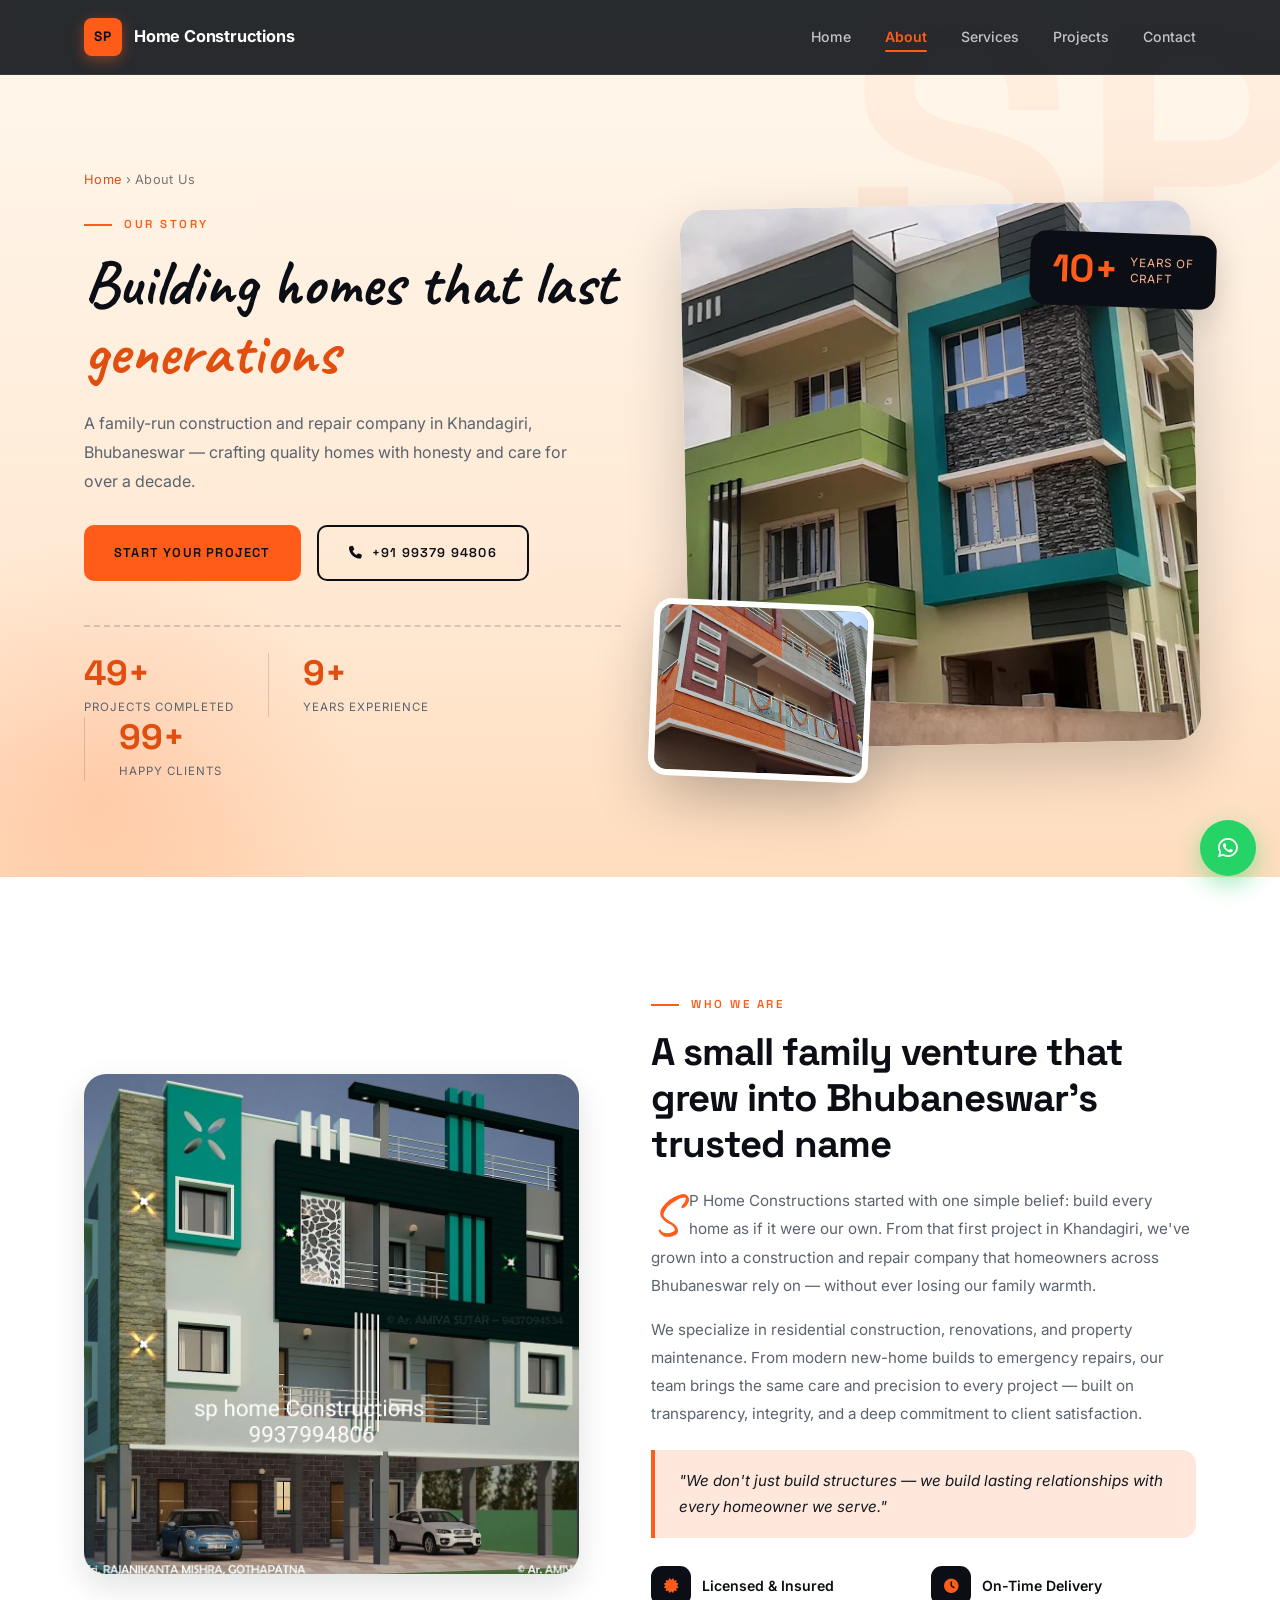
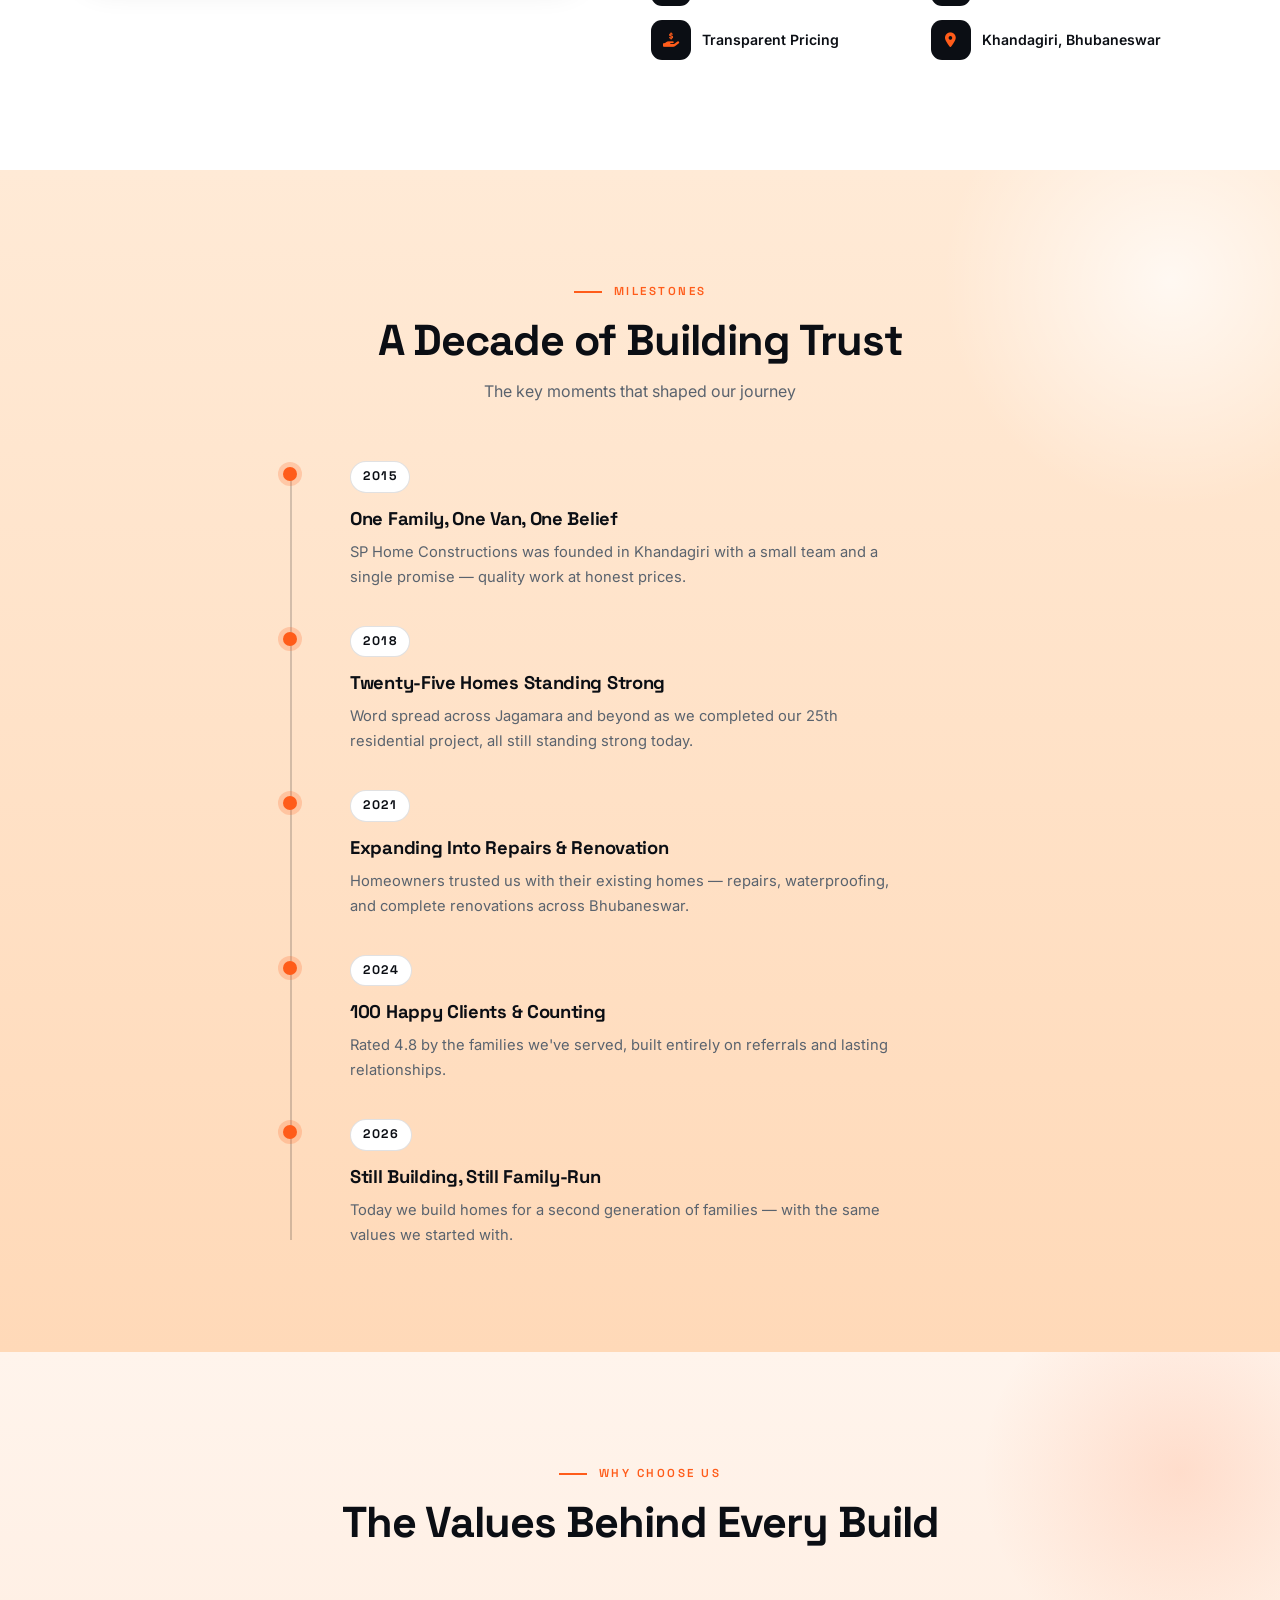
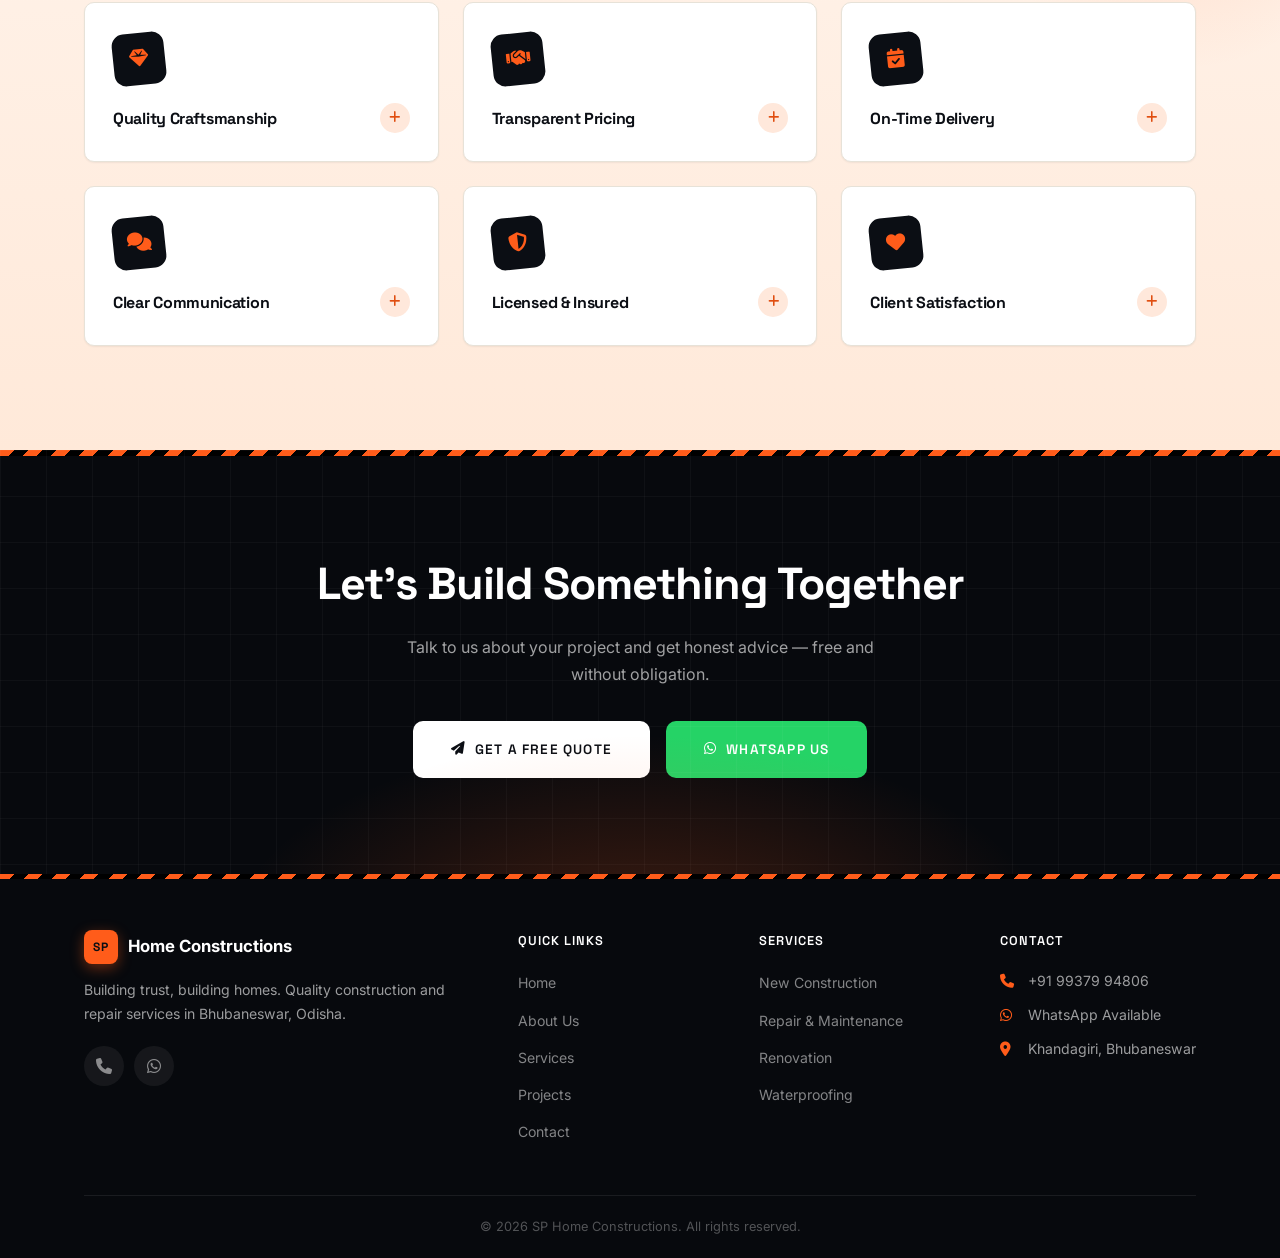
<file: about.html>
<!doctype html>
<html lang="en-IN">
  <head>
    <meta charset="UTF-8" />
    <meta name="viewport" content="width=device-width, initial-scale=1.0" />
    <title>About SP Home Constructions | Trusted Builders in Khandagiri, Bhubaneswar</title>
    <meta
      name="description"
      content="SP Home Constructions is a family-run construction company in Khandagiri, Bhubaneswar with 10+ years of experience, 50+ projects and 100+ happy clients. Learn our story."
    />
    <link rel="canonical" href="https://sp-home-constructions.vercel.app/about.html" />
    <meta property="og:type" content="website" />
    <meta property="og:title" content="About SP Home Constructions | Trusted Builders in Khandagiri, Bhubaneswar" />
    <meta
      property="og:description"
      content="Family-run construction company in Khandagiri, Bhubaneswar. 10+ years experience, 50+ projects, 100+ happy clients."
    />
    <meta property="og:url" content="https://sp-home-constructions.vercel.app/about.html" />
    <meta property="og:image" content="https://sp-home-constructions.vercel.app/images/about-1.webp" />
    <meta property="og:site_name" content="SP Home Constructions" />
    <meta property="og:locale" content="en_IN" />
    <meta name="twitter:card" content="summary_large_image" />
    <meta name="twitter:title" content="About SP Home Constructions | Trusted Builders in Khandagiri" />
    <meta name="twitter:description" content="Family-run construction company in Khandagiri, Bhubaneswar. 10+ years experience, 50+ projects." />
    <meta name="twitter:image" content="https://sp-home-constructions.vercel.app/images/about-1.webp" />
    <link rel="icon" type="image/svg+xml" href="images/favicon.svg" />
    <link rel="preconnect" href="https://fonts.googleapis.com" />
    <link rel="preconnect" href="https://fonts.gstatic.com" crossorigin />
    <link
      href="https://fonts.googleapis.com/css2?family=Inter:wght@300;400;500;600;700;800&display=swap"
      rel="stylesheet"
    />
    <link
      rel="stylesheet"
      href="https://cdnjs.cloudflare.com/ajax/libs/font-awesome/6.5.0/css/all.min.css"
    />
    <link rel="stylesheet" href="css/style.css" />
    <link rel="stylesheet" href="css/pages.css" />
    <script type="application/ld+json">
    {
      "@context": "https://schema.org",
      "@type": "AboutPage",
      "name": "About SP Home Constructions",
      "url": "https://sp-home-constructions.vercel.app/about.html",
      "mainEntity": {
        "@type": "HomeAndConstructionBusiness",
        "name": "SP Home Constructions",
        "description": "Family-run construction and repair service based in Khandagiri, Bhubaneswar, Odisha.",
        "url": "https://sp-home-constructions.vercel.app/",
        "telephone": "+919937994806",
        "address": {
          "@type": "PostalAddress",
          "streetAddress": "Plot 1578/2433, Ln 6, Bhaktamadhu Nagar, Jagamara",
          "addressLocality": "Bhubaneswar",
          "addressRegion": "Odisha",
          "postalCode": "751030",
          "addressCountry": "IN"
        }
      }
    }
    </script>
  </head>
  <body class="page-about">
    <!-- Header -->
    <header class="header" id="header">
      <div class="container">
        <a href="index.html" class="logo">
          <span class="logo-mark">SP</span>
          <span class="logo-text">Home Constructions</span>
        </a>
        <nav class="nav" id="nav">
          <ul>
            <li><a href="index.html">Home</a></li>
            <li><a href="about.html" class="active">About</a></li>
            <li><a href="services.html">Services</a></li>
            <li><a href="projects.html">Projects</a></li>
            <li><a href="contact.html">Contact</a></li>
          </ul>
        </nav>
        <button class="hamburger" id="hamburger" aria-label="Menu">
          <span></span><span></span><span></span>
        </button>
      </div>
    </header>

    <!-- About Hero -->
    <section class="about-hero">
      <div class="container">
        <div class="about-hero-grid">
          <div class="about-hero-text">
            <p class="breadcrumb"><a href="index.html">Home</a> &rsaquo; About Us</p>
            <span class="section-label">Our Story</span>
            <h1>Building homes that last <em>generations</em></h1>
            <p>
              A family-run construction and repair company in Khandagiri,
              Bhubaneswar — crafting quality homes with honesty and care for
              over a decade.
            </p>
            <div class="about-hero-actions">
              <a href="contact.html" class="btn btn-primary">
                Start Your Project
              </a>
              <a href="tel:+919937994806" class="btn btn-ghost">
                <i class="fas fa-phone"></i> +91 99379 94806
              </a>
            </div>
            <div class="about-hero-stats">
              <div class="about-hero-stat">
                <span class="stat-number" data-count="50">0</span>
                <span class="stat-label">Projects Completed</span>
              </div>
              <div class="about-hero-stat">
                <span class="stat-number" data-count="10">0</span>
                <span class="stat-label">Years Experience</span>
              </div>
              <div class="about-hero-stat">
                <span class="stat-number" data-count="100">0</span>
                <span class="stat-label">Happy Clients</span>
              </div>
            </div>
          </div>
          <div class="about-hero-visual">
            <div class="about-hero-img-main">
              <img
                src="images/about-1.webp"
                alt="SP Home Constructions residential project in Bhubaneswar"
              />
            </div>
            <div class="about-hero-img-accent">
              <img src="images/about-2.webp" alt="Construction detail work by SP Home Constructions" />
            </div>
            <div class="about-hero-badge">
              <strong>10+</strong>
              <span>Years of<br />Craft</span>
            </div>
          </div>
        </div>
      </div>
    </section>

    <!-- Story -->
    <section class="about-story">
      <div class="container">
        <div class="about-story-grid">
          <div class="about-story-visual">
            <img
              src="images/hero-bg.webp"
              alt="Construction site work by SP Home Constructions in Bhubaneswar"
            />
          </div>
          <div class="about-story-text">
            <span class="section-label">Who We Are</span>
            <h2>A small family venture that grew into Bhubaneswar's trusted name</h2>
            <p>
              SP Home Constructions started with one simple belief: build every
              home as if it were our own. From that first project in Khandagiri,
              we've grown into a construction and repair company that homeowners
              across Bhubaneswar rely on — without ever losing our family
              warmth.
            </p>
            <p>
              We specialize in residential construction, renovations, and
              property maintenance. From modern new-home builds to emergency
              repairs, our team brings the same care and precision to every
              project — built on transparency, integrity, and a deep commitment
              to client satisfaction.
            </p>
            <blockquote>
              "We don't just build structures — we build lasting relationships
              with every homeowner we serve."
            </blockquote>
            <div class="about-story-features">
              <div class="about-story-feature">
                <i class="fas fa-certificate"></i>
                <span>Licensed & Insured</span>
              </div>
              <div class="about-story-feature">
                <i class="fas fa-clock"></i>
                <span>On-Time Delivery</span>
              </div>
              <div class="about-story-feature">
                <i class="fas fa-hand-holding-usd"></i>
                <span>Transparent Pricing</span>
              </div>
              <div class="about-story-feature">
                <i class="fas fa-map-marker-alt"></i>
                <span>Khandagiri, Bhubaneswar</span>
              </div>
            </div>
          </div>
        </div>
      </div>
    </section>

    <!-- Milestones -->
    <section class="about-milestones">
      <div class="container">
        <div class="section-header">
          <span class="section-label">Milestones</span>
          <h2>A Decade of Building Trust</h2>
          <p>The key moments that shaped our journey</p>
        </div>
        <div class="milestone-list">
          <div class="milestone">
            <span class="milestone-year">2015</span>
            <h3>One Family, One Van, One Belief</h3>
            <p>
              SP Home Constructions was founded in Khandagiri with a small team
              and a single promise — quality work at honest prices.
            </p>
          </div>
          <div class="milestone">
            <span class="milestone-year">2018</span>
            <h3>Twenty-Five Homes Standing Strong</h3>
            <p>
              Word spread across Jagamara and beyond as we completed our 25th
              residential project, all still standing strong today.
            </p>
          </div>
          <div class="milestone">
            <span class="milestone-year">2021</span>
            <h3>Expanding Into Repairs & Renovation</h3>
            <p>
              Homeowners trusted us with their existing homes — repairs,
              waterproofing, and complete renovations across Bhubaneswar.
            </p>
          </div>
          <div class="milestone">
            <span class="milestone-year">2024</span>
            <h3>100 Happy Clients & Counting</h3>
            <p>
              Rated 4.8 by the families we've served, built entirely on
              referrals and lasting relationships.
            </p>
          </div>
          <div class="milestone">
            <span class="milestone-year">2026</span>
            <h3>Still Building, Still Family-Run</h3>
            <p>
              Today we build homes for a second generation of families — with
              the same values we started with.
            </p>
          </div>
        </div>
      </div>
    </section>

    <!-- Values -->
    <section class="section values">
      <div class="container">
        <div class="section-header">
          <span class="section-label">Why Choose Us</span>
          <h2>The Values Behind Every Build</h2>
        </div>
        <div class="values-grid">
          <div class="value-card" tabindex="0" role="button" aria-expanded="false">
            <div class="value-icon"><i class="fas fa-gem"></i></div>
            <div class="value-head">
              <h3>Quality Craftsmanship</h3>
              <i class="fas fa-plus value-toggle"></i>
            </div>
            <div class="value-body">
              <p>
                We use quality materials and proven techniques so your home
                stands strong for generations.
              </p>
            </div>
          </div>
          <div class="value-card" tabindex="0" role="button" aria-expanded="false">
            <div class="value-icon"><i class="fas fa-handshake"></i></div>
            <div class="value-head">
              <h3>Transparent Pricing</h3>
              <i class="fas fa-plus value-toggle"></i>
            </div>
            <div class="value-body">
              <p>
                Clear, honest quotations with no hidden costs. You know exactly
                what you're paying for.
              </p>
            </div>
          </div>
          <div class="value-card" tabindex="0" role="button" aria-expanded="false">
            <div class="value-icon"><i class="fas fa-calendar-check"></i></div>
            <div class="value-head">
              <h3>On-Time Delivery</h3>
              <i class="fas fa-plus value-toggle"></i>
            </div>
            <div class="value-body">
              <p>
                We respect your timeline and deliver projects on schedule,
                without compromising quality.
              </p>
            </div>
          </div>
          <div class="value-card" tabindex="0" role="button" aria-expanded="false">
            <div class="value-icon"><i class="fas fa-comments"></i></div>
            <div class="value-head">
              <h3>Clear Communication</h3>
              <i class="fas fa-plus value-toggle"></i>
            </div>
            <div class="value-body">
              <p>
                Regular updates and open lines of contact from first visit to
                final handover.
              </p>
            </div>
          </div>
          <div class="value-card" tabindex="0" role="button" aria-expanded="false">
            <div class="value-icon"><i class="fas fa-shield-alt"></i></div>
            <div class="value-head">
              <h3>Licensed & Insured</h3>
              <i class="fas fa-plus value-toggle"></i>
            </div>
            <div class="value-body">
              <p>
                Fully licensed and insured workmanship gives you complete peace
                of mind.
              </p>
            </div>
          </div>
          <div class="value-card" tabindex="0" role="button" aria-expanded="false">
            <div class="value-icon"><i class="fas fa-heart"></i></div>
            <div class="value-head">
              <h3>Client Satisfaction</h3>
              <i class="fas fa-plus value-toggle"></i>
            </div>
            <div class="value-body">
              <p>
                Rated 4.8 by homeowners across Bhubaneswar — our reputation is
                built on happy clients.
              </p>
            </div>
          </div>
        </div>
      </div>
    </section>

    <!-- CTA Banner -->
    <section class="cta-banner">
      <div class="container">
        <h2>Let's Build Something Together</h2>
        <p>
          Talk to us about your project and get honest advice — free and
          without obligation.
        </p>
        <div class="cta-actions">
          <a href="contact.html" class="btn btn-primary btn-lg">
            <i class="fas fa-paper-plane"></i> Get a Free Quote
          </a>
          <a
            href="https://wa.me/919937994806"
            target="_blank"
            class="btn btn-whatsapp btn-lg"
          >
            <i class="fab fa-whatsapp"></i> WhatsApp Us
          </a>
        </div>
      </div>
    </section>

    <!-- Footer -->
    <footer class="footer">
      <div class="container">
        <div class="footer-grid">
          <div class="footer-brand">
            <div class="footer-logo">
              <span class="logo-mark">SP</span>
              <span>Home Constructions</span>
            </div>
            <p>
              Building trust, building homes. Quality construction and repair
              services in Bhubaneswar, Odisha.
            </p>
            <div class="footer-social">
              <a href="tel:+919937994806" aria-label="Phone"
                ><i class="fas fa-phone"></i
              ></a>
              <a
                href="https://wa.me/919937994806"
                target="_blank"
                aria-label="WhatsApp"
                ><i class="fab fa-whatsapp"></i
              ></a>
            </div>
          </div>
          <div class="footer-links">
            <h4>Quick Links</h4>
            <ul>
              <li><a href="index.html">Home</a></li>
              <li><a href="about.html">About Us</a></li>
              <li><a href="services.html">Services</a></li>
              <li><a href="projects.html">Projects</a></li>
              <li><a href="contact.html">Contact</a></li>
            </ul>
          </div>
          <div class="footer-links">
            <h4>Services</h4>
            <ul>
              <li><a href="services/home-construction.html">New Construction</a></li>
              <li><a href="services/repair-maintenance.html">Repair & Maintenance</a></li>
              <li><a href="services/renovation.html">Renovation</a></li>
              <li><a href="services/waterproofing.html">Waterproofing</a></li>
            </ul>
          </div>
          <div class="footer-contact">
            <h4>Contact</h4>
            <p><i class="fas fa-phone"></i> +91 99379 94806</p>
            <p><i class="fab fa-whatsapp"></i> WhatsApp Available</p>
            <p><i class="fas fa-map-marker-alt"></i> Khandagiri, Bhubaneswar</p>
          </div>
        </div>
        <div class="footer-bottom">
          <p>&copy; 2026 SP Home Constructions. All rights reserved.</p>
        </div>
      </div>
    </footer>

    <!-- WhatsApp Float -->
    <a
      href="https://wa.me/919937994806?text=Hi%20SP%20Home%20Constructions!%20I'm%20interested%20in%20your%20services."
      target="_blank"
      class="whatsapp-float"
      aria-label="Chat on WhatsApp"
    >
      <i class="fab fa-whatsapp"></i>
    </a>

    <script src="js/script.js"></script>
  </body>
</html>
</file>
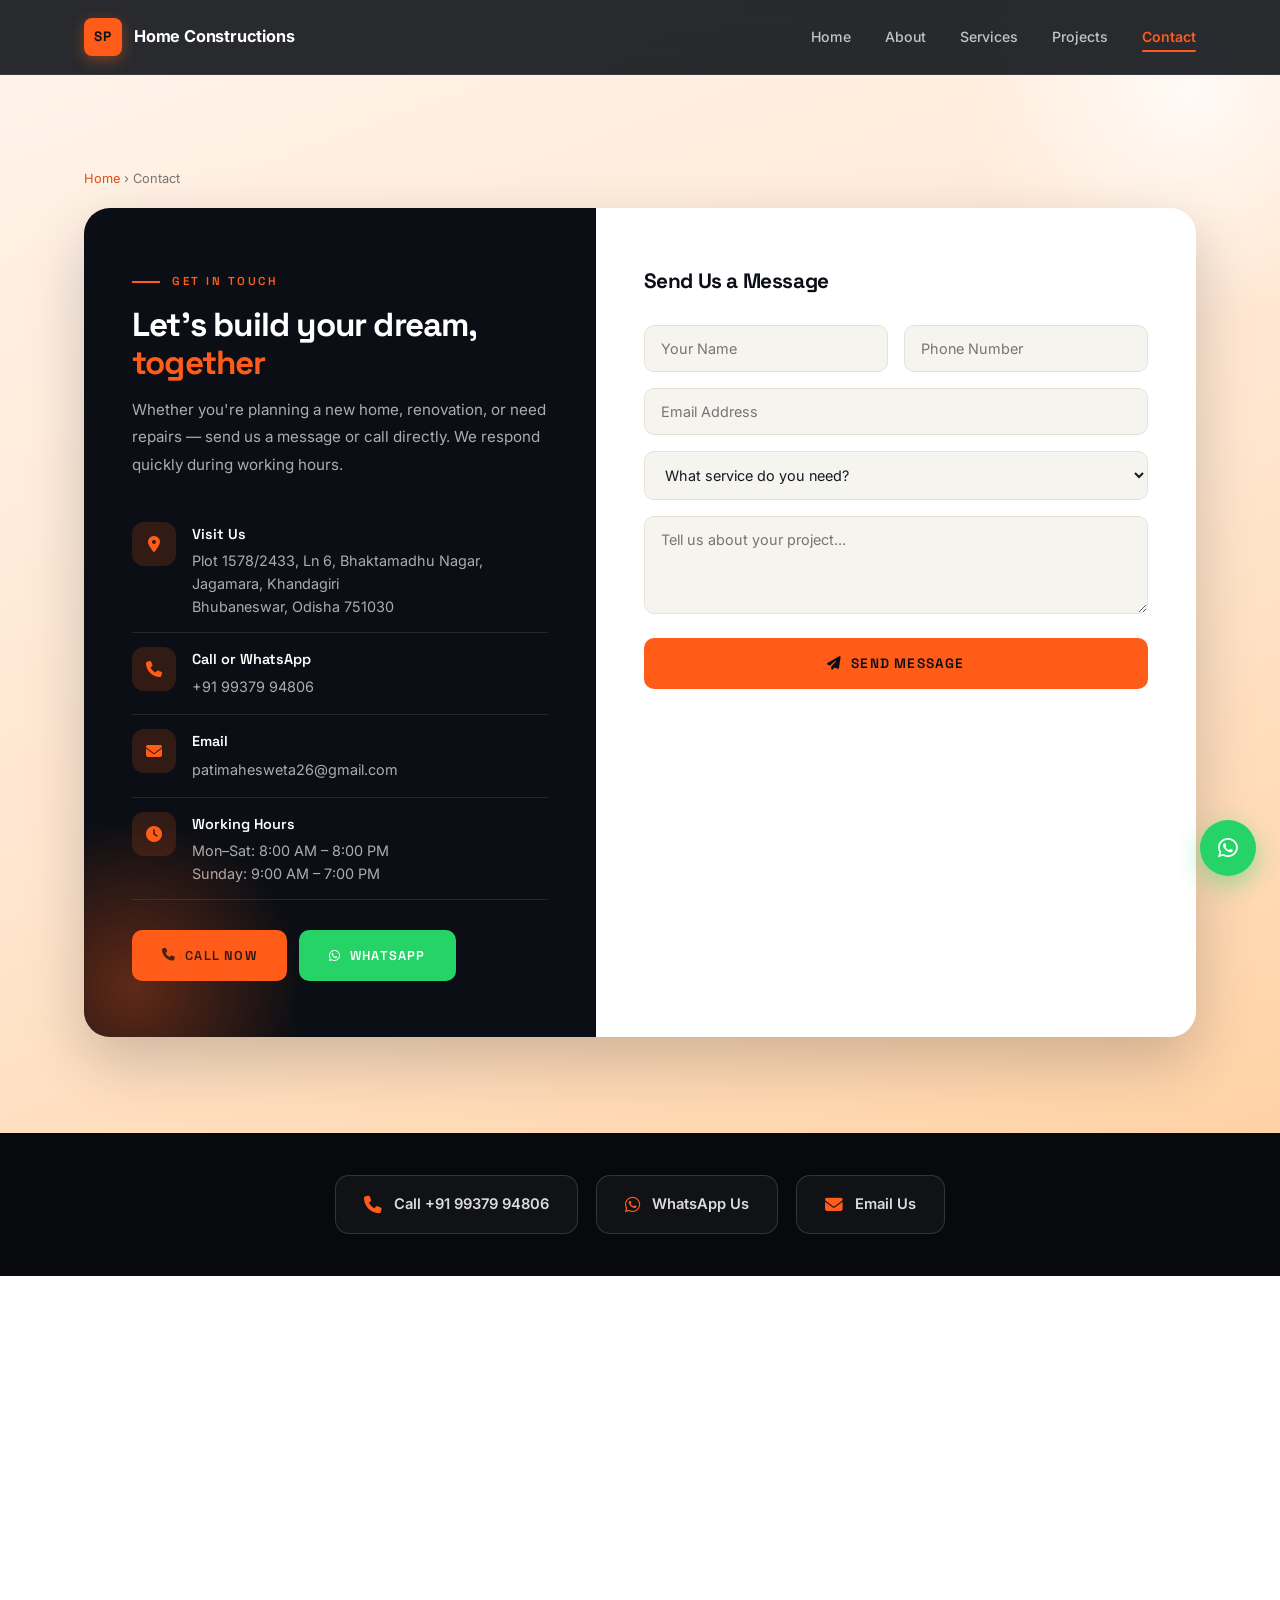
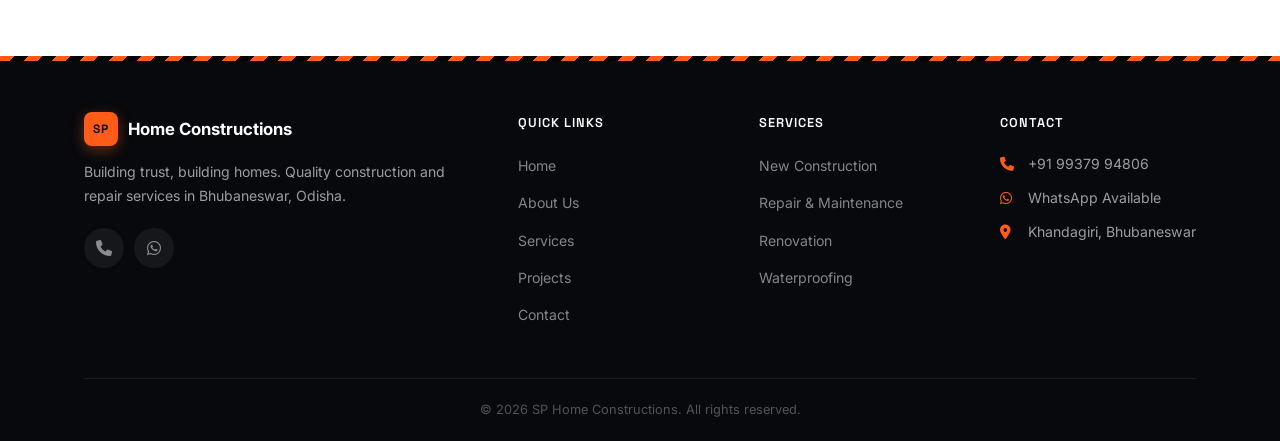
<file: contact.html>
<!doctype html>
<html lang="en-IN">
  <head>
    <meta charset="UTF-8" />
    <meta name="viewport" content="width=device-width, initial-scale=1.0" />
    <title>Contact SP Home Constructions | Khandagiri, Bhubaneswar</title>
    <meta
      name="description"
      content="Contact SP Home Constructions in Khandagiri, Bhubaneswar. Call +91 99379 94806, WhatsApp, or send a message. Mon–Sat 8AM–8PM, Sun 9AM–7PM. Free consultation."
    />
    <link rel="canonical" href="https://sp-home-constructions.vercel.app/contact.html" />
    <meta property="og:type" content="website" />
    <meta property="og:title" content="Contact SP Home Constructions | Khandagiri, Bhubaneswar" />
    <meta
      property="og:description"
      content="Call +91 99379 94806 or send a message. Free consultation for construction, renovation, and repair in Bhubaneswar."
    />
    <meta property="og:url" content="https://sp-home-constructions.vercel.app/contact.html" />
    <meta property="og:image" content="https://sp-home-constructions.vercel.app/images/hero-bg.webp" />
    <meta property="og:site_name" content="SP Home Constructions" />
    <meta property="og:locale" content="en_IN" />
    <meta name="twitter:card" content="summary_large_image" />
    <meta name="twitter:title" content="Contact SP Home Constructions | Khandagiri, Bhubaneswar" />
    <meta name="twitter:description" content="Call +91 99379 94806 or send a message. Free consultation." />
    <meta name="twitter:image" content="https://sp-home-constructions.vercel.app/images/hero-bg.webp" />
    <link rel="icon" type="image/svg+xml" href="images/favicon.svg" />
    <link rel="preconnect" href="https://fonts.googleapis.com" />
    <link rel="preconnect" href="https://fonts.gstatic.com" crossorigin />
    <link
      href="https://fonts.googleapis.com/css2?family=Inter:wght@300;400;500;600;700;800&display=swap"
      rel="stylesheet"
    />
    <link
      rel="stylesheet"
      href="https://cdnjs.cloudflare.com/ajax/libs/font-awesome/6.5.0/css/all.min.css"
    />
    <link rel="stylesheet" href="css/style.css" />
    <link rel="stylesheet" href="css/pages.css" />
    <script type="application/ld+json">
    {
      "@context": "https://schema.org",
      "@type": "ContactPage",
      "name": "Contact SP Home Constructions",
      "url": "https://sp-home-constructions.vercel.app/contact.html",
      "mainEntity": {
        "@type": "HomeAndConstructionBusiness",
        "name": "SP Home Constructions",
        "url": "https://sp-home-constructions.vercel.app/",
        "telephone": "+919937994806",
        "email": "patimahesweta26@gmail.com",
        "address": {
          "@type": "PostalAddress",
          "streetAddress": "Plot 1578/2433, Ln 6, Bhaktamadhu Nagar, Jagamara",
          "addressLocality": "Bhubaneswar",
          "addressRegion": "Odisha",
          "postalCode": "751030",
          "addressCountry": "IN"
        },
        "openingHoursSpecification": [
          {
            "@type": "OpeningHoursSpecification",
            "dayOfWeek": ["Monday", "Tuesday", "Wednesday", "Thursday", "Friday", "Saturday"],
            "opens": "08:00",
            "closes": "20:00"
          },
          {
            "@type": "OpeningHoursSpecification",
            "dayOfWeek": "Sunday",
            "opens": "09:00",
            "closes": "19:00"
          }
        ]
      }
    }
    </script>
  </head>
  <body class="page-contact">
    <!-- Header -->
    <header class="header" id="header">
      <div class="container">
        <a href="index.html" class="logo">
          <span class="logo-mark">SP</span>
          <span class="logo-text">Home Constructions</span>
        </a>
        <nav class="nav" id="nav">
          <ul>
            <li><a href="index.html">Home</a></li>
            <li><a href="about.html">About</a></li>
            <li><a href="services.html">Services</a></li>
            <li><a href="projects.html">Projects</a></li>
            <li><a href="contact.html" class="active">Contact</a></li>
          </ul>
        </nav>
        <button class="hamburger" id="hamburger" aria-label="Menu">
          <span></span><span></span><span></span>
        </button>
      </div>
    </header>

    <!-- Contact Split -->
    <section class="contact-hero">
      <div class="container">
        <p class="breadcrumb breadcrumb-light"><a href="index.html">Home</a> &rsaquo; Contact</p>
        <div class="contact-split">
          <div class="contact-panel">
            <span class="section-label">Get in Touch</span>
            <h2>Let's build your dream, <em>together</em></h2>
            <p>
              Whether you're planning a new home, renovation, or need repairs —
              send us a message or call directly. We respond quickly during
              working hours.
            </p>
            <ul class="contact-panel-list">
              <li class="contact-panel-item">
                <i class="fas fa-map-marker-alt"></i>
                <div>
                  <h4>Visit Us</h4>
                  <p>
                    Plot 1578/2433, Ln 6, Bhaktamadhu Nagar,<br />Jagamara,
                    Khandagiri<br />Bhubaneswar, Odisha 751030
                  </p>
                </div>
              </li>
              <li class="contact-panel-item">
                <i class="fas fa-phone"></i>
                <div>
                  <h4>Call or WhatsApp</h4>
                  <a href="tel:+919937994806">+91 99379 94806</a>
                </div>
              </li>
              <li class="contact-panel-item">
                <i class="fas fa-envelope"></i>
                <div>
                  <h4>Email</h4>
                  <a href="mailto:patimahesweta26@gmail.com">patimahesweta26@gmail.com</a>
                </div>
              </li>
              <li class="contact-panel-item">
                <i class="fas fa-clock"></i>
                <div>
                  <h4>Working Hours</h4>
                  <p>Mon–Sat: 8:00 AM – 8:00 PM<br />Sunday: 9:00 AM – 7:00 PM</p>
                </div>
              </li>
            </ul>
            <div class="contact-panel-actions">
              <a href="tel:+919937994806" class="btn btn-call">
                <i class="fas fa-phone"></i> Call Now
              </a>
              <a
                href="https://wa.me/919937994806"
                target="_blank"
                class="btn btn-whatsapp"
              >
                <i class="fab fa-whatsapp"></i> WhatsApp
              </a>
            </div>
          </div>
          <form class="contact-form-wrap" id="contactForm">
            <span class="form-title">Send Us a Message</span>
            <div class="form-row">
              <input type="text" placeholder="Your Name" required />
              <input type="tel" placeholder="Phone Number" required />
            </div>
            <input type="email" placeholder="Email Address" />
            <select>
              <option value="">What service do you need?</option>
              <option>New Home Construction</option>
              <option>Repair & Maintenance</option>
              <option>Renovation & Remodeling</option>
              <option>Design & Planning</option>
              <option>Waterproofing</option>
              <option>Other</option>
            </select>
            <textarea
              placeholder="Tell us about your project..."
              rows="4"
              required
            ></textarea>
            <button type="submit" class="btn btn-primary btn-lg">
              <i class="fas fa-paper-plane"></i> Send Message
            </button>
            <div id="formStatus" class="form-status" role="status"></div>
          </form>
        </div>
      </div>
    </section>

    <!-- Quick Actions -->
    <section class="contact-strip">
      <div class="container">
        <a href="tel:+919937994806" class="contact-strip-item">
          <i class="fas fa-phone"></i> Call +91 99379 94806
        </a>
        <a
          href="https://wa.me/919937994806"
          target="_blank"
          class="contact-strip-item"
        >
          <i class="fab fa-whatsapp"></i> WhatsApp Us
        </a>
        <a href="mailto:patimahesweta26@gmail.com" class="contact-strip-item">
          <i class="fas fa-envelope"></i> Email Us
        </a>
      </div>
    </section>

    <!-- Map -->
    <div class="map">
      <iframe
        src="https://www.google.com/maps/embed/v1/place?key=AIzaSyBFw0Qbyq9zTFTd-tUY6dZWTgaQzuU17R8&q=SP+Home+Constructions+Bhubaneswar&center=20.2595,85.8431&zoom=15"
        allowfullscreen
        loading="lazy"
        title="SP Home Constructions Location in Bhubaneswar"
      >
      </iframe>
    </div>

    <!-- Footer -->
    <footer class="footer">
      <div class="container">
        <div class="footer-grid">
          <div class="footer-brand">
            <div class="footer-logo">
              <span class="logo-mark">SP</span>
              <span>Home Constructions</span>
            </div>
            <p>
              Building trust, building homes. Quality construction and repair
              services in Bhubaneswar, Odisha.
            </p>
            <div class="footer-social">
              <a href="tel:+919937994806" aria-label="Phone"
                ><i class="fas fa-phone"></i
              ></a>
              <a
                href="https://wa.me/919937994806"
                target="_blank"
                aria-label="WhatsApp"
                ><i class="fab fa-whatsapp"></i
              ></a>
            </div>
          </div>
          <div class="footer-links">
            <h4>Quick Links</h4>
            <ul>
              <li><a href="index.html">Home</a></li>
              <li><a href="about.html">About Us</a></li>
              <li><a href="services.html">Services</a></li>
              <li><a href="projects.html">Projects</a></li>
              <li><a href="contact.html">Contact</a></li>
            </ul>
          </div>
          <div class="footer-links">
            <h4>Services</h4>
            <ul>
              <li><a href="services/home-construction.html">New Construction</a></li>
              <li><a href="services/repair-maintenance.html">Repair & Maintenance</a></li>
              <li><a href="services/renovation.html">Renovation</a></li>
              <li><a href="services/waterproofing.html">Waterproofing</a></li>
            </ul>
          </div>
          <div class="footer-contact">
            <h4>Contact</h4>
            <p><i class="fas fa-phone"></i> +91 99379 94806</p>
            <p><i class="fab fa-whatsapp"></i> WhatsApp Available</p>
            <p><i class="fas fa-map-marker-alt"></i> Khandagiri, Bhubaneswar</p>
          </div>
        </div>
        <div class="footer-bottom">
          <p>&copy; 2026 SP Home Constructions. All rights reserved.</p>
        </div>
      </div>
    </footer>

    <!-- WhatsApp Float -->
    <a
      href="https://wa.me/919937994806?text=Hi%20SP%20Home%20Constructions!%20I'm%20interested%20in%20your%20services."
      target="_blank"
      class="whatsapp-float"
      aria-label="Chat on WhatsApp"
    >
      <i class="fab fa-whatsapp"></i>
    </a>

    <script src="js/script.js"></script>
  </body>
</html>
</file>
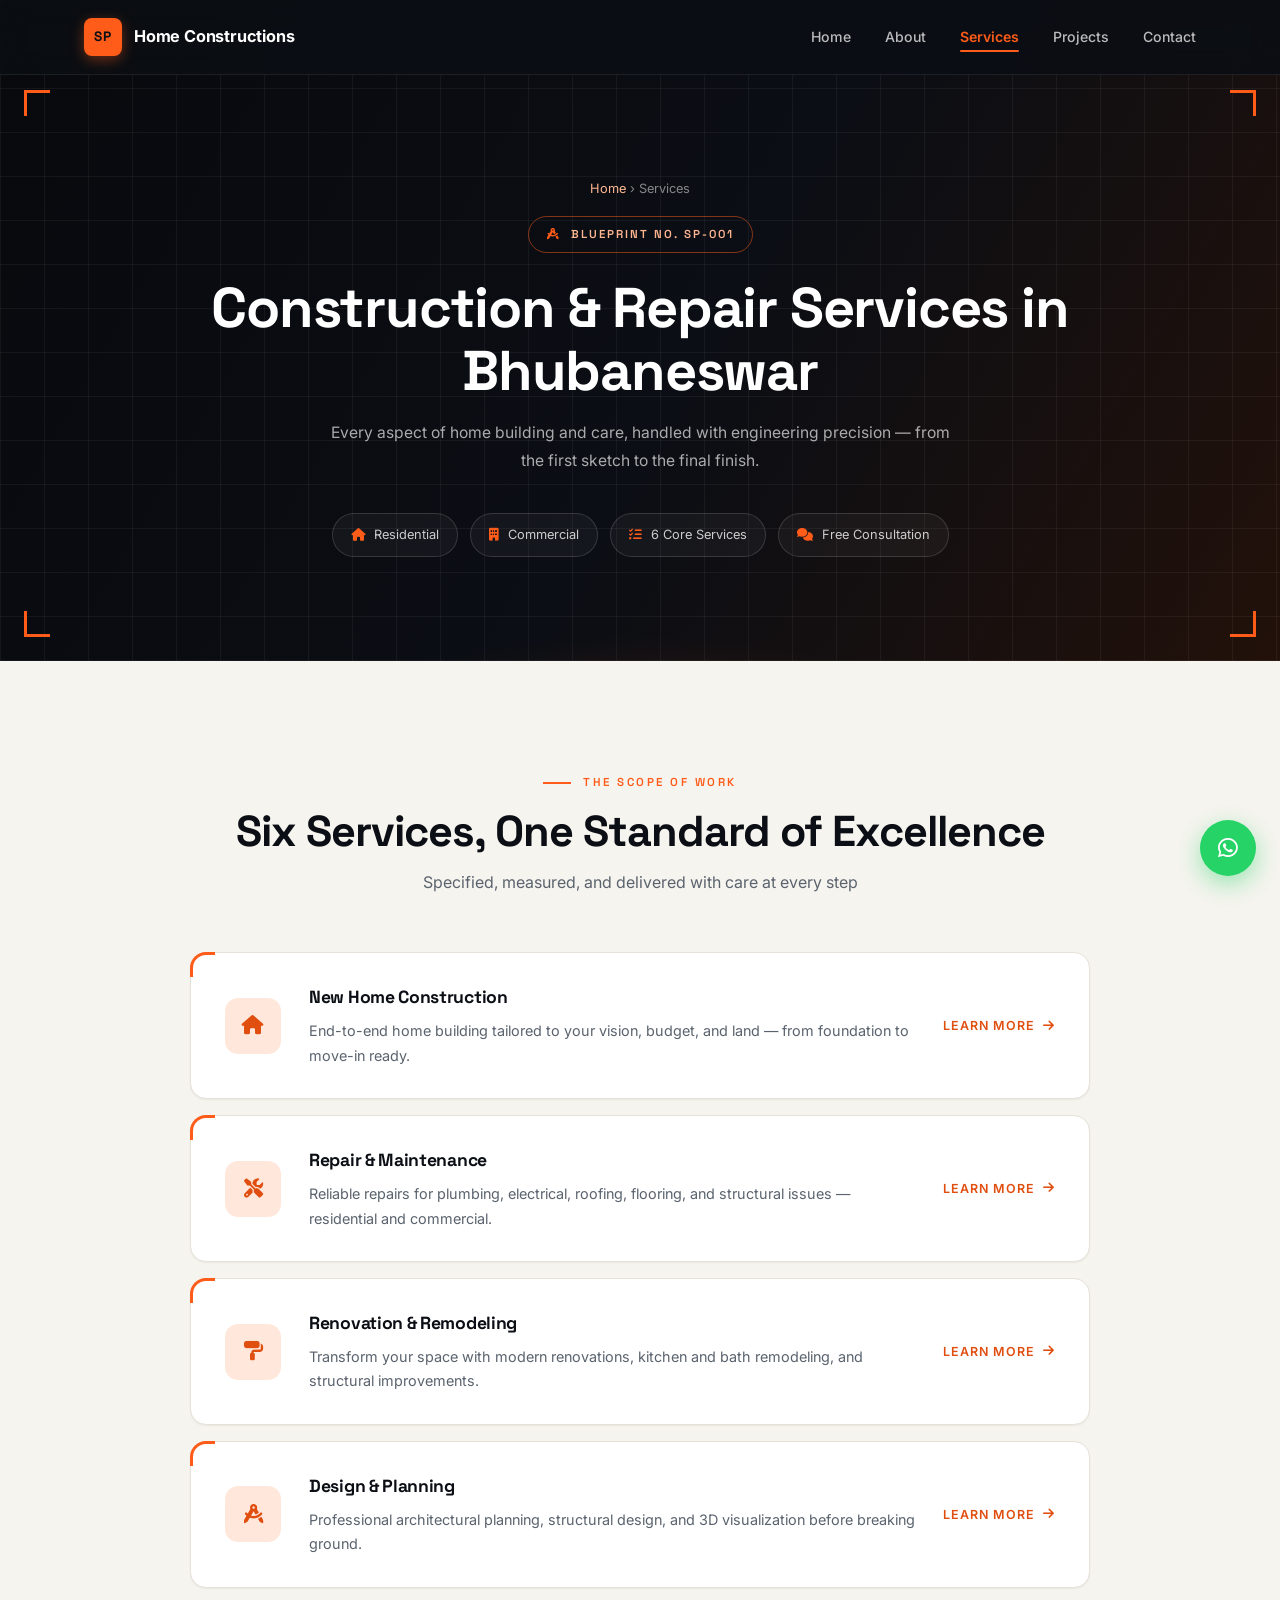
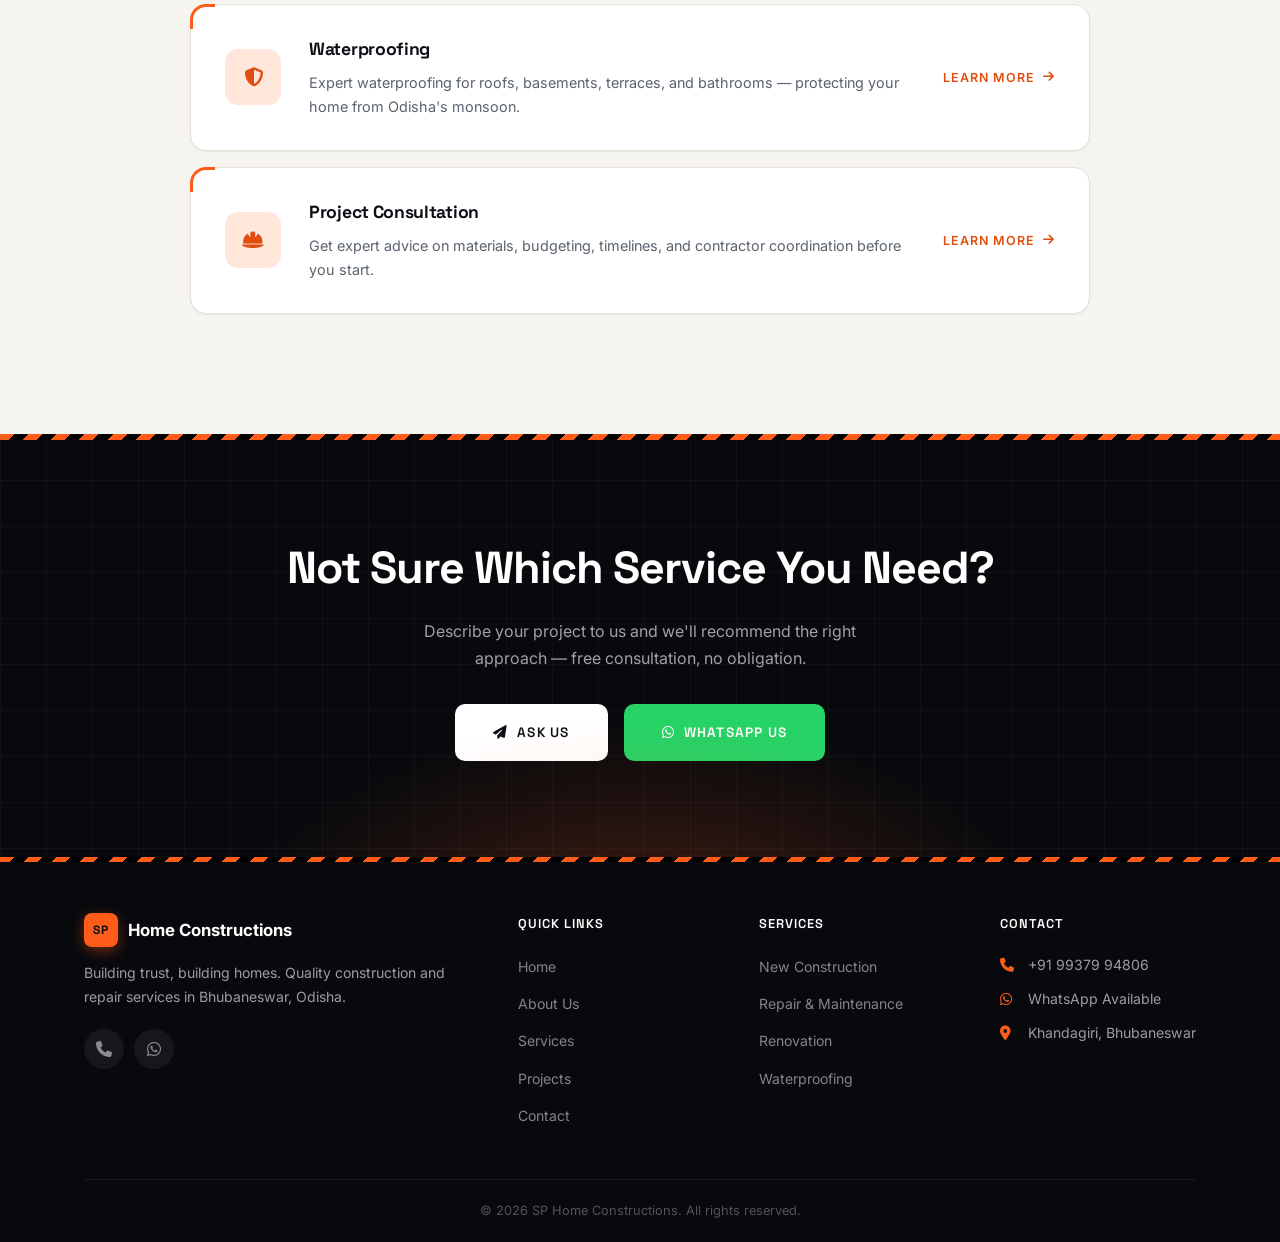
<file: services.html>
<!doctype html>
<html lang="en-IN">
  <head>
    <meta charset="UTF-8" />
    <meta name="viewport" content="width=device-width, initial-scale=1.0" />
    <title>Construction & Repair Services in Bhubaneswar | SP Home Constructions</title>
    <meta
      name="description"
      content="Explore construction and repair services in Bhubaneswar: new home construction, renovation, waterproofing, repair & maintenance, design & planning. Call +91 99379 94806."
    />
    <link rel="canonical" href="https://sp-home-constructions.vercel.app/services.html" />
    <meta property="og:type" content="website" />
    <meta property="og:title" content="Construction & Repair Services in Bhubaneswar | SP Home Constructions" />
    <meta
      property="og:description"
      content="New home construction, renovation, waterproofing, repair & maintenance, design & planning in Bhubaneswar. Free consultation."
    />
    <meta property="og:url" content="https://sp-home-constructions.vercel.app/services.html" />
    <meta property="og:image" content="https://sp-home-constructions.vercel.app/images/project-a.webp" />
    <meta property="og:site_name" content="SP Home Constructions" />
    <meta property="og:locale" content="en_IN" />
    <meta name="twitter:card" content="summary_large_image" />
    <meta name="twitter:title" content="Construction & Repair Services in Bhubaneswar" />
    <meta name="twitter:description" content="New construction, renovation, waterproofing & repair services in Bhubaneswar." />
    <meta name="twitter:image" content="https://sp-home-constructions.vercel.app/images/project-a.webp" />
    <link rel="icon" type="image/svg+xml" href="images/favicon.svg" />
    <link rel="preconnect" href="https://fonts.googleapis.com" />
    <link rel="preconnect" href="https://fonts.gstatic.com" crossorigin />
    <link
      href="https://fonts.googleapis.com/css2?family=Inter:wght@300;400;500;600;700;800&display=swap"
      rel="stylesheet"
    />
    <link
      rel="stylesheet"
      href="https://cdnjs.cloudflare.com/ajax/libs/font-awesome/6.5.0/css/all.min.css"
    />
    <link rel="stylesheet" href="css/style.css" />
    <link rel="stylesheet" href="css/pages.css" />
    <script type="application/ld+json">
    {
      "@context": "https://schema.org",
      "@type": "ItemList",
      "name": "Construction & Repair Services in Bhubaneswar",
      "url": "https://sp-home-constructions.vercel.app/services.html",
      "itemListElement": [
        { "@type": "ListItem", "position": 1, "name": "New Home Construction", "url": "https://sp-home-constructions.vercel.app/services/home-construction.html" },
        { "@type": "ListItem", "position": 2, "name": "Repair & Maintenance", "url": "https://sp-home-constructions.vercel.app/services/repair-maintenance.html" },
        { "@type": "ListItem", "position": 3, "name": "Renovation & Remodeling", "url": "https://sp-home-constructions.vercel.app/services/renovation.html" },
        { "@type": "ListItem", "position": 4, "name": "Design & Planning", "url": "https://sp-home-constructions.vercel.app/services/design-planning.html" },
        { "@type": "ListItem", "position": 5, "name": "Waterproofing", "url": "https://sp-home-constructions.vercel.app/services/waterproofing.html" },
        { "@type": "ListItem", "position": 6, "name": "Project Consultation", "url": "https://sp-home-constructions.vercel.app/services/project-consultation.html" }
      ]
    }
    </script>
  </head>
  <body class="page-services">
    <!-- Header -->
    <header class="header" id="header">
      <div class="container">
        <a href="index.html" class="logo">
          <span class="logo-mark">SP</span>
          <span class="logo-text">Home Constructions</span>
        </a>
        <nav class="nav" id="nav">
          <ul>
            <li><a href="index.html">Home</a></li>
            <li><a href="about.html">About</a></li>
            <li><a href="services.html" class="active">Services</a></li>
            <li><a href="projects.html">Projects</a></li>
            <li><a href="contact.html">Contact</a></li>
          </ul>
        </nav>
        <button class="hamburger" id="hamburger" aria-label="Menu">
          <span></span><span></span><span></span>
        </button>
      </div>
    </header>

    <!-- Blueprint Hero -->
    <section class="svc-hero">
      <span class="svc-corner svc-corner-tl"></span>
      <span class="svc-corner svc-corner-tr"></span>
      <span class="svc-corner svc-corner-bl"></span>
      <span class="svc-corner svc-corner-br"></span>
      <div class="container">
        <p class="breadcrumb"><a href="index.html">Home</a> &rsaquo; Services</p>
        <span class="svc-hero-tag"><i class="fas fa-drafting-compass"></i> Blueprint No. SP-001</span>
        <h1>Construction & Repair Services in Bhubaneswar</h1>
        <p>
          Every aspect of home building and care, handled with engineering
          precision — from the first sketch to the final finish.
        </p>
        <div class="svc-hero-specs">
          <a href="#svcList" class="svc-spec"><i class="fas fa-home"></i> Residential</a>
          <a href="services/repair-maintenance.html" class="svc-spec"><i class="fas fa-building"></i> Commercial</a>
          <a href="#svcList" class="svc-spec"><i class="fas fa-tasks"></i> 6 Core Services</a>
          <a href="contact.html" class="svc-spec"><i class="fas fa-comments"></i> Free Consultation</a>
        </div>
      </div>
    </section>

    <!-- Services -->
    <section class="svc-list" id="svcList">
      <div class="container">
        <div class="section-header">
          <span class="section-label">The Scope of Work</span>
          <h2>Six Services, One Standard of Excellence</h2>
          <p>Specified, measured, and delivered with care at every step</p>
        </div>
        <div class="svc-rows">
          <div class="svc-row">
            <div class="svc-row-icon"><i class="fas fa-home"></i></div>
            <div class="svc-row-body">
              <h3>New Home Construction</h3>
              <p>
                End-to-end home building tailored to your vision, budget, and land
                — from foundation to move-in ready.
              </p>
            </div>
            <a href="services/home-construction.html" class="svc-row-link">Learn More <i class="fas fa-arrow-right"></i></a>
          </div>
          <div class="svc-row">
            <div class="svc-row-icon"><i class="fas fa-tools"></i></div>
            <div class="svc-row-body">
              <h3>Repair & Maintenance</h3>
              <p>
                Reliable repairs for plumbing, electrical, roofing, flooring, and
                structural issues — residential and commercial.
              </p>
            </div>
            <a href="services/repair-maintenance.html" class="svc-row-link">Learn More <i class="fas fa-arrow-right"></i></a>
          </div>
          <div class="svc-row">
            <div class="svc-row-icon"><i class="fas fa-paint-roller"></i></div>
            <div class="svc-row-body">
              <h3>Renovation & Remodeling</h3>
              <p>
                Transform your space with modern renovations, kitchen and bath
                remodeling, and structural improvements.
              </p>
            </div>
            <a href="services/renovation.html" class="svc-row-link">Learn More <i class="fas fa-arrow-right"></i></a>
          </div>
          <div class="svc-row">
            <div class="svc-row-icon"><i class="fas fa-drafting-compass"></i></div>
            <div class="svc-row-body">
              <h3>Design & Planning</h3>
              <p>
                Professional architectural planning, structural design, and 3D
                visualization before breaking ground.
              </p>
            </div>
            <a href="services/design-planning.html" class="svc-row-link">Learn More <i class="fas fa-arrow-right"></i></a>
          </div>
          <div class="svc-row">
            <div class="svc-row-icon"><i class="fas fa-shield-alt"></i></div>
            <div class="svc-row-body">
              <h3>Waterproofing</h3>
              <p>
                Expert waterproofing for roofs, basements, terraces, and bathrooms
                — protecting your home from Odisha's monsoon.
              </p>
            </div>
            <a href="services/waterproofing.html" class="svc-row-link">Learn More <i class="fas fa-arrow-right"></i></a>
          </div>
          <div class="svc-row">
            <div class="svc-row-icon"><i class="fas fa-hard-hat"></i></div>
            <div class="svc-row-body">
              <h3>Project Consultation</h3>
              <p>
                Get expert advice on materials, budgeting, timelines, and
                contractor coordination before you start.
              </p>
            </div>
            <a href="services/project-consultation.html" class="svc-row-link">Learn More <i class="fas fa-arrow-right"></i></a>
          </div>
        </div>
      </div>
    </section>

    <!-- CTA Banner -->
    <section class="cta-banner">
      <div class="container">
        <h2>Not Sure Which Service You Need?</h2>
        <p>
          Describe your project to us and we'll recommend the right approach —
          free consultation, no obligation.
        </p>
        <div class="cta-actions">
          <a href="contact.html" class="btn btn-primary btn-lg">
            <i class="fas fa-paper-plane"></i> Ask Us
          </a>
          <a
            href="https://wa.me/919937994806"
            target="_blank"
            class="btn btn-whatsapp btn-lg"
          >
            <i class="fab fa-whatsapp"></i> WhatsApp Us
          </a>
        </div>
      </div>
    </section>

    <!-- Footer -->
    <footer class="footer">
      <div class="container">
        <div class="footer-grid">
          <div class="footer-brand">
            <div class="footer-logo">
              <span class="logo-mark">SP</span>
              <span>Home Constructions</span>
            </div>
            <p>
              Building trust, building homes. Quality construction and repair
              services in Bhubaneswar, Odisha.
            </p>
            <div class="footer-social">
              <a href="tel:+919937994806" aria-label="Phone"
                ><i class="fas fa-phone"></i
              ></a>
              <a
                href="https://wa.me/919937994806"
                target="_blank"
                aria-label="WhatsApp"
                ><i class="fab fa-whatsapp"></i
              ></a>
            </div>
          </div>
          <div class="footer-links">
            <h4>Quick Links</h4>
            <ul>
              <li><a href="index.html">Home</a></li>
              <li><a href="about.html">About Us</a></li>
              <li><a href="services.html">Services</a></li>
              <li><a href="projects.html">Projects</a></li>
              <li><a href="contact.html">Contact</a></li>
            </ul>
          </div>
          <div class="footer-links">
            <h4>Services</h4>
            <ul>
              <li><a href="services/home-construction.html">New Construction</a></li>
              <li><a href="services/repair-maintenance.html">Repair & Maintenance</a></li>
              <li><a href="services/renovation.html">Renovation</a></li>
              <li><a href="services/waterproofing.html">Waterproofing</a></li>
            </ul>
          </div>
          <div class="footer-contact">
            <h4>Contact</h4>
            <p><i class="fas fa-phone"></i> +91 99379 94806</p>
            <p><i class="fab fa-whatsapp"></i> WhatsApp Available</p>
            <p><i class="fas fa-map-marker-alt"></i> Khandagiri, Bhubaneswar</p>
          </div>
        </div>
        <div class="footer-bottom">
          <p>&copy; 2026 SP Home Constructions. All rights reserved.</p>
        </div>
      </div>
    </footer>

    <!-- WhatsApp Float -->
    <a
      href="https://wa.me/919937994806?text=Hi%20SP%20Home%20Constructions!%20I'm%20interested%20in%20your%20services."
      target="_blank"
      class="whatsapp-float"
      aria-label="Chat on WhatsApp"
    >
      <i class="fab fa-whatsapp"></i>
    </a>

    <script src="js/script.js"></script>
  </body>
</html>
</file>
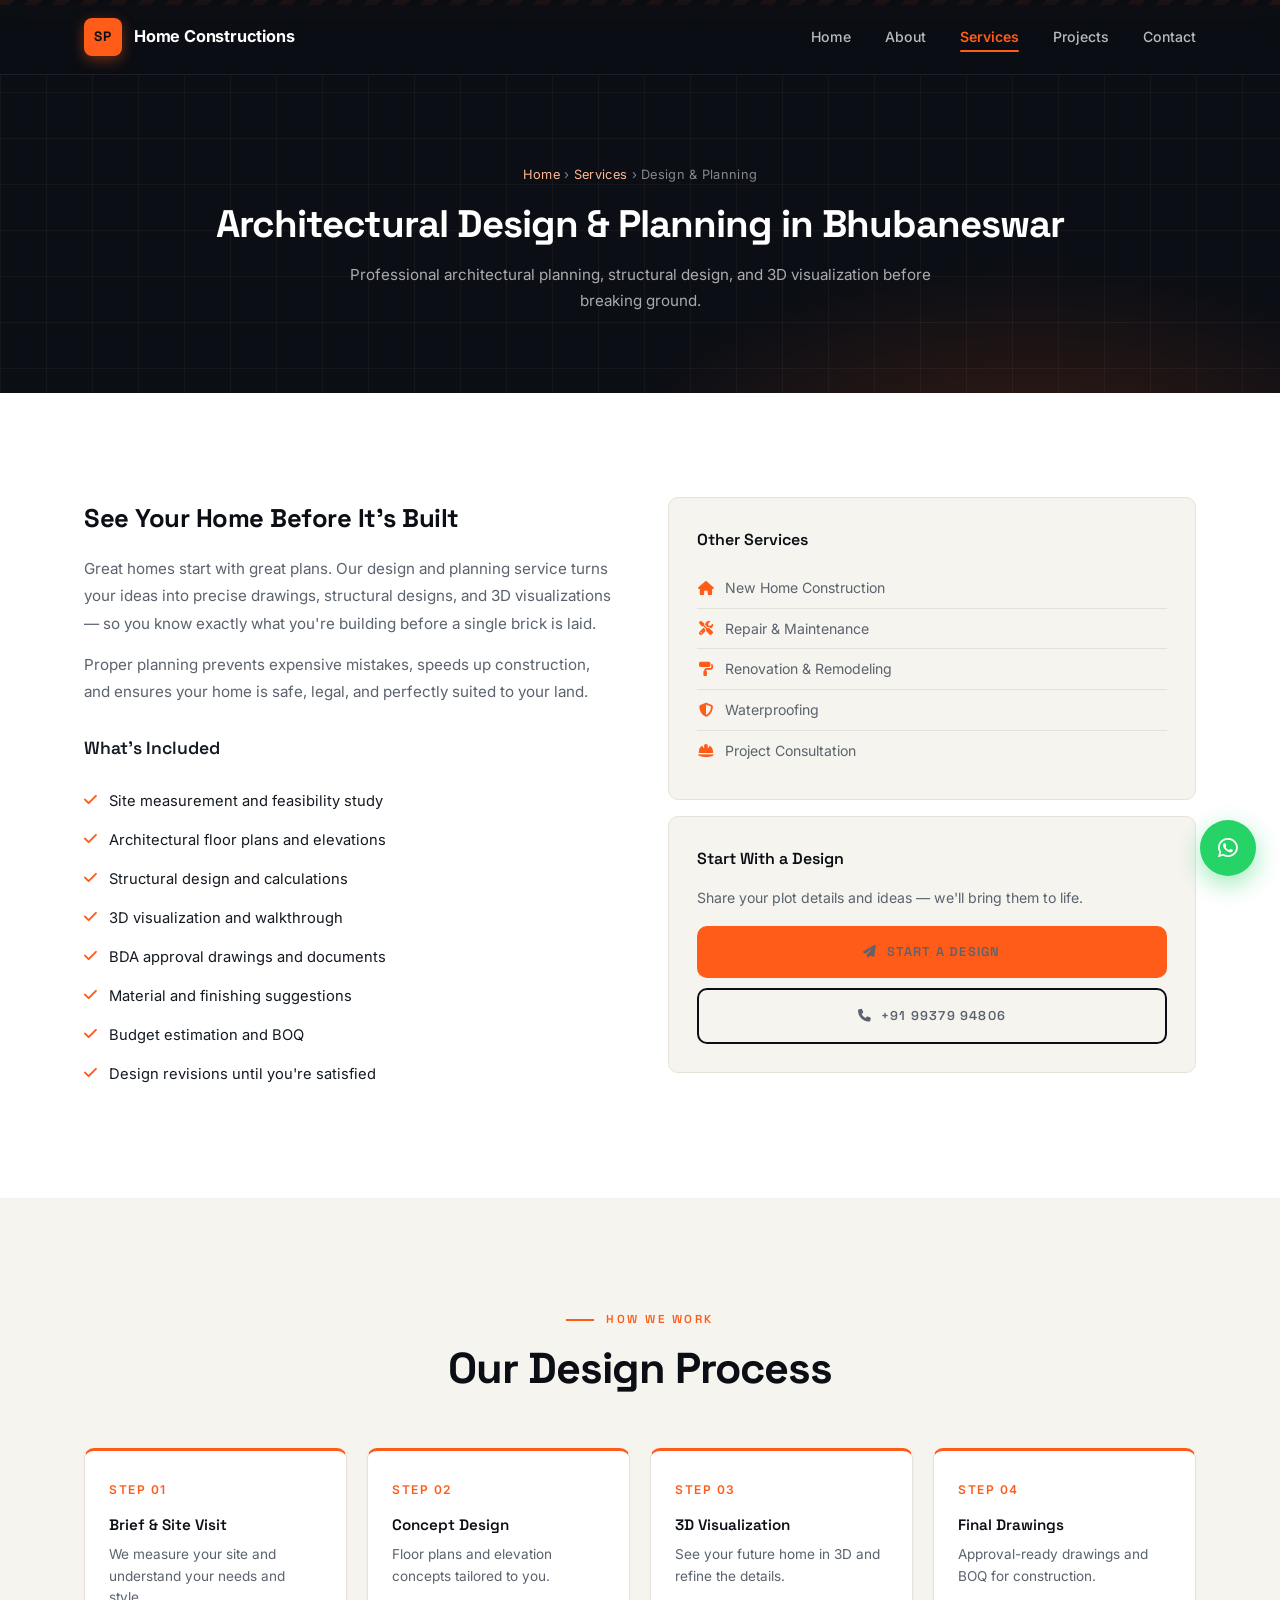
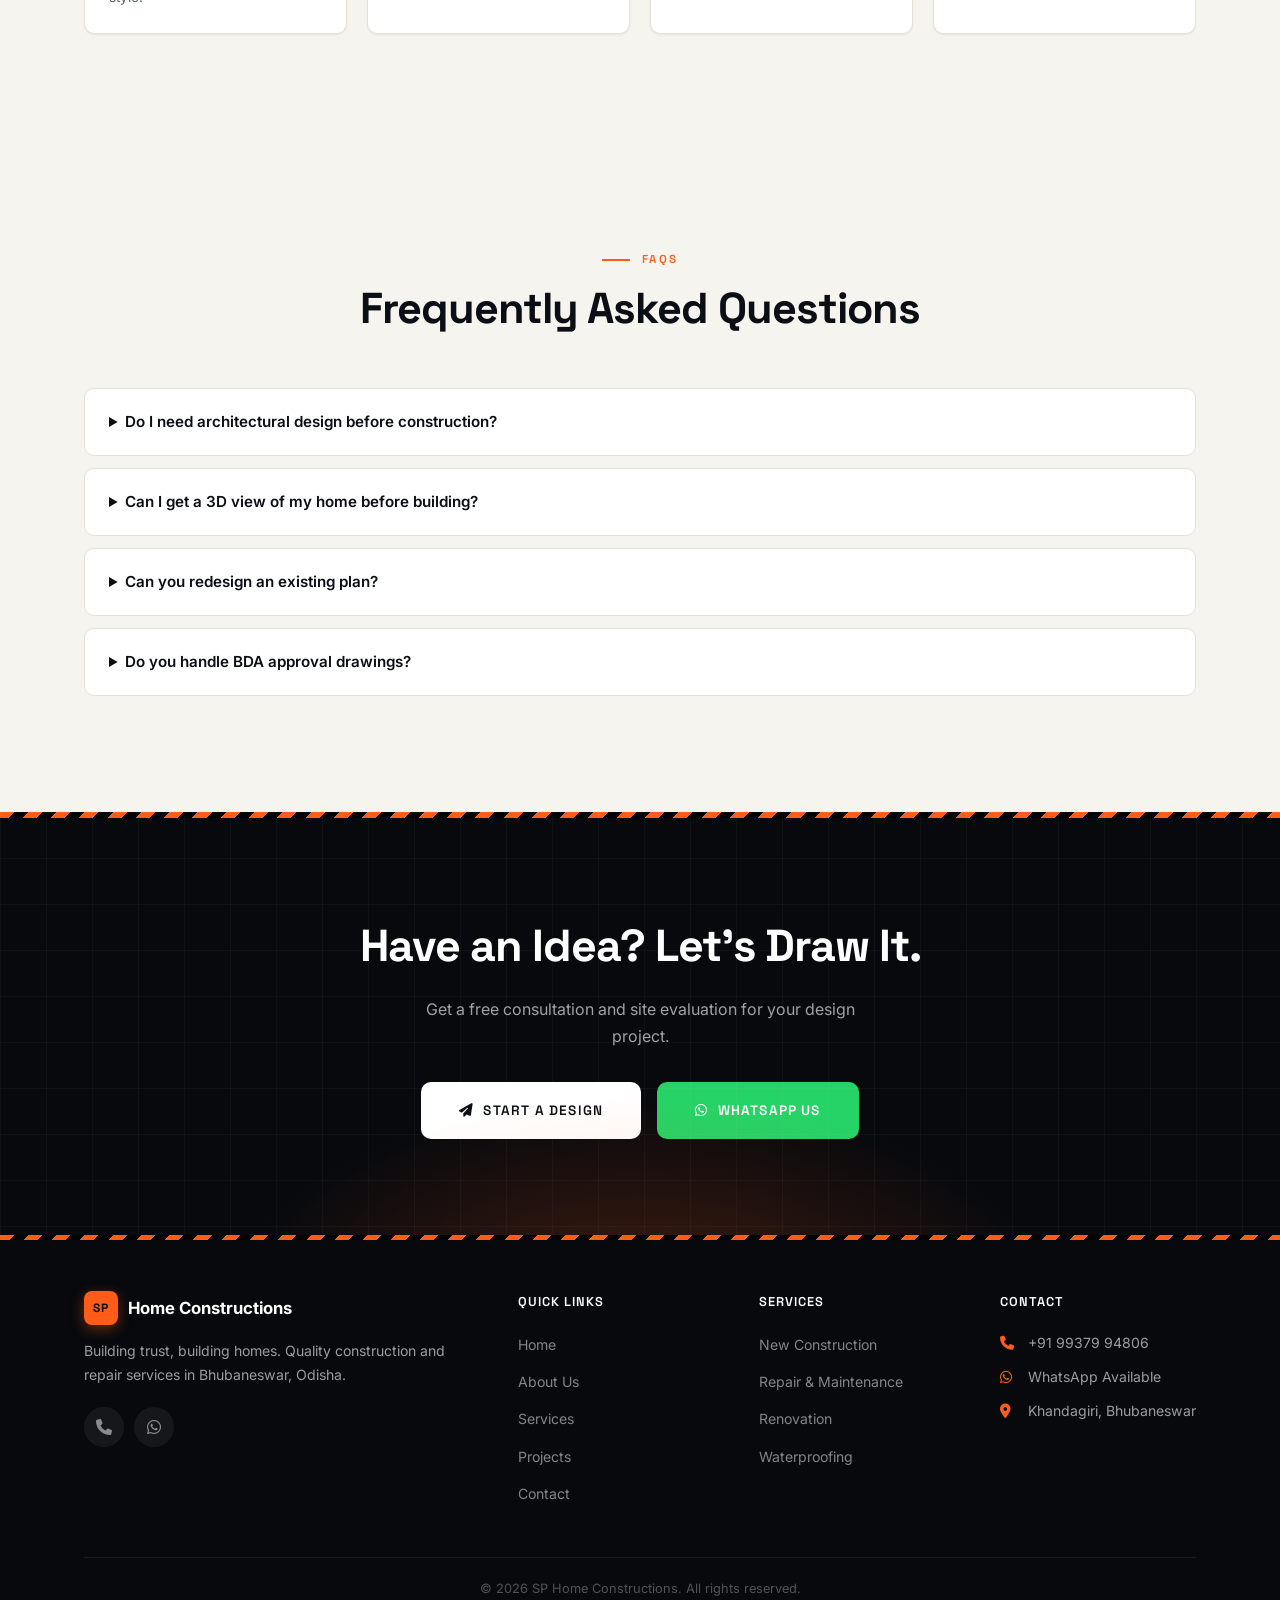
<file: services/design-planning.html>
<!doctype html>
<html lang="en-IN">
  <head>
    <meta charset="UTF-8" />
    <meta name="viewport" content="width=device-width, initial-scale=1.0" />
    <title>Architectural Design & Planning in Bhubaneswar | 3D Visualization</title>
    <meta
      name="description"
      content="Professional architectural planning, structural design, and 3D visualization in Bhubaneswar — before you break ground. SP Home Constructions. Call +91 99379 94806."
    />
    <link rel="canonical" href="https://sp-home-constructions.vercel.app/services/design-planning.html" />
    <meta property="og:type" content="website" />
    <meta property="og:title" content="Architectural Design & Planning in Bhubaneswar | 3D Visualization" />
    <meta
      property="og:description"
      content="Architectural planning, structural design, and 3D visualization in Bhubaneswar. Design before you build."
    />
    <meta property="og:url" content="https://sp-home-constructions.vercel.app/services/design-planning.html" />
    <meta property="og:image" content="https://sp-home-constructions.vercel.app/images/about-1.webp" />
    <meta property="og:site_name" content="SP Home Constructions" />
    <meta property="og:locale" content="en_IN" />
    <meta name="twitter:card" content="summary_large_image" />
    <meta name="twitter:title" content="Architectural Design & Planning in Bhubaneswar" />
    <meta name="twitter:description" content="Architectural planning, structural design, and 3D visualization in Bhubaneswar." />
    <meta name="twitter:image" content="https://sp-home-constructions.vercel.app/images/about-1.webp" />
    <link rel="icon" type="image/svg+xml" href="../images/favicon.svg" />
    <link rel="preconnect" href="https://fonts.googleapis.com" />
    <link rel="preconnect" href="https://fonts.gstatic.com" crossorigin />
    <link
      href="https://fonts.googleapis.com/css2?family=Inter:wght@300;400;500;600;700;800&display=swap"
      rel="stylesheet"
    />
    <link
      rel="stylesheet"
      href="https://cdnjs.cloudflare.com/ajax/libs/font-awesome/6.5.0/css/all.min.css"
    />
    <link rel="stylesheet" href="../css/style.css" />
    <script type="application/ld+json">
    {
      "@context": "https://schema.org",
      "@type": "Service",
      "name": "Architectural Design and Planning in Bhubaneswar",
      "description": "Professional architectural planning, structural design, and 3D visualization in Bhubaneswar before breaking ground.",
      "url": "https://sp-home-constructions.vercel.app/services/design-planning.html",
      "serviceType": "Design and Planning",
      "provider": {
        "@type": "HomeAndConstructionBusiness",
        "name": "SP Home Constructions",
        "url": "https://sp-home-constructions.vercel.app/",
        "telephone": "+919937994806"
      },
      "areaServed": { "@type": "City", "name": "Bhubaneswar" }
    }
    </script>
    <script type="application/ld+json">
    {
      "@context": "https://schema.org",
      "@type": "FAQPage",
      "mainEntity": [
        {
          "@type": "Question",
          "name": "Do I need architectural design before construction?",
          "acceptedAnswer": {
            "@type": "Answer",
            "text": "Yes. A proper design saves money and time by preventing costly changes during construction. It also ensures your home meets BDA norms and is structurally safe."
          }
        },
        {
          "@type": "Question",
          "name": "Can I get a 3D view of my home before building?",
          "acceptedAnswer": {
            "@type": "Answer",
            "text": "Yes, we provide 3D visualizations of your home so you can see exactly how it will look before construction begins."
          }
        },
        {
          "@type": "Question",
          "name": "Can you redesign an existing plan?",
          "acceptedAnswer": {
            "@type": "Answer",
            "text": "Absolutely. We can modify existing plans to better suit your needs, budget, and land, including structural feasibility checks."
          }
        },
        {
          "@type": "Question",
          "name": "Do you handle BDA approval drawings?",
          "acceptedAnswer": {
            "@type": "Answer",
            "text": "Yes, we prepare all drawings and documentation needed for BDA approval and permits."
          }
        }
      ]
    }
    </script>
  </head>
  <body>
    <!-- Header -->
    <header class="header" id="header">
      <div class="container">
        <a href="../index.html" class="logo">
          <span class="logo-mark">SP</span>
          <span class="logo-text">Home Constructions</span>
        </a>
        <nav class="nav" id="nav">
          <ul>
            <li><a href="../index.html">Home</a></li>
            <li><a href="../about.html">About</a></li>
            <li><a href="../services.html" class="active">Services</a></li>
            <li><a href="../projects.html">Projects</a></li>
            <li><a href="../contact.html">Contact</a></li>
          </ul>
        </nav>
        <button class="hamburger" id="hamburger" aria-label="Menu">
          <span></span><span></span><span></span>
        </button>
      </div>
    </header>

    <!-- Page Hero -->
    <section class="page-hero">
      <div class="container">
        <p class="breadcrumb"><a href="../index.html">Home</a> &rsaquo; <a href="../services.html">Services</a> &rsaquo; Design & Planning</p>
        <h1>Architectural Design & Planning in Bhubaneswar</h1>
        <p>
          Professional architectural planning, structural design, and 3D
          visualization before breaking ground.
        </p>
      </div>
    </section>

    <!-- Service Detail -->
    <section class="section">
      <div class="container">
        <div class="service-detail-grid">
          <div class="service-detail-text">
            <h2>See Your Home Before It's Built</h2>
            <p>
              Great homes start with great plans. Our design and planning
              service turns your ideas into precise drawings, structural
              designs, and 3D visualizations — so you know exactly what
              you're building before a single brick is laid.
            </p>
            <p>
              Proper planning prevents expensive mistakes, speeds up
              construction, and ensures your home is safe, legal, and
              perfectly suited to your land.
            </p>
            <h3 style="font-size: 1.1rem; color: var(--navy); font-weight: 600; margin-top: 28px;">What's Included</h3>
            <ul class="check-list">
              <li><i class="fas fa-check"></i> Site measurement and feasibility study</li>
              <li><i class="fas fa-check"></i> Architectural floor plans and elevations</li>
              <li><i class="fas fa-check"></i> Structural design and calculations</li>
              <li><i class="fas fa-check"></i> 3D visualization and walkthrough</li>
              <li><i class="fas fa-check"></i> BDA approval drawings and documents</li>
              <li><i class="fas fa-check"></i> Material and finishing suggestions</li>
              <li><i class="fas fa-check"></i> Budget estimation and BOQ</li>
              <li><i class="fas fa-check"></i> Design revisions until you're satisfied</li>
            </ul>
          </div>
          <div class="service-detail-side">
            <div class="side-card">
              <h3>Other Services</h3>
              <ul>
                <li><i class="fas fa-home"></i> <a href="home-construction.html">New Home Construction</a></li>
                <li><i class="fas fa-tools"></i> <a href="repair-maintenance.html">Repair & Maintenance</a></li>
                <li><i class="fas fa-paint-roller"></i> <a href="renovation.html">Renovation & Remodeling</a></li>
                <li><i class="fas fa-shield-alt"></i> <a href="waterproofing.html">Waterproofing</a></li>
                <li><i class="fas fa-hard-hat"></i> <a href="project-consultation.html">Project Consultation</a></li>
              </ul>
            </div>
            <div class="side-card" style="margin-top: 16px;">
              <h3>Start With a Design</h3>
              <p style="font-size: 0.88rem; color: var(--text-light); margin-bottom: 16px;">
                Share your plot details and ideas — we'll bring them to life.
              </p>
              <a href="../contact.html" class="btn btn-primary" style="width: 100%; justify-content: center; margin-bottom: 10px;">
                <i class="fas fa-paper-plane"></i> Start a Design
              </a>
              <a href="tel:+919937994806" class="btn btn-ghost" style="width: 100%; justify-content: center;">
                <i class="fas fa-phone"></i> +91 99379 94806
              </a>
            </div>
          </div>
        </div>
      </div>
    </section>

    <!-- Process -->
    <section class="section services">
      <div class="container">
        <div class="section-header">
          <span class="section-label">How We Work</span>
          <h2>Our Design Process</h2>
        </div>
        <div class="process-grid">
          <div class="process-step">
            <span class="step-num">Step 01</span>
            <h3>Brief & Site Visit</h3>
            <p>We measure your site and understand your needs and style.</p>
          </div>
          <div class="process-step">
            <span class="step-num">Step 02</span>
            <h3>Concept Design</h3>
            <p>Floor plans and elevation concepts tailored to you.</p>
          </div>
          <div class="process-step">
            <span class="step-num">Step 03</span>
            <h3>3D Visualization</h3>
            <p>See your future home in 3D and refine the details.</p>
          </div>
          <div class="process-step">
            <span class="step-num">Step 04</span>
            <h3>Final Drawings</h3>
            <p>Approval-ready drawings and BOQ for construction.</p>
          </div>
        </div>
      </div>
    </section>

    <!-- FAQ -->
    <section class="section testimonials">
      <div class="container">
        <div class="section-header">
          <span class="section-label">FAQs</span>
          <h2>Frequently Asked Questions</h2>
        </div>
        <details class="faq-item">
          <summary>Do I need architectural design before construction?</summary>
          <p>Yes. A proper design saves money and time by preventing costly changes during construction. It also ensures your home meets BDA norms and is structurally safe.</p>
        </details>
        <details class="faq-item">
          <summary>Can I get a 3D view of my home before building?</summary>
          <p>Yes, we provide 3D visualizations of your home so you can see exactly how it will look before construction begins.</p>
        </details>
        <details class="faq-item">
          <summary>Can you redesign an existing plan?</summary>
          <p>Absolutely. We can modify existing plans to better suit your needs, budget, and land, including structural feasibility checks.</p>
        </details>
        <details class="faq-item">
          <summary>Do you handle BDA approval drawings?</summary>
          <p>Yes, we prepare all drawings and documentation needed for BDA approval and permits.</p>
        </details>
      </div>
    </section>

    <!-- CTA Banner -->
    <section class="cta-banner">
      <div class="container">
        <h2>Have an Idea? Let's Draw It.</h2>
        <p>
          Get a free consultation and site evaluation for your design project.
        </p>
        <div class="cta-actions">
          <a href="../contact.html" class="btn btn-primary btn-lg">
            <i class="fas fa-paper-plane"></i> Start a Design
          </a>
          <a
            href="https://wa.me/919937994806"
            target="_blank"
            class="btn btn-whatsapp btn-lg"
          >
            <i class="fab fa-whatsapp"></i> WhatsApp Us
          </a>
        </div>
      </div>
    </section>

    <!-- Footer -->
    <footer class="footer">
      <div class="container">
        <div class="footer-grid">
          <div class="footer-brand">
            <div class="footer-logo">
              <span class="logo-mark">SP</span>
              <span>Home Constructions</span>
            </div>
            <p>
              Building trust, building homes. Quality construction and repair
              services in Bhubaneswar, Odisha.
            </p>
            <div class="footer-social">
              <a href="tel:+919937994806" aria-label="Phone"
                ><i class="fas fa-phone"></i
              ></a>
              <a
                href="https://wa.me/919937994806"
                target="_blank"
                aria-label="WhatsApp"
                ><i class="fab fa-whatsapp"></i
              ></a>
            </div>
          </div>
          <div class="footer-links">
            <h4>Quick Links</h4>
            <ul>
              <li><a href="../index.html">Home</a></li>
              <li><a href="../about.html">About Us</a></li>
              <li><a href="../services.html">Services</a></li>
              <li><a href="../projects.html">Projects</a></li>
              <li><a href="../contact.html">Contact</a></li>
            </ul>
          </div>
          <div class="footer-links">
            <h4>Services</h4>
            <ul>
              <li><a href="home-construction.html">New Construction</a></li>
              <li><a href="repair-maintenance.html">Repair & Maintenance</a></li>
              <li><a href="renovation.html">Renovation</a></li>
              <li><a href="waterproofing.html">Waterproofing</a></li>
            </ul>
          </div>
          <div class="footer-contact">
            <h4>Contact</h4>
            <p><i class="fas fa-phone"></i> +91 99379 94806</p>
            <p><i class="fab fa-whatsapp"></i> WhatsApp Available</p>
            <p><i class="fas fa-map-marker-alt"></i> Khandagiri, Bhubaneswar</p>
          </div>
        </div>
        <div class="footer-bottom">
          <p>&copy; 2026 SP Home Constructions. All rights reserved.</p>
        </div>
      </div>
    </footer>

    <!-- WhatsApp Float -->
    <a
      href="https://wa.me/919937994806?text=Hi%20SP%20Home%20Constructions!%20I'm%20interested%20in%20your%20services."
      target="_blank"
      class="whatsapp-float"
      aria-label="Chat on WhatsApp"
    >
      <i class="fab fa-whatsapp"></i>
    </a>

    <script src="../js/script.js"></script>
  </body>
</html>
</file>
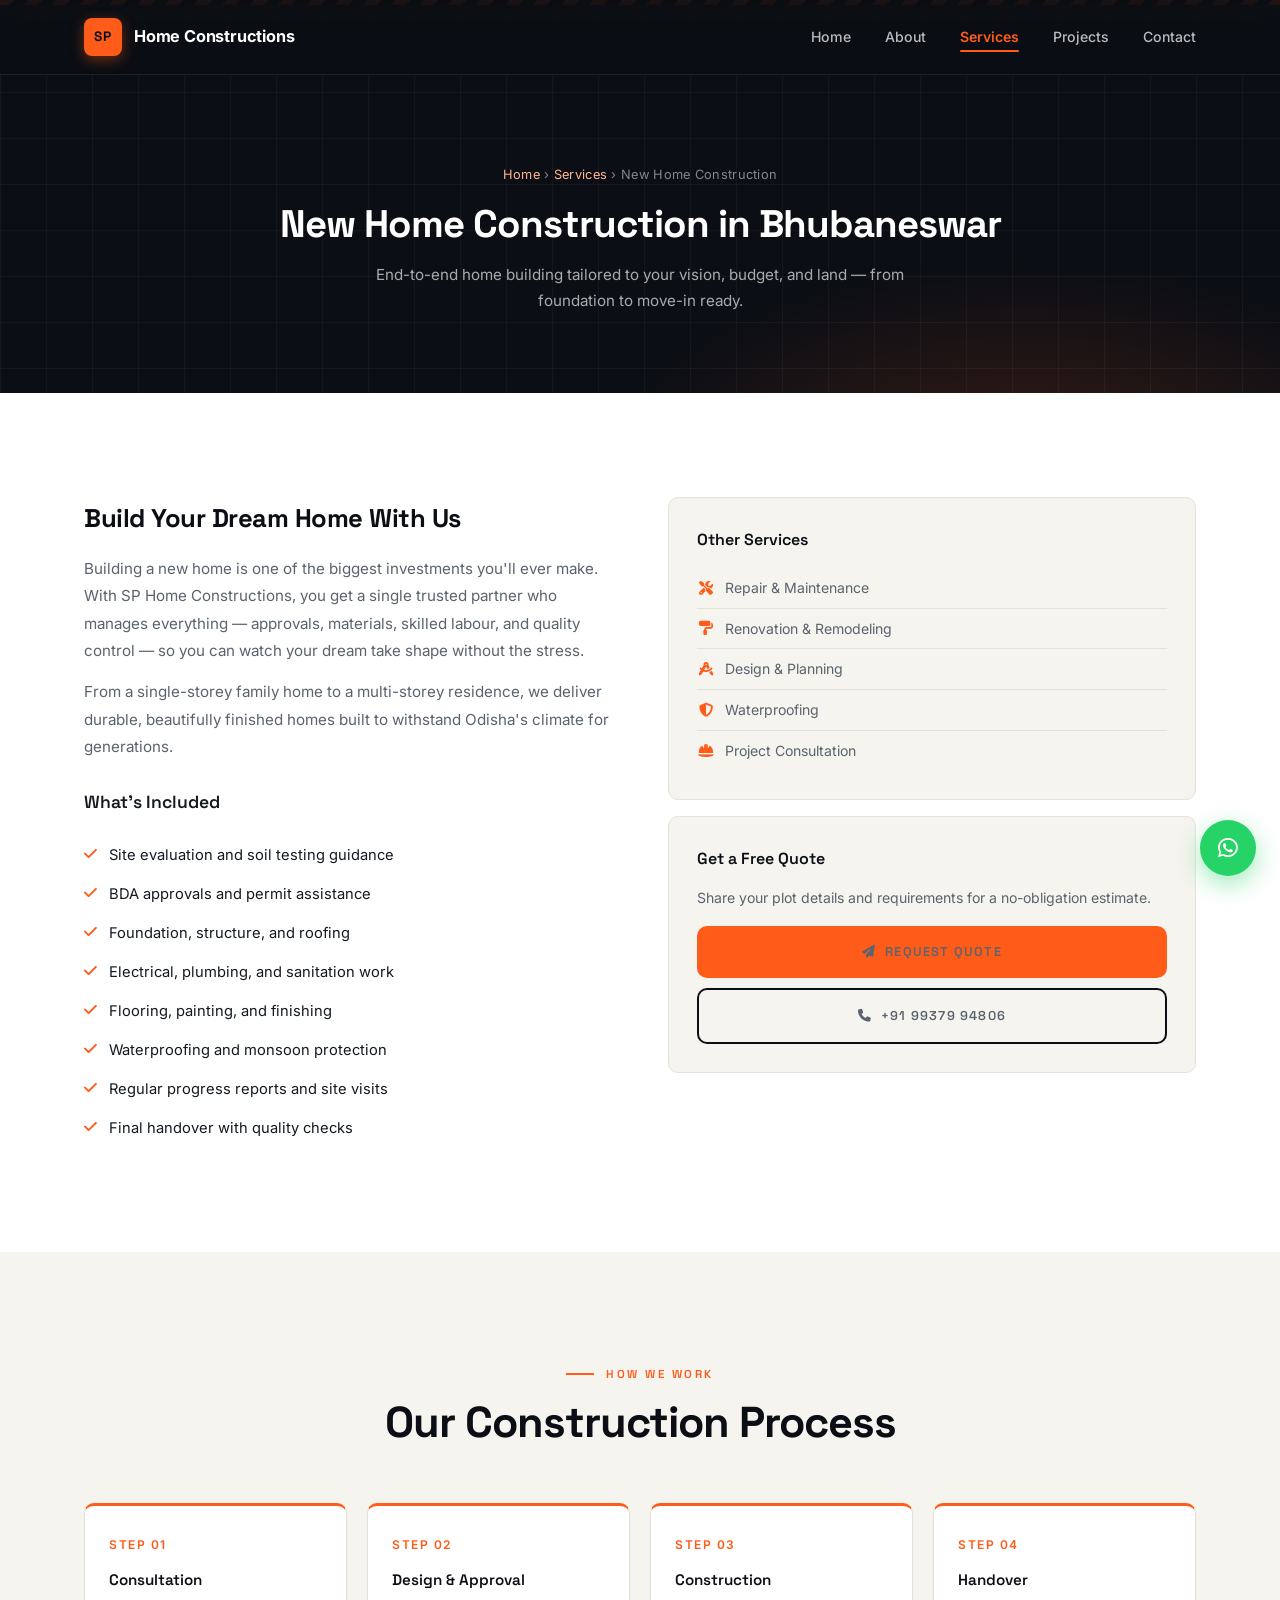
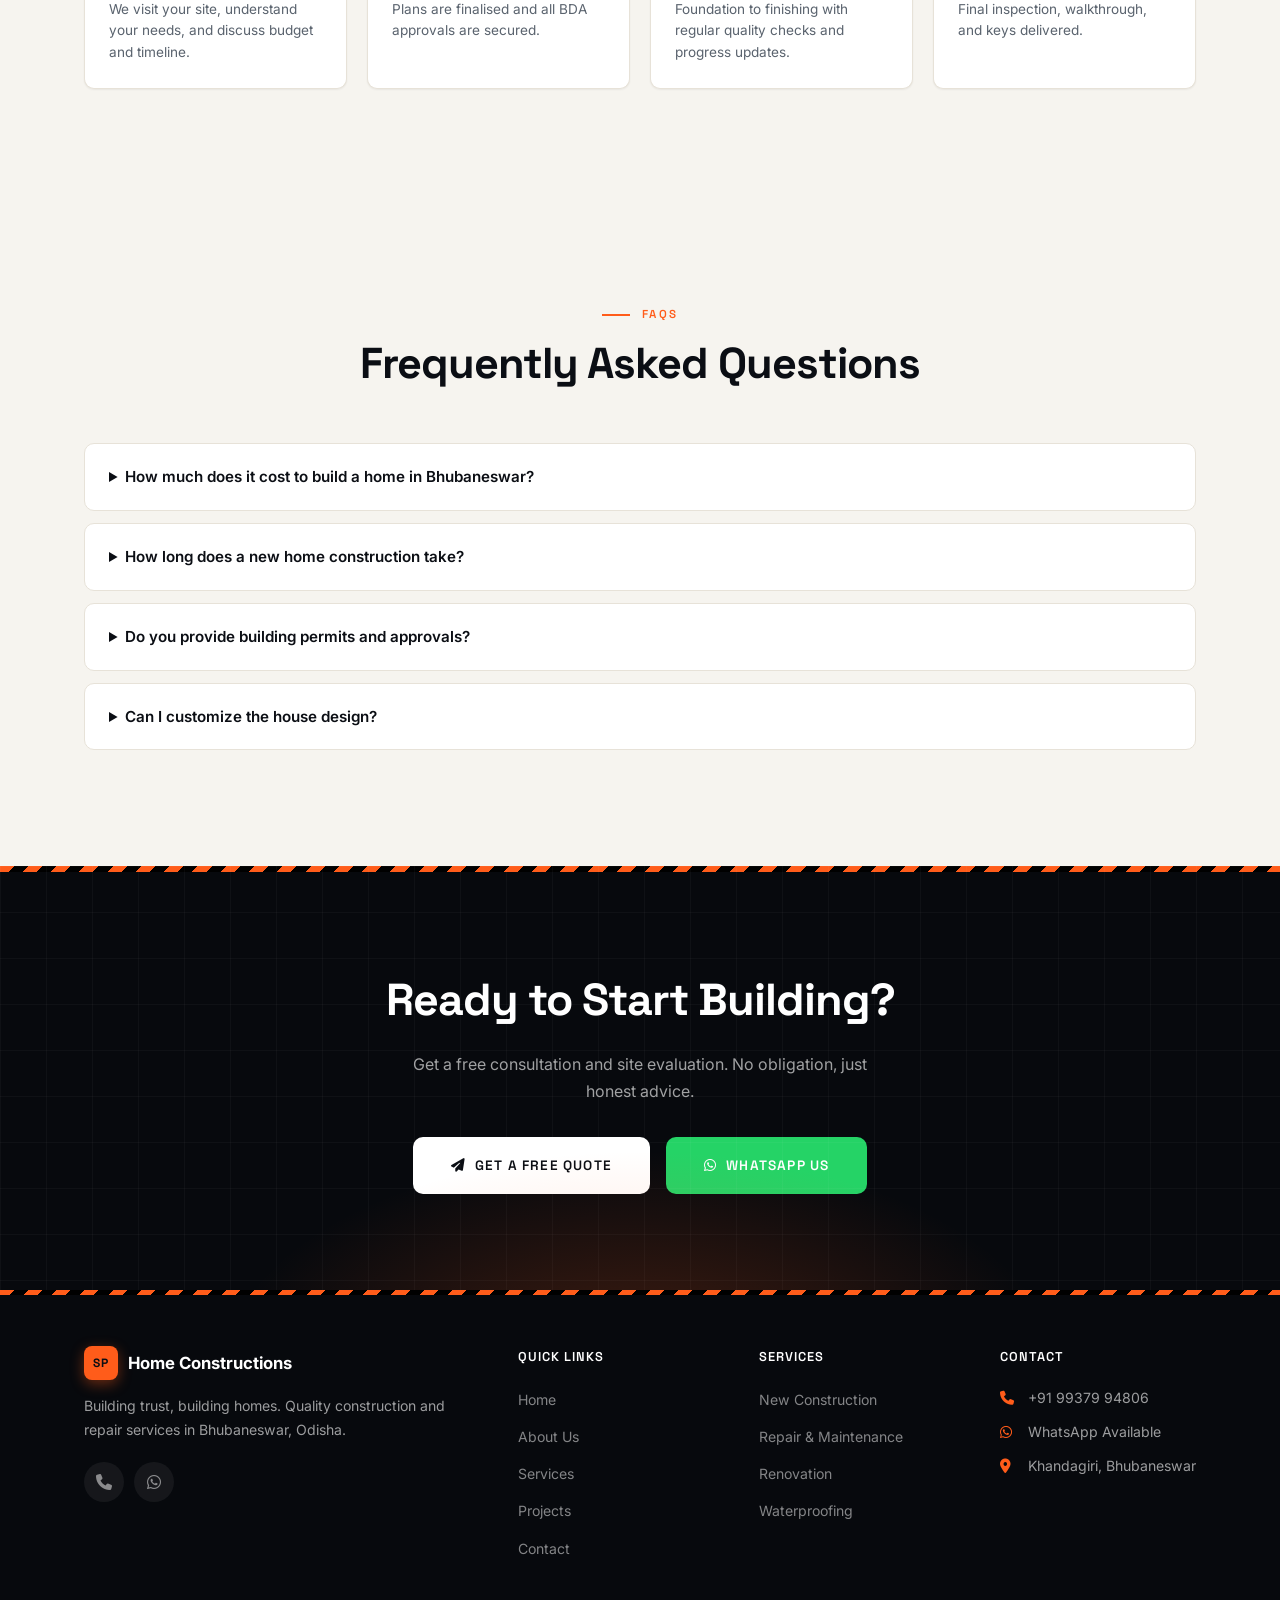
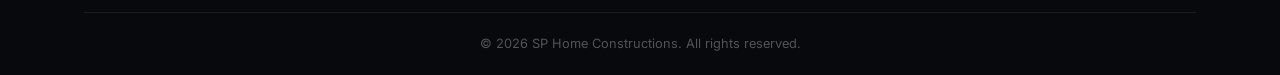
<file: services/home-construction.html>
<!doctype html>
<html lang="en-IN">
  <head>
    <meta charset="UTF-8" />
    <meta name="viewport" content="width=device-width, initial-scale=1.0" />
    <title>Home Construction Company in Bhubaneswar | New Home Builder</title>
    <meta
      name="description"
      content="Building new homes in Bhubaneswar? SP Home Constructions handles end-to-end home construction — foundation to move-in ready. Free consultation: +91 99379 94806."
    />
    <link rel="canonical" href="https://sp-home-constructions.vercel.app/services/home-construction.html" />
    <meta property="og:type" content="website" />
    <meta property="og:title" content="Home Construction Company in Bhubaneswar | New Home Builder" />
    <meta
      property="og:description"
      content="End-to-end new home construction in Bhubaneswar. Foundation to finishing, on time and on budget. Call +91 99379 94806."
    />
    <meta property="og:url" content="https://sp-home-constructions.vercel.app/services/home-construction.html" />
    <meta property="og:image" content="https://sp-home-constructions.vercel.app/images/project-a.webp" />
    <meta property="og:site_name" content="SP Home Constructions" />
    <meta property="og:locale" content="en_IN" />
    <meta name="twitter:card" content="summary_large_image" />
    <meta name="twitter:title" content="Home Construction Company in Bhubaneswar | SP Home Constructions" />
    <meta name="twitter:description" content="End-to-end new home construction in Bhubaneswar. Call +91 99379 94806." />
    <meta name="twitter:image" content="https://sp-home-constructions.vercel.app/images/project-a.webp" />
    <link rel="icon" type="image/svg+xml" href="../images/favicon.svg" />
    <link rel="preconnect" href="https://fonts.googleapis.com" />
    <link rel="preconnect" href="https://fonts.gstatic.com" crossorigin />
    <link
      href="https://fonts.googleapis.com/css2?family=Inter:wght@300;400;500;600;700;800&display=swap"
      rel="stylesheet"
    />
    <link
      rel="stylesheet"
      href="https://cdnjs.cloudflare.com/ajax/libs/font-awesome/6.5.0/css/all.min.css"
    />
    <link rel="stylesheet" href="../css/style.css" />
    <script type="application/ld+json">
    {
      "@context": "https://schema.org",
      "@type": "Service",
      "name": "New Home Construction in Bhubaneswar",
      "description": "End-to-end home construction in Bhubaneswar — from foundation to move-in ready, delivered on time and on budget.",
      "url": "https://sp-home-constructions.vercel.app/services/home-construction.html",
      "serviceType": "New Home Construction",
      "provider": {
        "@type": "HomeAndConstructionBusiness",
        "name": "SP Home Constructions",
        "url": "https://sp-home-constructions.vercel.app/",
        "telephone": "+919937994806",
        "address": {
          "@type": "PostalAddress",
          "addressLocality": "Bhubaneswar",
          "addressRegion": "Odisha",
          "addressCountry": "IN"
        }
      },
      "areaServed": {
        "@type": "City",
        "name": "Bhubaneswar"
      }
    }
    </script>
    <script type="application/ld+json">
    {
      "@context": "https://schema.org",
      "@type": "FAQPage",
      "mainEntity": [
        {
          "@type": "Question",
          "name": "How much does it cost to build a home in Bhubaneswar?",
          "acceptedAnswer": {
            "@type": "Answer",
            "text": "Home construction costs in Bhubaneswar typically range from ₹1,600 to ₹2,800 per square foot depending on materials, design, and finishing level. Contact us for a detailed free quotation for your specific plot and requirements."
          }
        },
        {
          "@type": "Question",
          "name": "How long does a new home construction take?",
          "acceptedAnswer": {
            "@type": "Answer",
            "text": "A standard residential build in Bhubaneswar takes 8 to 14 months depending on size and complexity. We provide a clear timeline before work begins and deliver on schedule."
          }
        },
        {
          "@type": "Question",
          "name": "Do you provide building permits and approvals?",
          "acceptedAnswer": {
            "@type": "Answer",
            "text": "Yes, we help you obtain all required local building approvals and permits from the Bhubaneswar Development Authority (BDA) as part of our project management service."
          }
        },
        {
          "@type": "Question",
          "name": "Can I customize the house design?",
          "acceptedAnswer": {
            "@type": "Answer",
            "text": "Absolutely. We work with you and our design team to tailor the plan to your lifestyle, budget, and land — from floor plan to finishing touches."
          }
        }
      ]
    }
    </script>
  </head>
  <body>
    <!-- Header -->
    <header class="header" id="header">
      <div class="container">
        <a href="../index.html" class="logo">
          <span class="logo-mark">SP</span>
          <span class="logo-text">Home Constructions</span>
        </a>
        <nav class="nav" id="nav">
          <ul>
            <li><a href="../index.html">Home</a></li>
            <li><a href="../about.html">About</a></li>
            <li><a href="../services.html" class="active">Services</a></li>
            <li><a href="../projects.html">Projects</a></li>
            <li><a href="../contact.html">Contact</a></li>
          </ul>
        </nav>
        <button class="hamburger" id="hamburger" aria-label="Menu">
          <span></span><span></span><span></span>
        </button>
      </div>
    </header>

    <!-- Page Hero -->
    <section class="page-hero">
      <div class="container">
        <p class="breadcrumb"><a href="../index.html">Home</a> &rsaquo; <a href="../services.html">Services</a> &rsaquo; New Home Construction</p>
        <h1>New Home Construction in Bhubaneswar</h1>
        <p>
          End-to-end home building tailored to your vision, budget, and land —
          from foundation to move-in ready.
        </p>
      </div>
    </section>

    <!-- Service Detail -->
    <section class="section">
      <div class="container">
        <div class="service-detail-grid">
          <div class="service-detail-text">
            <h2>Build Your Dream Home With Us</h2>
            <p>
              Building a new home is one of the biggest investments you'll
              ever make. With SP Home Constructions, you get a single trusted
              partner who manages everything — approvals, materials, skilled
              labour, and quality control — so you can watch your dream take
              shape without the stress.
            </p>
            <p>
              From a single-storey family home to a multi-storey residence, we
              deliver durable, beautifully finished homes built to withstand
              Odisha's climate for generations.
            </p>
            <h3 style="font-size: 1.1rem; color: var(--navy); font-weight: 600; margin-top: 28px;">What's Included</h3>
            <ul class="check-list">
              <li><i class="fas fa-check"></i> Site evaluation and soil testing guidance</li>
              <li><i class="fas fa-check"></i> BDA approvals and permit assistance</li>
              <li><i class="fas fa-check"></i> Foundation, structure, and roofing</li>
              <li><i class="fas fa-check"></i> Electrical, plumbing, and sanitation work</li>
              <li><i class="fas fa-check"></i> Flooring, painting, and finishing</li>
              <li><i class="fas fa-check"></i> Waterproofing and monsoon protection</li>
              <li><i class="fas fa-check"></i> Regular progress reports and site visits</li>
              <li><i class="fas fa-check"></i> Final handover with quality checks</li>
            </ul>
          </div>
          <div class="service-detail-side">
            <div class="side-card">
              <h3>Other Services</h3>
              <ul>
                <li><i class="fas fa-tools"></i> <a href="repair-maintenance.html">Repair & Maintenance</a></li>
                <li><i class="fas fa-paint-roller"></i> <a href="renovation.html">Renovation & Remodeling</a></li>
                <li><i class="fas fa-drafting-compass"></i> <a href="design-planning.html">Design & Planning</a></li>
                <li><i class="fas fa-shield-alt"></i> <a href="waterproofing.html">Waterproofing</a></li>
                <li><i class="fas fa-hard-hat"></i> <a href="project-consultation.html">Project Consultation</a></li>
              </ul>
            </div>
            <div class="side-card" style="margin-top: 16px;">
              <h3>Get a Free Quote</h3>
              <p style="font-size: 0.88rem; color: var(--text-light); margin-bottom: 16px;">
                Share your plot details and requirements for a no-obligation estimate.
              </p>
              <a href="../contact.html" class="btn btn-primary" style="width: 100%; justify-content: center; margin-bottom: 10px;">
                <i class="fas fa-paper-plane"></i> Request Quote
              </a>
              <a href="tel:+919937994806" class="btn btn-ghost" style="width: 100%; justify-content: center;">
                <i class="fas fa-phone"></i> +91 99379 94806
              </a>
            </div>
          </div>
        </div>
      </div>
    </section>

    <!-- Process -->
    <section class="section services">
      <div class="container">
        <div class="section-header">
          <span class="section-label">How We Work</span>
          <h2>Our Construction Process</h2>
        </div>
        <div class="process-grid">
          <div class="process-step">
            <span class="step-num">Step 01</span>
            <h3>Consultation</h3>
            <p>We visit your site, understand your needs, and discuss budget and timeline.</p>
          </div>
          <div class="process-step">
            <span class="step-num">Step 02</span>
            <h3>Design & Approval</h3>
            <p>Plans are finalised and all BDA approvals are secured.</p>
          </div>
          <div class="process-step">
            <span class="step-num">Step 03</span>
            <h3>Construction</h3>
            <p>Foundation to finishing with regular quality checks and progress updates.</p>
          </div>
          <div class="process-step">
            <span class="step-num">Step 04</span>
            <h3>Handover</h3>
            <p>Final inspection, walkthrough, and keys delivered.</p>
          </div>
        </div>
      </div>
    </section>

    <!-- FAQ -->
    <section class="section testimonials">
      <div class="container">
        <div class="section-header">
          <span class="section-label">FAQs</span>
          <h2>Frequently Asked Questions</h2>
        </div>
        <details class="faq-item">
          <summary>How much does it cost to build a home in Bhubaneswar?</summary>
          <p>Home construction costs in Bhubaneswar typically range from ₹1,600 to ₹2,800 per square foot depending on materials, design, and finishing level. Contact us for a detailed free quotation for your specific plot.</p>
        </details>
        <details class="faq-item">
          <summary>How long does a new home construction take?</summary>
          <p>A standard residential build in Bhubaneswar takes 8 to 14 months depending on size and complexity. We provide a clear timeline before work begins and deliver on schedule.</p>
        </details>
        <details class="faq-item">
          <summary>Do you provide building permits and approvals?</summary>
          <p>Yes, we help you obtain all required local building approvals and permits from the Bhubaneswar Development Authority (BDA) as part of our project management service.</p>
        </details>
        <details class="faq-item">
          <summary>Can I customize the house design?</summary>
          <p>Absolutely. We work with you and our design team to tailor the plan to your lifestyle, budget, and land — from floor plan to finishing touches.</p>
        </details>
      </div>
    </section>

    <!-- CTA Banner -->
    <section class="cta-banner">
      <div class="container">
        <h2>Ready to Start Building?</h2>
        <p>
          Get a free consultation and site evaluation. No obligation, just
          honest advice.
        </p>
        <div class="cta-actions">
          <a href="../contact.html" class="btn btn-primary btn-lg">
            <i class="fas fa-paper-plane"></i> Get a Free Quote
          </a>
          <a
            href="https://wa.me/919937994806"
            target="_blank"
            class="btn btn-whatsapp btn-lg"
          >
            <i class="fab fa-whatsapp"></i> WhatsApp Us
          </a>
        </div>
      </div>
    </section>

    <!-- Footer -->
    <footer class="footer">
      <div class="container">
        <div class="footer-grid">
          <div class="footer-brand">
            <div class="footer-logo">
              <span class="logo-mark">SP</span>
              <span>Home Constructions</span>
            </div>
            <p>
              Building trust, building homes. Quality construction and repair
              services in Bhubaneswar, Odisha.
            </p>
            <div class="footer-social">
              <a href="tel:+919937994806" aria-label="Phone"
                ><i class="fas fa-phone"></i
              ></a>
              <a
                href="https://wa.me/919937994806"
                target="_blank"
                aria-label="WhatsApp"
                ><i class="fab fa-whatsapp"></i
              ></a>
            </div>
          </div>
          <div class="footer-links">
            <h4>Quick Links</h4>
            <ul>
              <li><a href="../index.html">Home</a></li>
              <li><a href="../about.html">About Us</a></li>
              <li><a href="../services.html">Services</a></li>
              <li><a href="../projects.html">Projects</a></li>
              <li><a href="../contact.html">Contact</a></li>
            </ul>
          </div>
          <div class="footer-links">
            <h4>Services</h4>
            <ul>
              <li><a href="home-construction.html">New Construction</a></li>
              <li><a href="repair-maintenance.html">Repair & Maintenance</a></li>
              <li><a href="renovation.html">Renovation</a></li>
              <li><a href="waterproofing.html">Waterproofing</a></li>
            </ul>
          </div>
          <div class="footer-contact">
            <h4>Contact</h4>
            <p><i class="fas fa-phone"></i> +91 99379 94806</p>
            <p><i class="fab fa-whatsapp"></i> WhatsApp Available</p>
            <p><i class="fas fa-map-marker-alt"></i> Khandagiri, Bhubaneswar</p>
          </div>
        </div>
        <div class="footer-bottom">
          <p>&copy; 2026 SP Home Constructions. All rights reserved.</p>
        </div>
      </div>
    </footer>

    <!-- WhatsApp Float -->
    <a
      href="https://wa.me/919937994806?text=Hi%20SP%20Home%20Constructions!%20I'm%20interested%20in%20your%20services."
      target="_blank"
      class="whatsapp-float"
      aria-label="Chat on WhatsApp"
    >
      <i class="fab fa-whatsapp"></i>
    </a>

    <script src="../js/script.js"></script>
  </body>
</html>
</file>
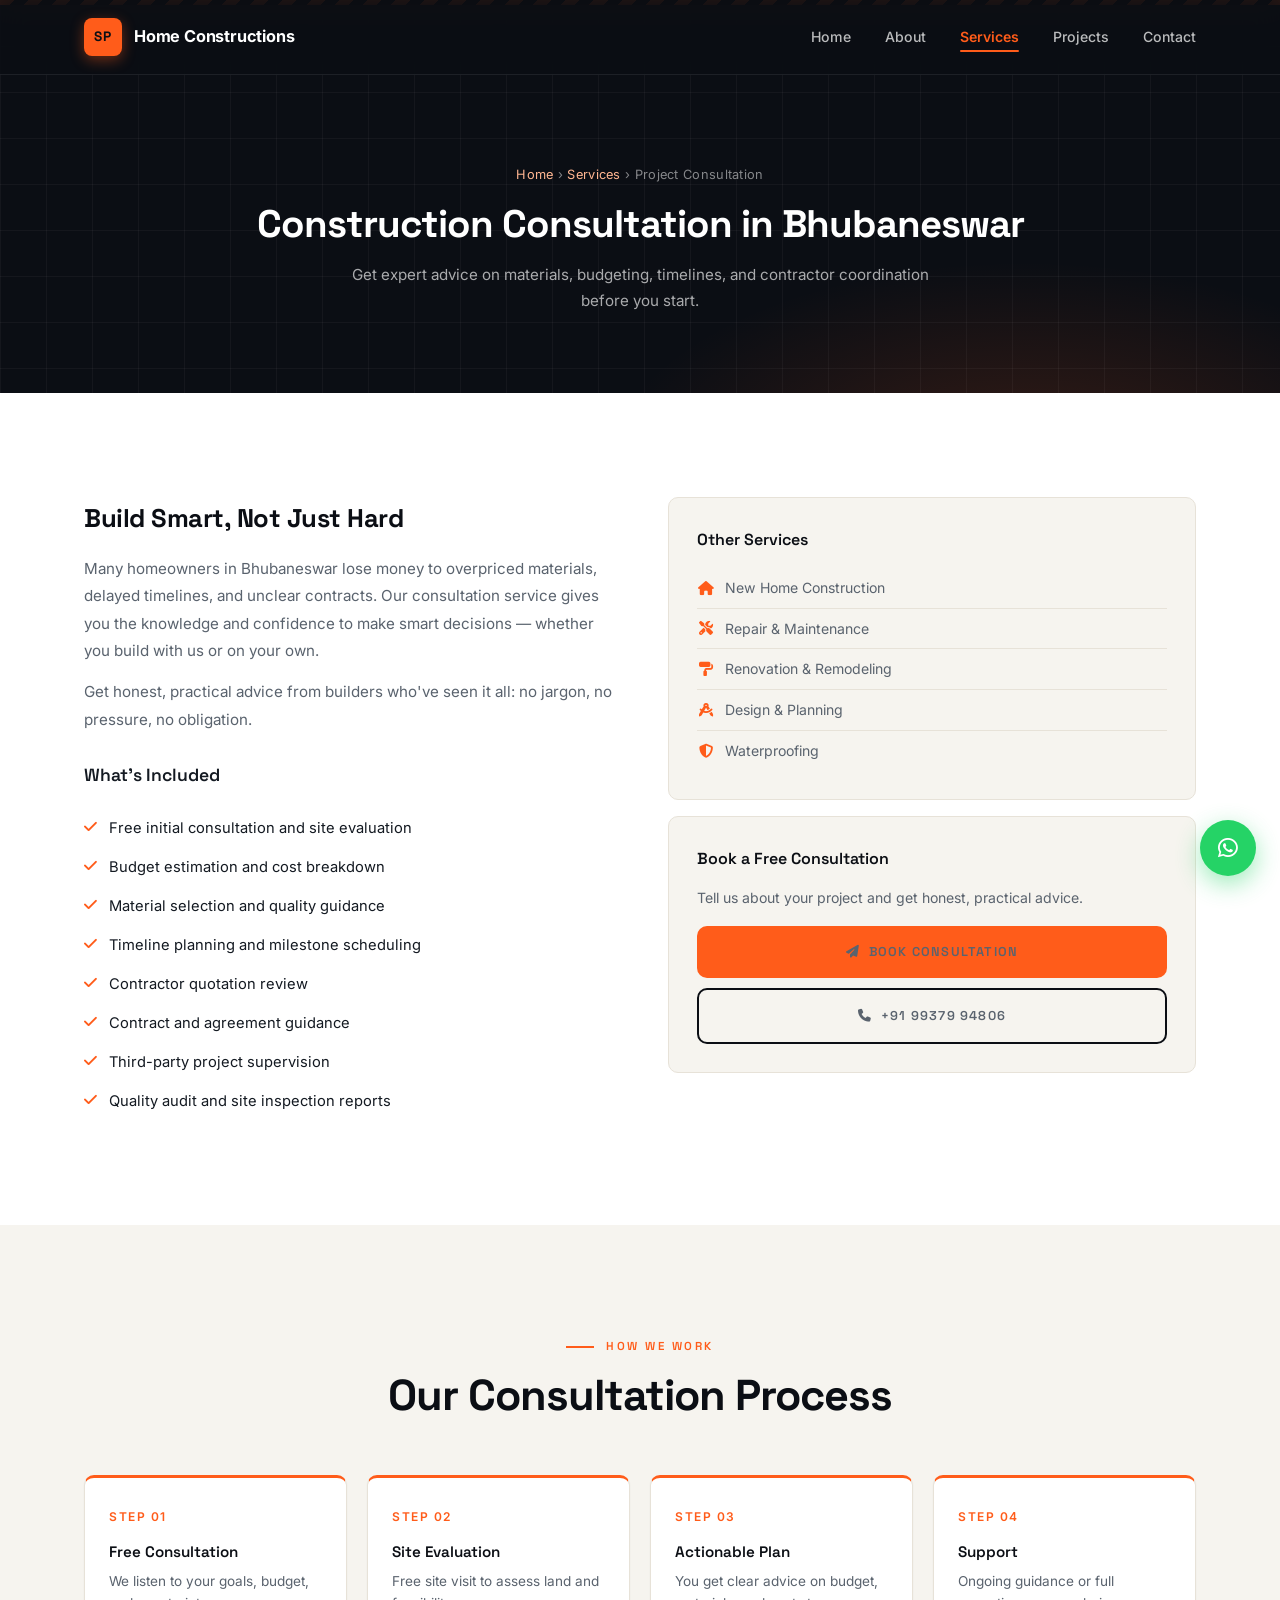
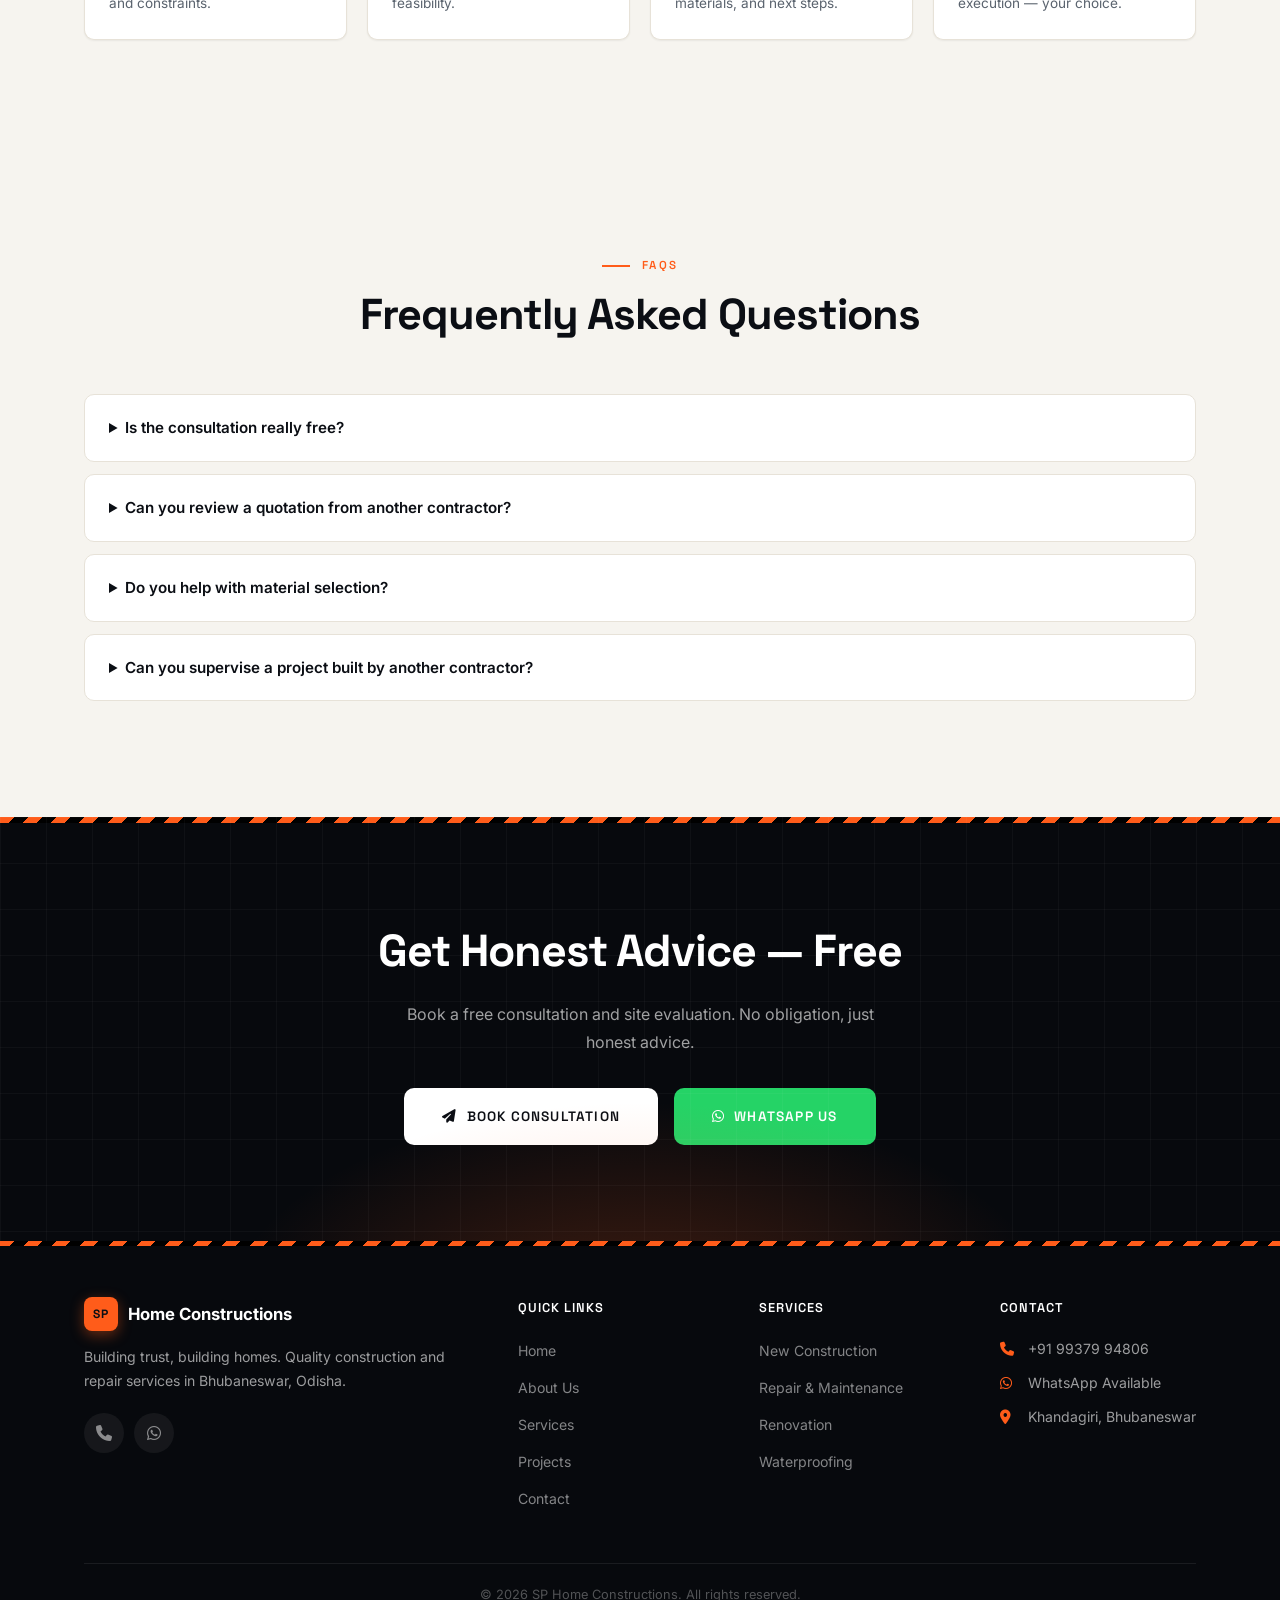
<file: services/project-consultation.html>
<!doctype html>
<html lang="en-IN">
  <head>
    <meta charset="UTF-8" />
    <meta name="viewport" content="width=device-width, initial-scale=1.0" />
    <title>Construction Consultation in Bhubaneswar | Free Project Advice</title>
    <meta
      name="description"
      content="Get expert construction consultation in Bhubaneswar: materials, budgeting, timelines, and contractor coordination. Honest advice before you start. Call +91 99379 94806."
    />
    <link rel="canonical" href="https://sp-home-constructions.vercel.app/services/project-consultation.html" />
    <meta property="og:type" content="website" />
    <meta property="og:title" content="Construction Consultation in Bhubaneswar | Free Project Advice" />
    <meta
      property="og:description"
      content="Expert advice on materials, budgeting, timelines, and contractor coordination in Bhubaneswar."
    />
    <meta property="og:url" content="https://sp-home-constructions.vercel.app/services/project-consultation.html" />
    <meta property="og:image" content="https://sp-home-constructions.vercel.app/images/about-2.webp" />
    <meta property="og:site_name" content="SP Home Constructions" />
    <meta property="og:locale" content="en_IN" />
    <meta name="twitter:card" content="summary_large_image" />
    <meta name="twitter:title" content="Construction Consultation in Bhubaneswar | SP Home Constructions" />
    <meta name="twitter:description" content="Expert advice on materials, budgeting, timelines, and contractor coordination." />
    <meta name="twitter:image" content="https://sp-home-constructions.vercel.app/images/about-2.webp" />
    <link rel="icon" type="image/svg+xml" href="../images/favicon.svg" />
    <link rel="preconnect" href="https://fonts.googleapis.com" />
    <link rel="preconnect" href="https://fonts.gstatic.com" crossorigin />
    <link
      href="https://fonts.googleapis.com/css2?family=Inter:wght@300;400;500;600;700;800&display=swap"
      rel="stylesheet"
    />
    <link
      rel="stylesheet"
      href="https://cdnjs.cloudflare.com/ajax/libs/font-awesome/6.5.0/css/all.min.css"
    />
    <link rel="stylesheet" href="../css/style.css" />
    <script type="application/ld+json">
    {
      "@context": "https://schema.org",
      "@type": "Service",
      "name": "Construction Consultation in Bhubaneswar",
      "description": "Expert advice on materials, budgeting, timelines, and contractor coordination in Bhubaneswar before you start your project.",
      "url": "https://sp-home-constructions.vercel.app/services/project-consultation.html",
      "serviceType": "Project Consultation",
      "provider": {
        "@type": "HomeAndConstructionBusiness",
        "name": "SP Home Constructions",
        "url": "https://sp-home-constructions.vercel.app/",
        "telephone": "+919937994806"
      },
      "areaServed": { "@type": "City", "name": "Bhubaneswar" }
    }
    </script>
    <script type="application/ld+json">
    {
      "@context": "https://schema.org",
      "@type": "FAQPage",
      "mainEntity": [
        {
          "@type": "Question",
          "name": "Is the consultation really free?",
          "acceptedAnswer": {
            "@type": "Answer",
            "text": "Yes, our initial consultation and site evaluation are completely free with no obligation. You only pay if you decide to engage us for a project."
          }
        },
        {
          "@type": "Question",
          "name": "Can you review a quotation from another contractor?",
          "acceptedAnswer": {
            "@type": "Answer",
            "text": "Yes, we can review and explain contractor quotations so you understand what's included and whether the pricing is fair."
          }
        },
        {
          "@type": "Question",
          "name": "Do you help with material selection?",
          "acceptedAnswer": {
            "@type": "Answer",
            "text": "Yes, we advise on cement, steel, sand, paints, tiles, and other materials — helping you balance quality and budget."
          }
        },
        {
          "@type": "Question",
          "name": "Can you supervise a project built by another contractor?",
          "acceptedAnswer": {
            "@type": "Answer",
            "text": "Yes, we offer third-party supervision and quality audit services for projects being built by other contractors."
          }
        }
      ]
    }
    </script>
  </head>
  <body>
    <!-- Header -->
    <header class="header" id="header">
      <div class="container">
        <a href="../index.html" class="logo">
          <span class="logo-mark">SP</span>
          <span class="logo-text">Home Constructions</span>
        </a>
        <nav class="nav" id="nav">
          <ul>
            <li><a href="../index.html">Home</a></li>
            <li><a href="../about.html">About</a></li>
            <li><a href="../services.html" class="active">Services</a></li>
            <li><a href="../projects.html">Projects</a></li>
            <li><a href="../contact.html">Contact</a></li>
          </ul>
        </nav>
        <button class="hamburger" id="hamburger" aria-label="Menu">
          <span></span><span></span><span></span>
        </button>
      </div>
    </header>

    <!-- Page Hero -->
    <section class="page-hero">
      <div class="container">
        <p class="breadcrumb"><a href="../index.html">Home</a> &rsaquo; <a href="../services.html">Services</a> &rsaquo; Project Consultation</p>
        <h1>Construction Consultation in Bhubaneswar</h1>
        <p>
          Get expert advice on materials, budgeting, timelines, and contractor
          coordination before you start.
        </p>
      </div>
    </section>

    <!-- Service Detail -->
    <section class="section">
      <div class="container">
        <div class="service-detail-grid">
          <div class="service-detail-text">
            <h2>Build Smart, Not Just Hard</h2>
            <p>
              Many homeowners in Bhubaneswar lose money to overpriced
              materials, delayed timelines, and unclear contracts. Our
              consultation service gives you the knowledge and confidence to
              make smart decisions — whether you build with us or on your own.
            </p>
            <p>
              Get honest, practical advice from builders who've seen it all:
              no jargon, no pressure, no obligation.
            </p>
            <h3 style="font-size: 1.1rem; color: var(--navy); font-weight: 600; margin-top: 28px;">What's Included</h3>
            <ul class="check-list">
              <li><i class="fas fa-check"></i> Free initial consultation and site evaluation</li>
              <li><i class="fas fa-check"></i> Budget estimation and cost breakdown</li>
              <li><i class="fas fa-check"></i> Material selection and quality guidance</li>
              <li><i class="fas fa-check"></i> Timeline planning and milestone scheduling</li>
              <li><i class="fas fa-check"></i> Contractor quotation review</li>
              <li><i class="fas fa-check"></i> Contract and agreement guidance</li>
              <li><i class="fas fa-check"></i> Third-party project supervision</li>
              <li><i class="fas fa-check"></i> Quality audit and site inspection reports</li>
            </ul>
          </div>
          <div class="service-detail-side">
            <div class="side-card">
              <h3>Other Services</h3>
              <ul>
                <li><i class="fas fa-home"></i> <a href="home-construction.html">New Home Construction</a></li>
                <li><i class="fas fa-tools"></i> <a href="repair-maintenance.html">Repair & Maintenance</a></li>
                <li><i class="fas fa-paint-roller"></i> <a href="renovation.html">Renovation & Remodeling</a></li>
                <li><i class="fas fa-drafting-compass"></i> <a href="design-planning.html">Design & Planning</a></li>
                <li><i class="fas fa-shield-alt"></i> <a href="waterproofing.html">Waterproofing</a></li>
              </ul>
            </div>
            <div class="side-card" style="margin-top: 16px;">
              <h3>Book a Free Consultation</h3>
              <p style="font-size: 0.88rem; color: var(--text-light); margin-bottom: 16px;">
                Tell us about your project and get honest, practical advice.
              </p>
              <a href="../contact.html" class="btn btn-primary" style="width: 100%; justify-content: center; margin-bottom: 10px;">
                <i class="fas fa-paper-plane"></i> Book Consultation
              </a>
              <a href="tel:+919937994806" class="btn btn-ghost" style="width: 100%; justify-content: center;">
                <i class="fas fa-phone"></i> +91 99379 94806
              </a>
            </div>
          </div>
        </div>
      </div>
    </section>

    <!-- Process -->
    <section class="section services">
      <div class="container">
        <div class="section-header">
          <span class="section-label">How We Work</span>
          <h2>Our Consultation Process</h2>
        </div>
        <div class="process-grid">
          <div class="process-step">
            <span class="step-num">Step 01</span>
            <h3>Free Consultation</h3>
            <p>We listen to your goals, budget, and constraints.</p>
          </div>
          <div class="process-step">
            <span class="step-num">Step 02</span>
            <h3>Site Evaluation</h3>
            <p>Free site visit to assess land and feasibility.</p>
          </div>
          <div class="process-step">
            <span class="step-num">Step 03</span>
            <h3>Actionable Plan</h3>
            <p>You get clear advice on budget, materials, and next steps.</p>
          </div>
          <div class="process-step">
            <span class="step-num">Step 04</span>
            <h3>Support</h3>
            <p>Ongoing guidance or full execution — your choice.</p>
          </div>
        </div>
      </div>
    </section>

    <!-- FAQ -->
    <section class="section testimonials">
      <div class="container">
        <div class="section-header">
          <span class="section-label">FAQs</span>
          <h2>Frequently Asked Questions</h2>
        </div>
        <details class="faq-item">
          <summary>Is the consultation really free?</summary>
          <p>Yes, our initial consultation and site evaluation are completely free with no obligation. You only pay if you decide to engage us for a project.</p>
        </details>
        <details class="faq-item">
          <summary>Can you review a quotation from another contractor?</summary>
          <p>Yes, we can review and explain contractor quotations so you understand what's included and whether the pricing is fair.</p>
        </details>
        <details class="faq-item">
          <summary>Do you help with material selection?</summary>
          <p>Yes, we advise on cement, steel, sand, paints, tiles, and other materials — helping you balance quality and budget.</p>
        </details>
        <details class="faq-item">
          <summary>Can you supervise a project built by another contractor?</summary>
          <p>Yes, we offer third-party supervision and quality audit services for projects being built by other contractors.</p>
        </details>
      </div>
    </section>

    <!-- CTA Banner -->
    <section class="cta-banner">
      <div class="container">
        <h2>Get Honest Advice — Free</h2>
        <p>
          Book a free consultation and site evaluation. No obligation, just
          honest advice.
        </p>
        <div class="cta-actions">
          <a href="../contact.html" class="btn btn-primary btn-lg">
            <i class="fas fa-paper-plane"></i> Book Consultation
          </a>
          <a
            href="https://wa.me/919937994806"
            target="_blank"
            class="btn btn-whatsapp btn-lg"
          >
            <i class="fab fa-whatsapp"></i> WhatsApp Us
          </a>
        </div>
      </div>
    </section>

    <!-- Footer -->
    <footer class="footer">
      <div class="container">
        <div class="footer-grid">
          <div class="footer-brand">
            <div class="footer-logo">
              <span class="logo-mark">SP</span>
              <span>Home Constructions</span>
            </div>
            <p>
              Building trust, building homes. Quality construction and repair
              services in Bhubaneswar, Odisha.
            </p>
            <div class="footer-social">
              <a href="tel:+919937994806" aria-label="Phone"
                ><i class="fas fa-phone"></i
              ></a>
              <a
                href="https://wa.me/919937994806"
                target="_blank"
                aria-label="WhatsApp"
                ><i class="fab fa-whatsapp"></i
              ></a>
            </div>
          </div>
          <div class="footer-links">
            <h4>Quick Links</h4>
            <ul>
              <li><a href="../index.html">Home</a></li>
              <li><a href="../about.html">About Us</a></li>
              <li><a href="../services.html">Services</a></li>
              <li><a href="../projects.html">Projects</a></li>
              <li><a href="../contact.html">Contact</a></li>
            </ul>
          </div>
          <div class="footer-links">
            <h4>Services</h4>
            <ul>
              <li><a href="home-construction.html">New Construction</a></li>
              <li><a href="repair-maintenance.html">Repair & Maintenance</a></li>
              <li><a href="renovation.html">Renovation</a></li>
              <li><a href="waterproofing.html">Waterproofing</a></li>
            </ul>
          </div>
          <div class="footer-contact">
            <h4>Contact</h4>
            <p><i class="fas fa-phone"></i> +91 99379 94806</p>
            <p><i class="fab fa-whatsapp"></i> WhatsApp Available</p>
            <p><i class="fas fa-map-marker-alt"></i> Khandagiri, Bhubaneswar</p>
          </div>
        </div>
        <div class="footer-bottom">
          <p>&copy; 2026 SP Home Constructions. All rights reserved.</p>
        </div>
      </div>
    </footer>

    <!-- WhatsApp Float -->
    <a
      href="https://wa.me/919937994806?text=Hi%20SP%20Home%20Constructions!%20I'm%20interested%20in%20your%20services."
      target="_blank"
      class="whatsapp-float"
      aria-label="Chat on WhatsApp"
    >
      <i class="fab fa-whatsapp"></i>
    </a>

    <script src="../js/script.js"></script>
  </body>
</html>
</file>
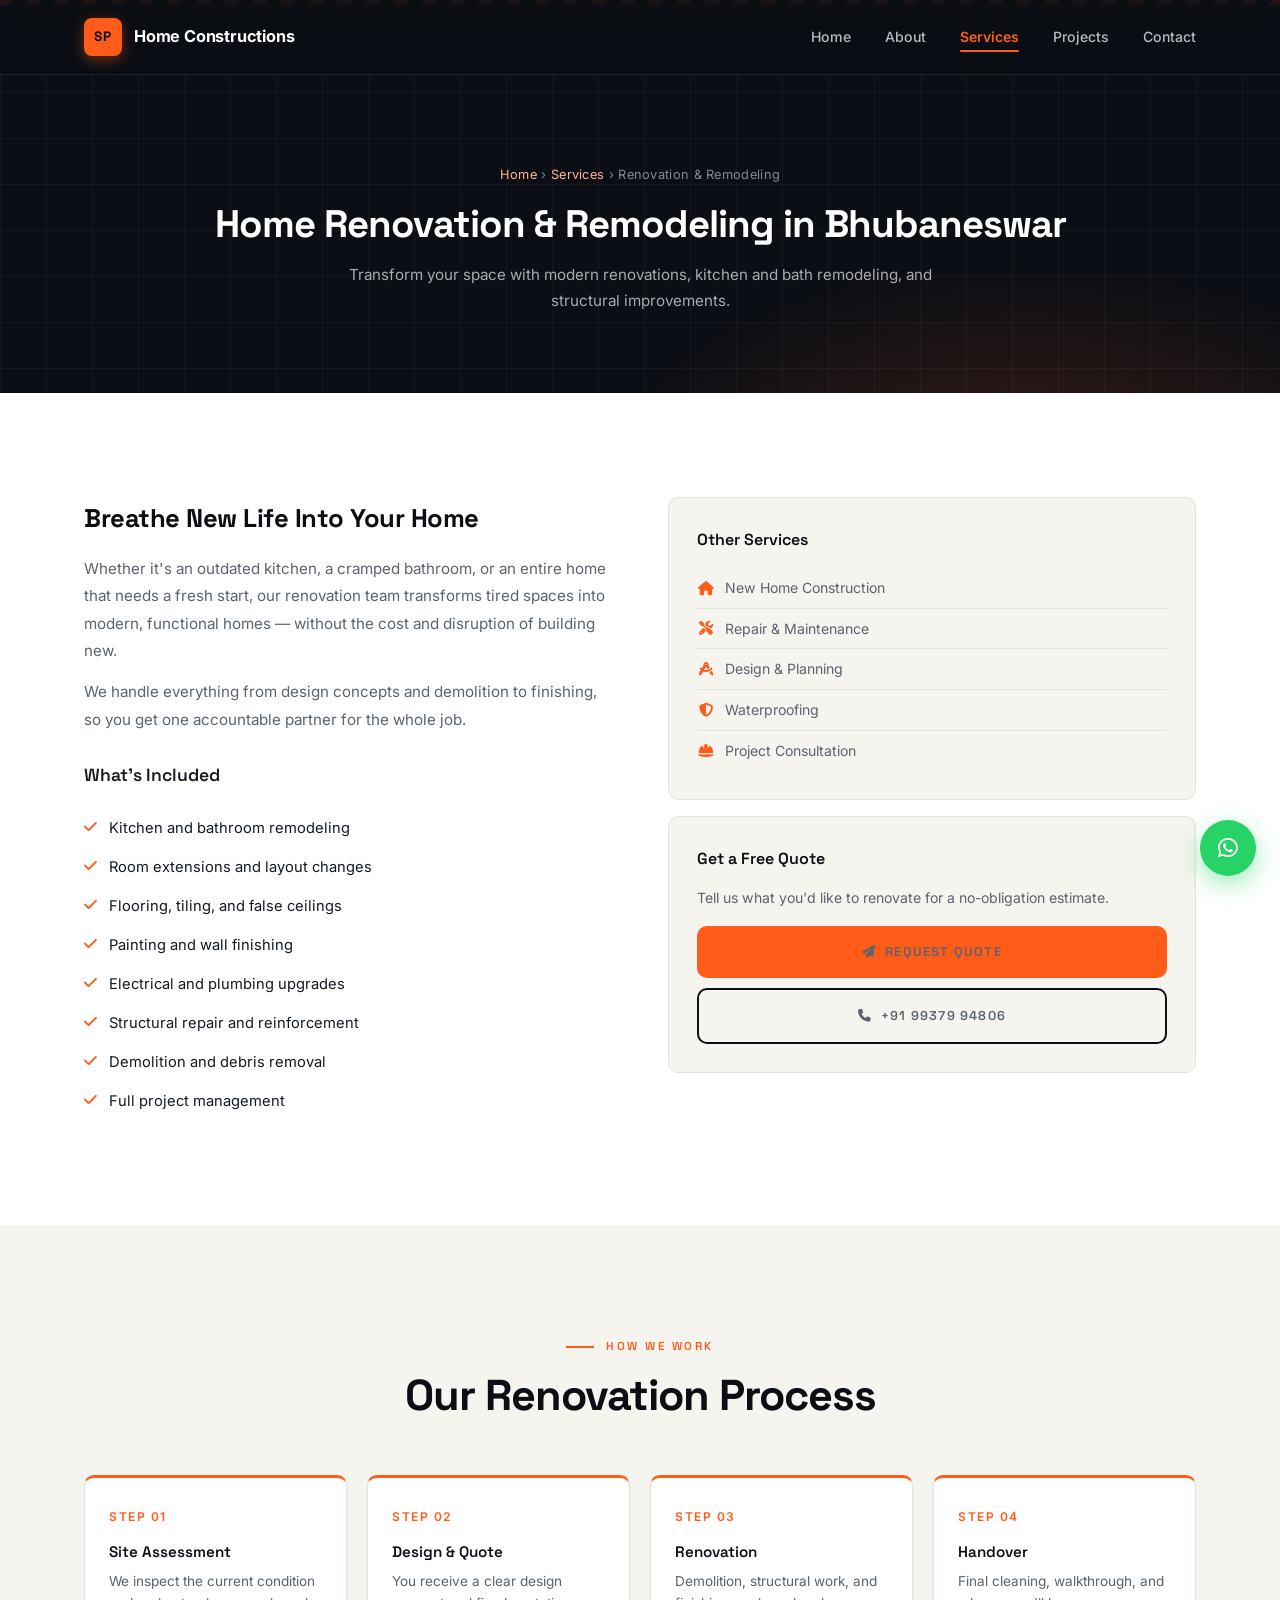
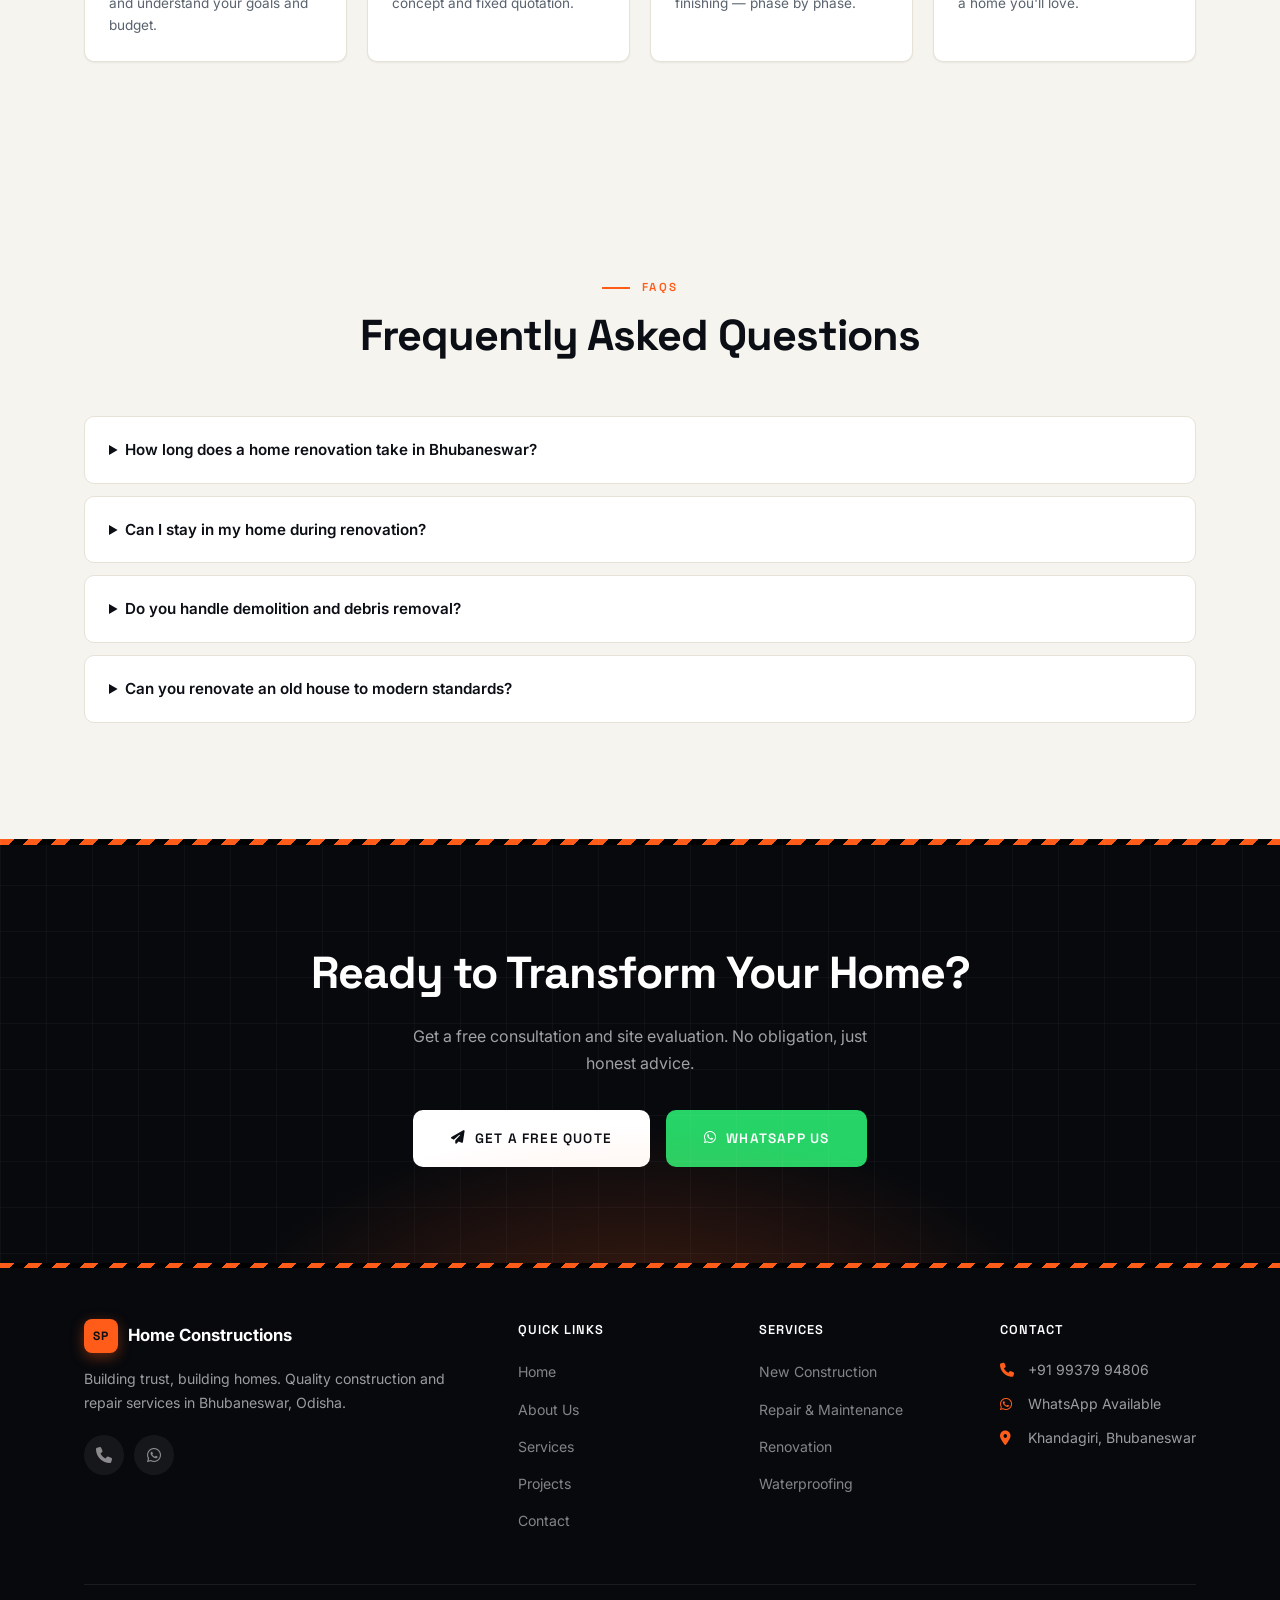
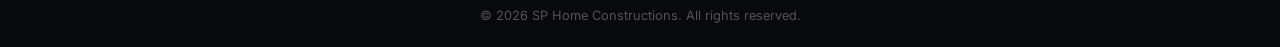
<file: services/renovation.html>
<!doctype html>
<html lang="en-IN">
  <head>
    <meta charset="UTF-8" />
    <meta name="viewport" content="width=device-width, initial-scale=1.0" />
    <title>Home Renovation in Bhubaneswar | Renovation & Remodeling Services</title>
    <meta
      name="description"
      content="Home renovation and remodeling in Bhubaneswar: kitchen, bathroom, and whole-home makeovers. Transform your space with SP Home Constructions. Call +91 99379 94806."
    />
    <link rel="canonical" href="https://sp-home-constructions.vercel.app/services/renovation.html" />
    <meta property="og:type" content="website" />
    <meta property="og:title" content="Home Renovation in Bhubaneswar | Renovation & Remodeling Services" />
    <meta
      property="og:description"
      content="Kitchen, bathroom, and whole-home remodeling in Bhubaneswar. Modern makeovers on budget. Call +91 99379 94806."
    />
    <meta property="og:url" content="https://sp-home-constructions.vercel.app/services/renovation.html" />
    <meta property="og:image" content="https://sp-home-constructions.vercel.app/images/project-b.webp" />
    <meta property="og:site_name" content="SP Home Constructions" />
    <meta property="og:locale" content="en_IN" />
    <meta name="twitter:card" content="summary_large_image" />
    <meta name="twitter:title" content="Home Renovation in Bhubaneswar | SP Home Constructions" />
    <meta name="twitter:description" content="Kitchen, bathroom, and whole-home remodeling in Bhubaneswar." />
    <meta name="twitter:image" content="https://sp-home-constructions.vercel.app/images/project-b.webp" />
    <link rel="icon" type="image/svg+xml" href="../images/favicon.svg" />
    <link rel="preconnect" href="https://fonts.googleapis.com" />
    <link rel="preconnect" href="https://fonts.gstatic.com" crossorigin />
    <link
      href="https://fonts.googleapis.com/css2?family=Inter:wght@300;400;500;600;700;800&display=swap"
      rel="stylesheet"
    />
    <link
      rel="stylesheet"
      href="https://cdnjs.cloudflare.com/ajax/libs/font-awesome/6.5.0/css/all.min.css"
    />
    <link rel="stylesheet" href="../css/style.css" />
    <script type="application/ld+json">
    {
      "@context": "https://schema.org",
      "@type": "Service",
      "name": "Home Renovation and Remodeling in Bhubaneswar",
      "description": "Kitchen, bathroom, and whole-home renovation and remodeling in Bhubaneswar with modern finishes and structural improvements.",
      "url": "https://sp-home-constructions.vercel.app/services/renovation.html",
      "serviceType": "Renovation and Remodeling",
      "provider": {
        "@type": "HomeAndConstructionBusiness",
        "name": "SP Home Constructions",
        "url": "https://sp-home-constructions.vercel.app/",
        "telephone": "+919937994806"
      },
      "areaServed": { "@type": "City", "name": "Bhubaneswar" }
    }
    </script>
    <script type="application/ld+json">
    {
      "@context": "https://schema.org",
      "@type": "FAQPage",
      "mainEntity": [
        {
          "@type": "Question",
          "name": "How long does a home renovation take in Bhubaneswar?",
          "acceptedAnswer": {
            "@type": "Answer",
            "text": "A single room or kitchen renovation takes 2 to 4 weeks, while a full home remodel takes 2 to 4 months depending on scope. We give you a clear timeline upfront."
          }
        },
        {
          "@type": "Question",
          "name": "Can I stay in my home during renovation?",
          "acceptedAnswer": {
            "@type": "Answer",
            "text": "Yes, for most projects we phase the work room by room so you can stay in your home with minimal disruption. For major structural work we'll advise the best approach."
          }
        },
        {
          "@type": "Question",
          "name": "Do you handle demolition and debris removal?",
          "acceptedAnswer": {
            "@type": "Answer",
            "text": "Yes, our renovation packages include demolition, debris removal, and site cleanup as standard."
          }
        },
        {
          "@type": "Question",
          "name": "Can you renovate an old house to modern standards?",
          "acceptedAnswer": {
            "@type": "Answer",
            "text": "Yes — modernizing older homes is one of our specialties, including rewiring, new plumbing, waterproofing, and contemporary interiors."
          }
        }
      ]
    }
    </script>
  </head>
  <body>
    <!-- Header -->
    <header class="header" id="header">
      <div class="container">
        <a href="../index.html" class="logo">
          <span class="logo-mark">SP</span>
          <span class="logo-text">Home Constructions</span>
        </a>
        <nav class="nav" id="nav">
          <ul>
            <li><a href="../index.html">Home</a></li>
            <li><a href="../about.html">About</a></li>
            <li><a href="../services.html" class="active">Services</a></li>
            <li><a href="../projects.html">Projects</a></li>
            <li><a href="../contact.html">Contact</a></li>
          </ul>
        </nav>
        <button class="hamburger" id="hamburger" aria-label="Menu">
          <span></span><span></span><span></span>
        </button>
      </div>
    </header>

    <!-- Page Hero -->
    <section class="page-hero">
      <div class="container">
        <p class="breadcrumb"><a href="../index.html">Home</a> &rsaquo; <a href="../services.html">Services</a> &rsaquo; Renovation & Remodeling</p>
        <h1>Home Renovation & Remodeling in Bhubaneswar</h1>
        <p>
          Transform your space with modern renovations, kitchen and bath
          remodeling, and structural improvements.
        </p>
      </div>
    </section>

    <!-- Service Detail -->
    <section class="section">
      <div class="container">
        <div class="service-detail-grid">
          <div class="service-detail-text">
            <h2>Breathe New Life Into Your Home</h2>
            <p>
              Whether it's an outdated kitchen, a cramped bathroom, or an
              entire home that needs a fresh start, our renovation team
              transforms tired spaces into modern, functional homes — without
              the cost and disruption of building new.
            </p>
            <p>
              We handle everything from design concepts and demolition to
              finishing, so you get one accountable partner for the whole
              job.
            </p>
            <h3 style="font-size: 1.1rem; color: var(--navy); font-weight: 600; margin-top: 28px;">What's Included</h3>
            <ul class="check-list">
              <li><i class="fas fa-check"></i> Kitchen and bathroom remodeling</li>
              <li><i class="fas fa-check"></i> Room extensions and layout changes</li>
              <li><i class="fas fa-check"></i> Flooring, tiling, and false ceilings</li>
              <li><i class="fas fa-check"></i> Painting and wall finishing</li>
              <li><i class="fas fa-check"></i> Electrical and plumbing upgrades</li>
              <li><i class="fas fa-check"></i> Structural repair and reinforcement</li>
              <li><i class="fas fa-check"></i> Demolition and debris removal</li>
              <li><i class="fas fa-check"></i> Full project management</li>
            </ul>
          </div>
          <div class="service-detail-side">
            <div class="side-card">
              <h3>Other Services</h3>
              <ul>
                <li><i class="fas fa-home"></i> <a href="home-construction.html">New Home Construction</a></li>
                <li><i class="fas fa-tools"></i> <a href="repair-maintenance.html">Repair & Maintenance</a></li>
                <li><i class="fas fa-drafting-compass"></i> <a href="design-planning.html">Design & Planning</a></li>
                <li><i class="fas fa-shield-alt"></i> <a href="waterproofing.html">Waterproofing</a></li>
                <li><i class="fas fa-hard-hat"></i> <a href="project-consultation.html">Project Consultation</a></li>
              </ul>
            </div>
            <div class="side-card" style="margin-top: 16px;">
              <h3>Get a Free Quote</h3>
              <p style="font-size: 0.88rem; color: var(--text-light); margin-bottom: 16px;">
                Tell us what you'd like to renovate for a no-obligation estimate.
              </p>
              <a href="../contact.html" class="btn btn-primary" style="width: 100%; justify-content: center; margin-bottom: 10px;">
                <i class="fas fa-paper-plane"></i> Request Quote
              </a>
              <a href="tel:+919937994806" class="btn btn-ghost" style="width: 100%; justify-content: center;">
                <i class="fas fa-phone"></i> +91 99379 94806
              </a>
            </div>
          </div>
        </div>
      </div>
    </section>

    <!-- Process -->
    <section class="section services">
      <div class="container">
        <div class="section-header">
          <span class="section-label">How We Work</span>
          <h2>Our Renovation Process</h2>
        </div>
        <div class="process-grid">
          <div class="process-step">
            <span class="step-num">Step 01</span>
            <h3>Site Assessment</h3>
            <p>We inspect the current condition and understand your goals and budget.</p>
          </div>
          <div class="process-step">
            <span class="step-num">Step 02</span>
            <h3>Design & Quote</h3>
            <p>You receive a clear design concept and fixed quotation.</p>
          </div>
          <div class="process-step">
            <span class="step-num">Step 03</span>
            <h3>Renovation</h3>
            <p>Demolition, structural work, and finishing — phase by phase.</p>
          </div>
          <div class="process-step">
            <span class="step-num">Step 04</span>
            <h3>Handover</h3>
            <p>Final cleaning, walkthrough, and a home you'll love.</p>
          </div>
        </div>
      </div>
    </section>

    <!-- FAQ -->
    <section class="section testimonials">
      <div class="container">
        <div class="section-header">
          <span class="section-label">FAQs</span>
          <h2>Frequently Asked Questions</h2>
        </div>
        <details class="faq-item">
          <summary>How long does a home renovation take in Bhubaneswar?</summary>
          <p>A single room or kitchen renovation takes 2 to 4 weeks, while a full home remodel takes 2 to 4 months depending on scope. We give you a clear timeline upfront.</p>
        </details>
        <details class="faq-item">
          <summary>Can I stay in my home during renovation?</summary>
          <p>Yes, for most projects we phase the work room by room so you can stay in your home with minimal disruption. For major structural work we'll advise the best approach.</p>
        </details>
        <details class="faq-item">
          <summary>Do you handle demolition and debris removal?</summary>
          <p>Yes, our renovation packages include demolition, debris removal, and site cleanup as standard.</p>
        </details>
        <details class="faq-item">
          <summary>Can you renovate an old house to modern standards?</summary>
          <p>Yes — modernizing older homes is one of our specialties, including rewiring, new plumbing, waterproofing, and contemporary interiors.</p>
        </details>
      </div>
    </section>

    <!-- CTA Banner -->
    <section class="cta-banner">
      <div class="container">
        <h2>Ready to Transform Your Home?</h2>
        <p>
          Get a free consultation and site evaluation. No obligation, just
          honest advice.
        </p>
        <div class="cta-actions">
          <a href="../contact.html" class="btn btn-primary btn-lg">
            <i class="fas fa-paper-plane"></i> Get a Free Quote
          </a>
          <a
            href="https://wa.me/919937994806"
            target="_blank"
            class="btn btn-whatsapp btn-lg"
          >
            <i class="fab fa-whatsapp"></i> WhatsApp Us
          </a>
        </div>
      </div>
    </section>

    <!-- Footer -->
    <footer class="footer">
      <div class="container">
        <div class="footer-grid">
          <div class="footer-brand">
            <div class="footer-logo">
              <span class="logo-mark">SP</span>
              <span>Home Constructions</span>
            </div>
            <p>
              Building trust, building homes. Quality construction and repair
              services in Bhubaneswar, Odisha.
            </p>
            <div class="footer-social">
              <a href="tel:+919937994806" aria-label="Phone"
                ><i class="fas fa-phone"></i
              ></a>
              <a
                href="https://wa.me/919937994806"
                target="_blank"
                aria-label="WhatsApp"
                ><i class="fab fa-whatsapp"></i
              ></a>
            </div>
          </div>
          <div class="footer-links">
            <h4>Quick Links</h4>
            <ul>
              <li><a href="../index.html">Home</a></li>
              <li><a href="../about.html">About Us</a></li>
              <li><a href="../services.html">Services</a></li>
              <li><a href="../projects.html">Projects</a></li>
              <li><a href="../contact.html">Contact</a></li>
            </ul>
          </div>
          <div class="footer-links">
            <h4>Services</h4>
            <ul>
              <li><a href="home-construction.html">New Construction</a></li>
              <li><a href="repair-maintenance.html">Repair & Maintenance</a></li>
              <li><a href="renovation.html">Renovation</a></li>
              <li><a href="waterproofing.html">Waterproofing</a></li>
            </ul>
          </div>
          <div class="footer-contact">
            <h4>Contact</h4>
            <p><i class="fas fa-phone"></i> +91 99379 94806</p>
            <p><i class="fab fa-whatsapp"></i> WhatsApp Available</p>
            <p><i class="fas fa-map-marker-alt"></i> Khandagiri, Bhubaneswar</p>
          </div>
        </div>
        <div class="footer-bottom">
          <p>&copy; 2026 SP Home Constructions. All rights reserved.</p>
        </div>
      </div>
    </footer>

    <!-- WhatsApp Float -->
    <a
      href="https://wa.me/919937994806?text=Hi%20SP%20Home%20Constructions!%20I'm%20interested%20in%20your%20services."
      target="_blank"
      class="whatsapp-float"
      aria-label="Chat on WhatsApp"
    >
      <i class="fab fa-whatsapp"></i>
    </a>

    <script src="../js/script.js"></script>
  </body>
</html>
</file>
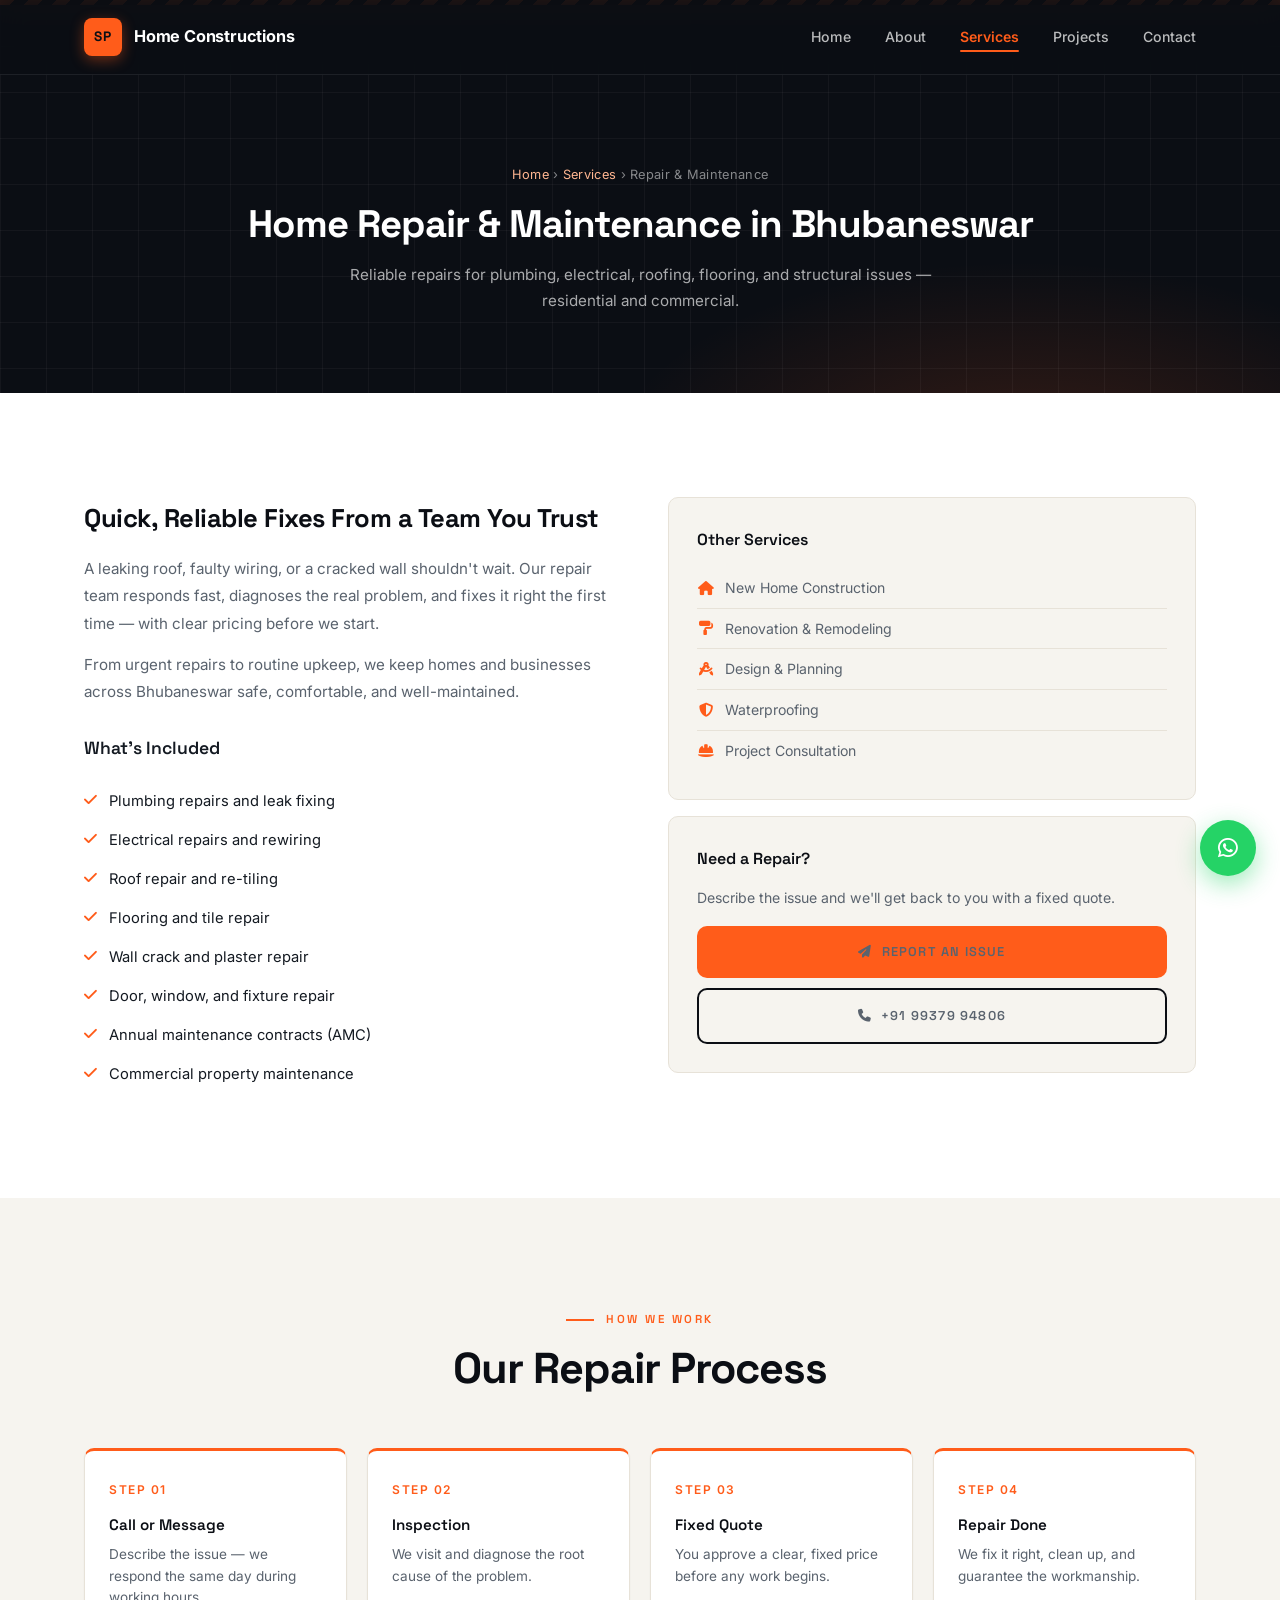
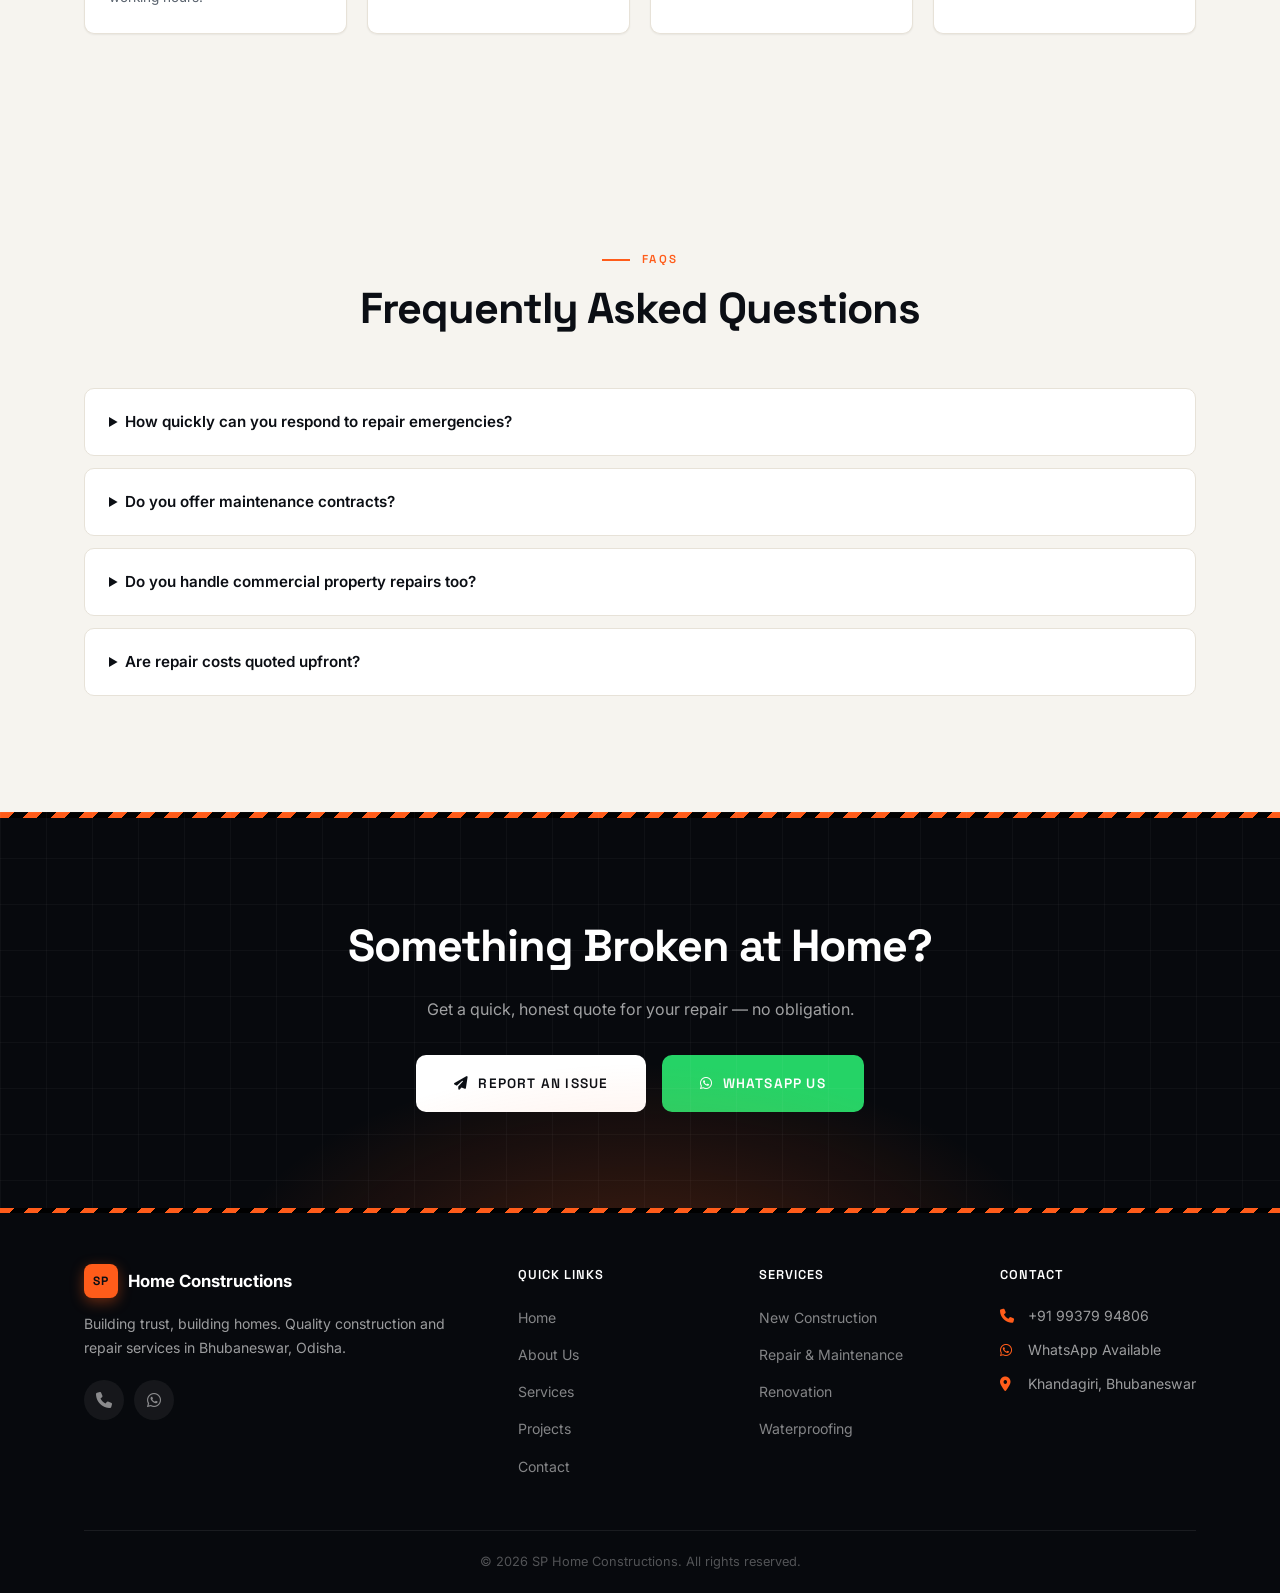
<file: services/repair-maintenance.html>
<!doctype html>
<html lang="en-IN">
  <head>
    <meta charset="UTF-8" />
    <meta name="viewport" content="width=device-width, initial-scale=1.0" />
    <title>Home Repair & Maintenance Services in Bhubaneswar</title>
    <meta
      name="description"
      content="Fast, reliable home repair and maintenance in Bhubaneswar: plumbing, electrical, roofing, flooring and structural repairs. Residential & commercial. Call +91 99379 94806."
    />
    <link rel="canonical" href="https://sp-home-constructions.vercel.app/services/repair-maintenance.html" />
    <meta property="og:type" content="website" />
    <meta property="og:title" content="Home Repair & Maintenance Services in Bhubaneswar" />
    <meta
      property="og:description"
      content="Plumbing, electrical, roofing, and structural repairs in Bhubaneswar. Fast and reliable. Call +91 99379 94806."
    />
    <meta property="og:url" content="https://sp-home-constructions.vercel.app/services/repair-maintenance.html" />
    <meta property="og:image" content="https://sp-home-constructions.vercel.app/images/about-2.webp" />
    <meta property="og:site_name" content="SP Home Constructions" />
    <meta property="og:locale" content="en_IN" />
    <meta name="twitter:card" content="summary_large_image" />
    <meta name="twitter:title" content="Home Repair & Maintenance Services in Bhubaneswar" />
    <meta name="twitter:description" content="Plumbing, electrical, roofing, and structural repairs in Bhubaneswar." />
    <meta name="twitter:image" content="https://sp-home-constructions.vercel.app/images/about-2.webp" />
    <link rel="icon" type="image/svg+xml" href="../images/favicon.svg" />
    <link rel="preconnect" href="https://fonts.googleapis.com" />
    <link rel="preconnect" href="https://fonts.gstatic.com" crossorigin />
    <link
      href="https://fonts.googleapis.com/css2?family=Inter:wght@300;400;500;600;700;800&display=swap"
      rel="stylesheet"
    />
    <link
      rel="stylesheet"
      href="https://cdnjs.cloudflare.com/ajax/libs/font-awesome/6.5.0/css/all.min.css"
    />
    <link rel="stylesheet" href="../css/style.css" />
    <script type="application/ld+json">
    {
      "@context": "https://schema.org",
      "@type": "Service",
      "name": "Home Repair and Maintenance in Bhubaneswar",
      "description": "Reliable repairs for plumbing, electrical, roofing, flooring, and structural issues — residential and commercial in Bhubaneswar.",
      "url": "https://sp-home-constructions.vercel.app/services/repair-maintenance.html",
      "serviceType": "Repair and Maintenance",
      "provider": {
        "@type": "HomeAndConstructionBusiness",
        "name": "SP Home Constructions",
        "url": "https://sp-home-constructions.vercel.app/",
        "telephone": "+919937994806"
      },
      "areaServed": { "@type": "City", "name": "Bhubaneswar" }
    }
    </script>
    <script type="application/ld+json">
    {
      "@context": "https://schema.org",
      "@type": "FAQPage",
      "mainEntity": [
        {
          "@type": "Question",
          "name": "How quickly can you respond to repair emergencies?",
          "acceptedAnswer": {
            "@type": "Answer",
            "text": "For urgent issues like leaks, electrical faults, or roof damage, we typically visit the same day when you call us during working hours."
          }
        },
        {
          "@type": "Question",
          "name": "Do you offer maintenance contracts?",
          "acceptedAnswer": {
            "@type": "Answer",
            "text": "Yes, we offer annual maintenance contracts (AMC) for homes, offices, and commercial buildings with priority service and discounted rates."
          }
        },
        {
          "@type": "Question",
          "name": "Do you handle commercial property repairs too?",
          "acceptedAnswer": {
            "@type": "Answer",
            "text": "Yes, we service residential and commercial properties — shops, offices, and buildings across Bhubaneswar."
          }
        },
        {
          "@type": "Question",
          "name": "Are repair costs quoted upfront?",
          "acceptedAnswer": {
            "@type": "Answer",
            "text": "Yes, we inspect the issue and give you a clear, fixed quote before starting any work. No hidden charges."
          }
        }
      ]
    }
    </script>
  </head>
  <body>
    <!-- Header -->
    <header class="header" id="header">
      <div class="container">
        <a href="../index.html" class="logo">
          <span class="logo-mark">SP</span>
          <span class="logo-text">Home Constructions</span>
        </a>
        <nav class="nav" id="nav">
          <ul>
            <li><a href="../index.html">Home</a></li>
            <li><a href="../about.html">About</a></li>
            <li><a href="../services.html" class="active">Services</a></li>
            <li><a href="../projects.html">Projects</a></li>
            <li><a href="../contact.html">Contact</a></li>
          </ul>
        </nav>
        <button class="hamburger" id="hamburger" aria-label="Menu">
          <span></span><span></span><span></span>
        </button>
      </div>
    </header>

    <!-- Page Hero -->
    <section class="page-hero">
      <div class="container">
        <p class="breadcrumb"><a href="../index.html">Home</a> &rsaquo; <a href="../services.html">Services</a> &rsaquo; Repair & Maintenance</p>
        <h1>Home Repair & Maintenance in Bhubaneswar</h1>
        <p>
          Reliable repairs for plumbing, electrical, roofing, flooring, and
          structural issues — residential and commercial.
        </p>
      </div>
    </section>

    <!-- Service Detail -->
    <section class="section">
      <div class="container">
        <div class="service-detail-grid">
          <div class="service-detail-text">
            <h2>Quick, Reliable Fixes From a Team You Trust</h2>
            <p>
              A leaking roof, faulty wiring, or a cracked wall shouldn't wait.
              Our repair team responds fast, diagnoses the real problem, and
              fixes it right the first time — with clear pricing before we
              start.
            </p>
            <p>
              From urgent repairs to routine upkeep, we keep homes and
              businesses across Bhubaneswar safe, comfortable, and
              well-maintained.
            </p>
            <h3 style="font-size: 1.1rem; color: var(--navy); font-weight: 600; margin-top: 28px;">What's Included</h3>
            <ul class="check-list">
              <li><i class="fas fa-check"></i> Plumbing repairs and leak fixing</li>
              <li><i class="fas fa-check"></i> Electrical repairs and rewiring</li>
              <li><i class="fas fa-check"></i> Roof repair and re-tiling</li>
              <li><i class="fas fa-check"></i> Flooring and tile repair</li>
              <li><i class="fas fa-check"></i> Wall crack and plaster repair</li>
              <li><i class="fas fa-check"></i> Door, window, and fixture repair</li>
              <li><i class="fas fa-check"></i> Annual maintenance contracts (AMC)</li>
              <li><i class="fas fa-check"></i> Commercial property maintenance</li>
            </ul>
          </div>
          <div class="service-detail-side">
            <div class="side-card">
              <h3>Other Services</h3>
              <ul>
                <li><i class="fas fa-home"></i> <a href="home-construction.html">New Home Construction</a></li>
                <li><i class="fas fa-paint-roller"></i> <a href="renovation.html">Renovation & Remodeling</a></li>
                <li><i class="fas fa-drafting-compass"></i> <a href="design-planning.html">Design & Planning</a></li>
                <li><i class="fas fa-shield-alt"></i> <a href="waterproofing.html">Waterproofing</a></li>
                <li><i class="fas fa-hard-hat"></i> <a href="project-consultation.html">Project Consultation</a></li>
              </ul>
            </div>
            <div class="side-card" style="margin-top: 16px;">
              <h3>Need a Repair?</h3>
              <p style="font-size: 0.88rem; color: var(--text-light); margin-bottom: 16px;">
                Describe the issue and we'll get back to you with a fixed quote.
              </p>
              <a href="../contact.html" class="btn btn-primary" style="width: 100%; justify-content: center; margin-bottom: 10px;">
                <i class="fas fa-paper-plane"></i> Report an Issue
              </a>
              <a href="tel:+919937994806" class="btn btn-ghost" style="width: 100%; justify-content: center;">
                <i class="fas fa-phone"></i> +91 99379 94806
              </a>
            </div>
          </div>
        </div>
      </div>
    </section>

    <!-- Process -->
    <section class="section services">
      <div class="container">
        <div class="section-header">
          <span class="section-label">How We Work</span>
          <h2>Our Repair Process</h2>
        </div>
        <div class="process-grid">
          <div class="process-step">
            <span class="step-num">Step 01</span>
            <h3>Call or Message</h3>
            <p>Describe the issue — we respond the same day during working hours.</p>
          </div>
          <div class="process-step">
            <span class="step-num">Step 02</span>
            <h3>Inspection</h3>
            <p>We visit and diagnose the root cause of the problem.</p>
          </div>
          <div class="process-step">
            <span class="step-num">Step 03</span>
            <h3>Fixed Quote</h3>
            <p>You approve a clear, fixed price before any work begins.</p>
          </div>
          <div class="process-step">
            <span class="step-num">Step 04</span>
            <h3>Repair Done</h3>
            <p>We fix it right, clean up, and guarantee the workmanship.</p>
          </div>
        </div>
      </div>
    </section>

    <!-- FAQ -->
    <section class="section testimonials">
      <div class="container">
        <div class="section-header">
          <span class="section-label">FAQs</span>
          <h2>Frequently Asked Questions</h2>
        </div>
        <details class="faq-item">
          <summary>How quickly can you respond to repair emergencies?</summary>
          <p>For urgent issues like leaks, electrical faults, or roof damage, we typically visit the same day when you call us during working hours.</p>
        </details>
        <details class="faq-item">
          <summary>Do you offer maintenance contracts?</summary>
          <p>Yes, we offer annual maintenance contracts (AMC) for homes, offices, and commercial buildings with priority service and discounted rates.</p>
        </details>
        <details class="faq-item">
          <summary>Do you handle commercial property repairs too?</summary>
          <p>Yes, we service residential and commercial properties — shops, offices, and buildings across Bhubaneswar.</p>
        </details>
        <details class="faq-item">
          <summary>Are repair costs quoted upfront?</summary>
          <p>Yes, we inspect the issue and give you a clear, fixed quote before starting any work. No hidden charges.</p>
        </details>
      </div>
    </section>

    <!-- CTA Banner -->
    <section class="cta-banner">
      <div class="container">
        <h2>Something Broken at Home?</h2>
        <p>
          Get a quick, honest quote for your repair — no obligation.
        </p>
        <div class="cta-actions">
          <a href="../contact.html" class="btn btn-primary btn-lg">
            <i class="fas fa-paper-plane"></i> Report an Issue
          </a>
          <a
            href="https://wa.me/919937994806"
            target="_blank"
            class="btn btn-whatsapp btn-lg"
          >
            <i class="fab fa-whatsapp"></i> WhatsApp Us
          </a>
        </div>
      </div>
    </section>

    <!-- Footer -->
    <footer class="footer">
      <div class="container">
        <div class="footer-grid">
          <div class="footer-brand">
            <div class="footer-logo">
              <span class="logo-mark">SP</span>
              <span>Home Constructions</span>
            </div>
            <p>
              Building trust, building homes. Quality construction and repair
              services in Bhubaneswar, Odisha.
            </p>
            <div class="footer-social">
              <a href="tel:+919937994806" aria-label="Phone"
                ><i class="fas fa-phone"></i
              ></a>
              <a
                href="https://wa.me/919937994806"
                target="_blank"
                aria-label="WhatsApp"
                ><i class="fab fa-whatsapp"></i
              ></a>
            </div>
          </div>
          <div class="footer-links">
            <h4>Quick Links</h4>
            <ul>
              <li><a href="../index.html">Home</a></li>
              <li><a href="../about.html">About Us</a></li>
              <li><a href="../services.html">Services</a></li>
              <li><a href="../projects.html">Projects</a></li>
              <li><a href="../contact.html">Contact</a></li>
            </ul>
          </div>
          <div class="footer-links">
            <h4>Services</h4>
            <ul>
              <li><a href="home-construction.html">New Construction</a></li>
              <li><a href="repair-maintenance.html">Repair & Maintenance</a></li>
              <li><a href="renovation.html">Renovation</a></li>
              <li><a href="waterproofing.html">Waterproofing</a></li>
            </ul>
          </div>
          <div class="footer-contact">
            <h4>Contact</h4>
            <p><i class="fas fa-phone"></i> +91 99379 94806</p>
            <p><i class="fab fa-whatsapp"></i> WhatsApp Available</p>
            <p><i class="fas fa-map-marker-alt"></i> Khandagiri, Bhubaneswar</p>
          </div>
        </div>
        <div class="footer-bottom">
          <p>&copy; 2026 SP Home Constructions. All rights reserved.</p>
        </div>
      </div>
    </footer>

    <!-- WhatsApp Float -->
    <a
      href="https://wa.me/919937994806?text=Hi%20SP%20Home%20Constructions!%20I'm%20interested%20in%20your%20services."
      target="_blank"
      class="whatsapp-float"
      aria-label="Chat on WhatsApp"
    >
      <i class="fab fa-whatsapp"></i>
    </a>

    <script src="../js/script.js"></script>
  </body>
</html>
</file>
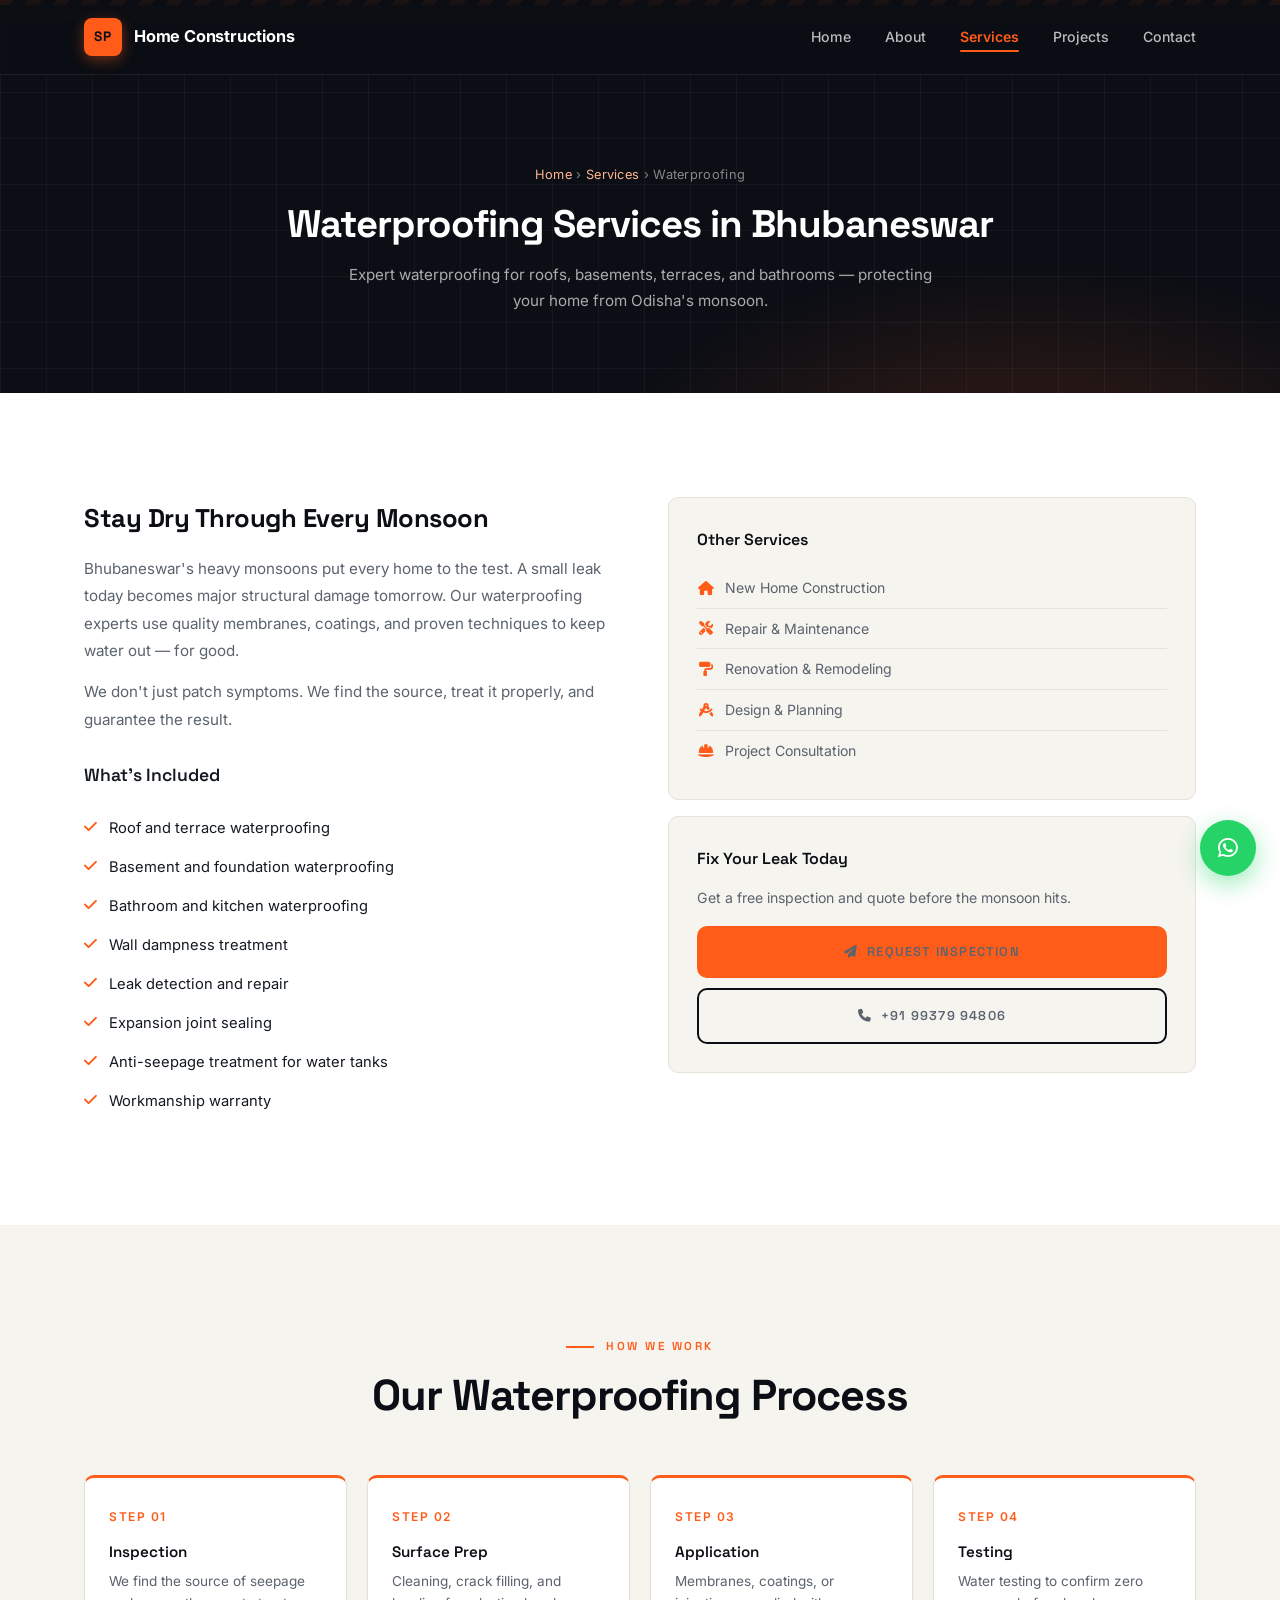
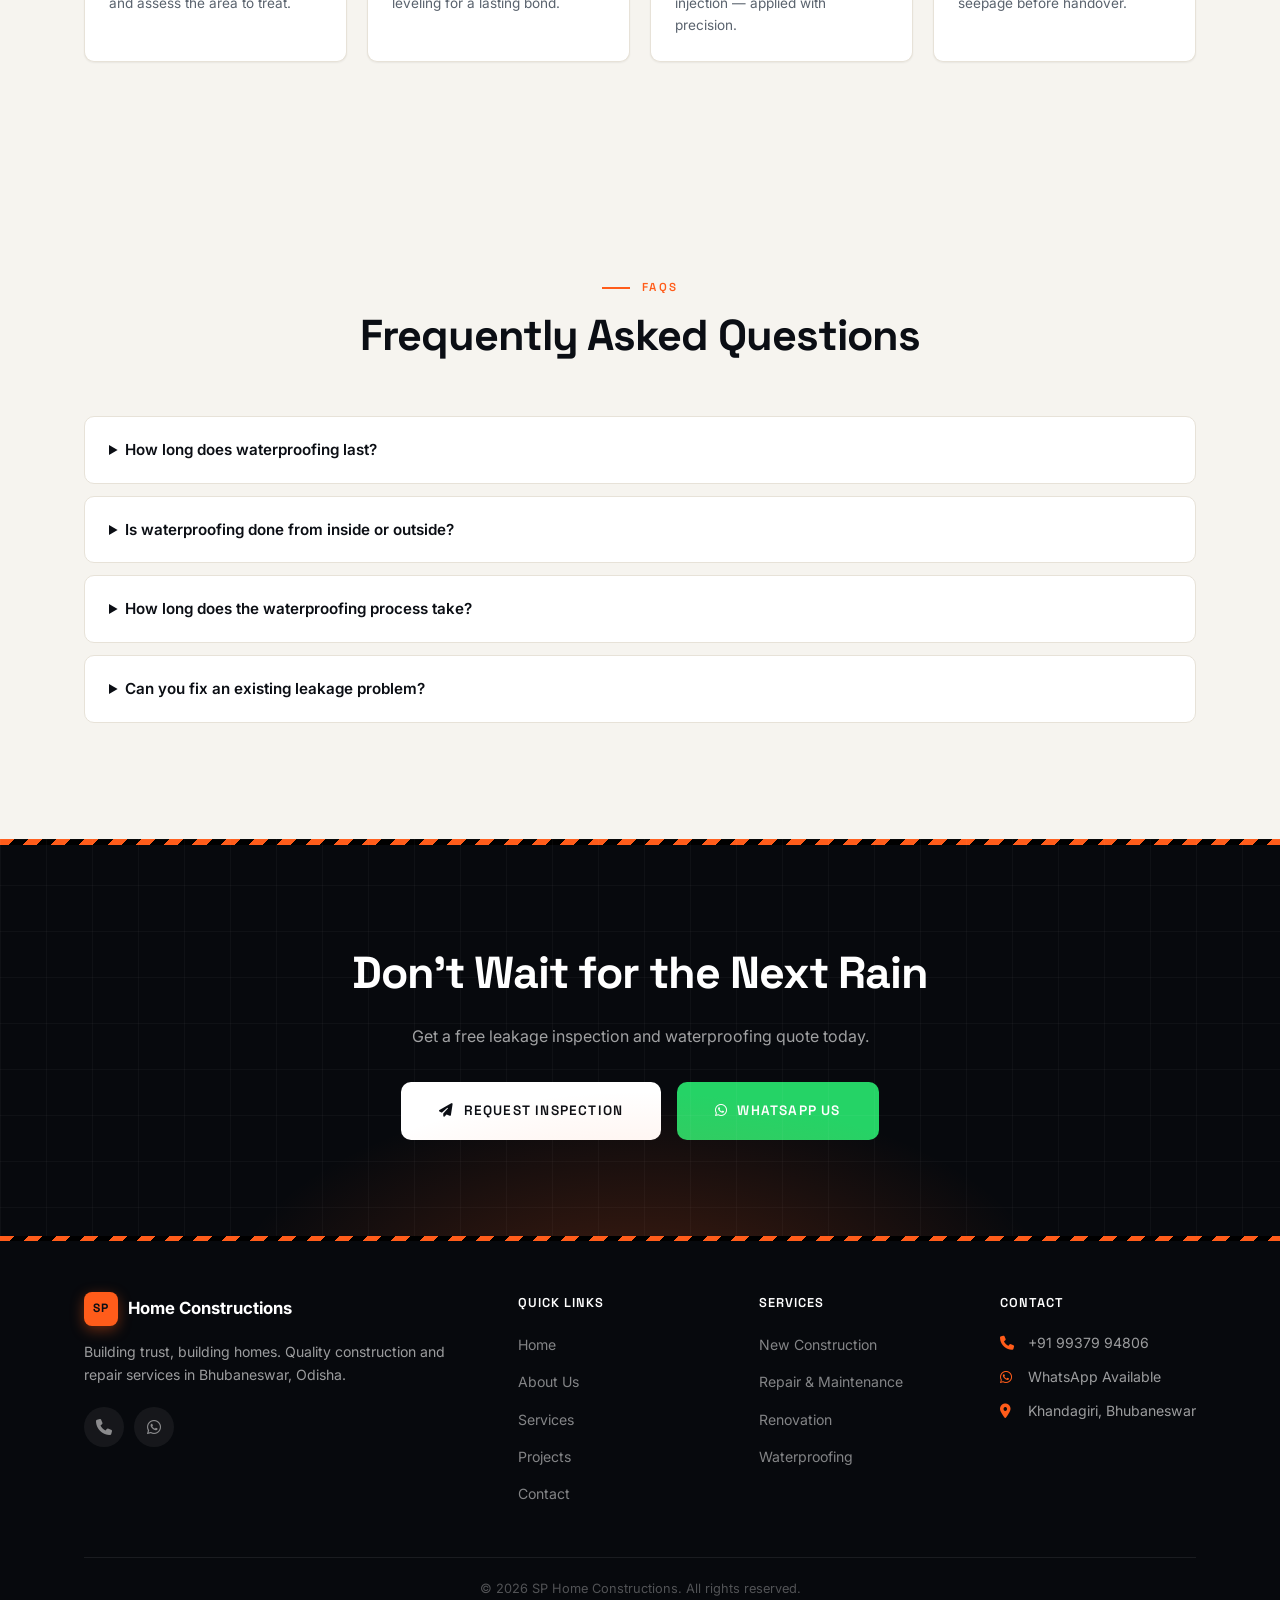
<file: services/waterproofing.html>
<!doctype html>
<html lang="en-IN">
  <head>
    <meta charset="UTF-8" />
    <meta name="viewport" content="width=device-width, initial-scale=1.0" />
    <title>Waterproofing Services in Bhubaneswar | Roof & Terrace Waterproofing</title>
    <meta
      name="description"
      content="Expert waterproofing in Bhubaneswar for roofs, terraces, basements, and bathrooms. Protect your home from Odisha's monsoon. Call +91 99379 94806."
    />
    <link rel="canonical" href="https://sp-home-constructions.vercel.app/services/waterproofing.html" />
    <meta property="og:type" content="website" />
    <meta property="og:title" content="Waterproofing Services in Bhubaneswar | Roof & Terrace Waterproofing" />
    <meta
      property="og:description"
      content="Roof, terrace, basement, and bathroom waterproofing in Bhubaneswar. Monsoon-proof your home. Call +91 99379 94806."
    />
    <meta property="og:url" content="https://sp-home-constructions.vercel.app/services/waterproofing.html" />
    <meta property="og:image" content="https://sp-home-constructions.vercel.app/images/project-c.webp" />
    <meta property="og:site_name" content="SP Home Constructions" />
    <meta property="og:locale" content="en_IN" />
    <meta name="twitter:card" content="summary_large_image" />
    <meta name="twitter:title" content="Waterproofing Services in Bhubaneswar | SP Home Constructions" />
    <meta name="twitter:description" content="Roof, terrace, basement, and bathroom waterproofing in Bhubaneswar." />
    <meta name="twitter:image" content="https://sp-home-constructions.vercel.app/images/project-c.webp" />
    <link rel="icon" type="image/svg+xml" href="../images/favicon.svg" />
    <link rel="preconnect" href="https://fonts.googleapis.com" />
    <link rel="preconnect" href="https://fonts.gstatic.com" crossorigin />
    <link
      href="https://fonts.googleapis.com/css2?family=Inter:wght@300;400;500;600;700;800&display=swap"
      rel="stylesheet"
    />
    <link
      rel="stylesheet"
      href="https://cdnjs.cloudflare.com/ajax/libs/font-awesome/6.5.0/css/all.min.css"
    />
    <link rel="stylesheet" href="../css/style.css" />
    <script type="application/ld+json">
    {
      "@context": "https://schema.org",
      "@type": "Service",
      "name": "Waterproofing Services in Bhubaneswar",
      "description": "Expert waterproofing for roofs, basements, terraces, and bathrooms in Bhubaneswar — protecting homes from Odisha's monsoon.",
      "url": "https://sp-home-constructions.vercel.app/services/waterproofing.html",
      "serviceType": "Waterproofing",
      "provider": {
        "@type": "HomeAndConstructionBusiness",
        "name": "SP Home Constructions",
        "url": "https://sp-home-constructions.vercel.app/",
        "telephone": "+919937994806"
      },
      "areaServed": { "@type": "City", "name": "Bhubaneswar" }
    }
    </script>
    <script type="application/ld+json">
    {
      "@context": "https://schema.org",
      "@type": "FAQPage",
      "mainEntity": [
        {
          "@type": "Question",
          "name": "How long does waterproofing last?",
          "acceptedAnswer": {
            "@type": "Answer",
            "text": "With quality materials and proper application, roof and terrace waterproofing typically lasts 5 to 10 years. We also provide workmanship warranties."
          }
        },
        {
          "@type": "Question",
          "name": "Is waterproofing done from inside or outside?",
          "acceptedAnswer": {
            "@type": "Answer",
            "text": "It depends on the area. Roofs and terraces are waterproofed from the outside, while bathrooms and basements often use internal membranes and coatings. We recommend the most effective method for your situation."
          }
        },
        {
          "@type": "Question",
          "name": "How long does the waterproofing process take?",
          "acceptedAnswer": {
            "@type": "Answer",
            "text": "A typical terrace or roof waterproofing job takes 2 to 5 days including surface preparation and curing. Bathroom waterproofing takes 1 to 2 days."
          }
        },
        {
          "@type": "Question",
          "name": "Can you fix an existing leakage problem?",
          "acceptedAnswer": {
            "@type": "Answer",
            "text": "Yes. We first locate and repair the source of the leak, then apply proper waterproofing treatment so the problem doesn't return."
          }
        }
      ]
    }
    </script>
  </head>
  <body>
    <!-- Header -->
    <header class="header" id="header">
      <div class="container">
        <a href="../index.html" class="logo">
          <span class="logo-mark">SP</span>
          <span class="logo-text">Home Constructions</span>
        </a>
        <nav class="nav" id="nav">
          <ul>
            <li><a href="../index.html">Home</a></li>
            <li><a href="../about.html">About</a></li>
            <li><a href="../services.html" class="active">Services</a></li>
            <li><a href="../projects.html">Projects</a></li>
            <li><a href="../contact.html">Contact</a></li>
          </ul>
        </nav>
        <button class="hamburger" id="hamburger" aria-label="Menu">
          <span></span><span></span><span></span>
        </button>
      </div>
    </header>

    <!-- Page Hero -->
    <section class="page-hero">
      <div class="container">
        <p class="breadcrumb"><a href="../index.html">Home</a> &rsaquo; <a href="../services.html">Services</a> &rsaquo; Waterproofing</p>
        <h1>Waterproofing Services in Bhubaneswar</h1>
        <p>
          Expert waterproofing for roofs, basements, terraces, and bathrooms —
          protecting your home from Odisha's monsoon.
        </p>
      </div>
    </section>

    <!-- Service Detail -->
    <section class="section">
      <div class="container">
        <div class="service-detail-grid">
          <div class="service-detail-text">
            <h2>Stay Dry Through Every Monsoon</h2>
            <p>
              Bhubaneswar's heavy monsoons put every home to the test. A small
              leak today becomes major structural damage tomorrow. Our
              waterproofing experts use quality membranes, coatings, and
              proven techniques to keep water out — for good.
            </p>
            <p>
              We don't just patch symptoms. We find the source, treat it
              properly, and guarantee the result.
            </p>
            <h3 style="font-size: 1.1rem; color: var(--navy); font-weight: 600; margin-top: 28px;">What's Included</h3>
            <ul class="check-list">
              <li><i class="fas fa-check"></i> Roof and terrace waterproofing</li>
              <li><i class="fas fa-check"></i> Basement and foundation waterproofing</li>
              <li><i class="fas fa-check"></i> Bathroom and kitchen waterproofing</li>
              <li><i class="fas fa-check"></i> Wall dampness treatment</li>
              <li><i class="fas fa-check"></i> Leak detection and repair</li>
              <li><i class="fas fa-check"></i> Expansion joint sealing</li>
              <li><i class="fas fa-check"></i> Anti-seepage treatment for water tanks</li>
              <li><i class="fas fa-check"></i> Workmanship warranty</li>
            </ul>
          </div>
          <div class="service-detail-side">
            <div class="side-card">
              <h3>Other Services</h3>
              <ul>
                <li><i class="fas fa-home"></i> <a href="home-construction.html">New Home Construction</a></li>
                <li><i class="fas fa-tools"></i> <a href="repair-maintenance.html">Repair & Maintenance</a></li>
                <li><i class="fas fa-paint-roller"></i> <a href="renovation.html">Renovation & Remodeling</a></li>
                <li><i class="fas fa-drafting-compass"></i> <a href="design-planning.html">Design & Planning</a></li>
                <li><i class="fas fa-hard-hat"></i> <a href="project-consultation.html">Project Consultation</a></li>
              </ul>
            </div>
            <div class="side-card" style="margin-top: 16px;">
              <h3>Fix Your Leak Today</h3>
              <p style="font-size: 0.88rem; color: var(--text-light); margin-bottom: 16px;">
                Get a free inspection and quote before the monsoon hits.
              </p>
              <a href="../contact.html" class="btn btn-primary" style="width: 100%; justify-content: center; margin-bottom: 10px;">
                <i class="fas fa-paper-plane"></i> Request Inspection
              </a>
              <a href="tel:+919937994806" class="btn btn-ghost" style="width: 100%; justify-content: center;">
                <i class="fas fa-phone"></i> +91 99379 94806
              </a>
            </div>
          </div>
        </div>
      </div>
    </section>

    <!-- Process -->
    <section class="section services">
      <div class="container">
        <div class="section-header">
          <span class="section-label">How We Work</span>
          <h2>Our Waterproofing Process</h2>
        </div>
        <div class="process-grid">
          <div class="process-step">
            <span class="step-num">Step 01</span>
            <h3>Inspection</h3>
            <p>We find the source of seepage and assess the area to treat.</p>
          </div>
          <div class="process-step">
            <span class="step-num">Step 02</span>
            <h3>Surface Prep</h3>
            <p>Cleaning, crack filling, and leveling for a lasting bond.</p>
          </div>
          <div class="process-step">
            <span class="step-num">Step 03</span>
            <h3>Application</h3>
            <p>Membranes, coatings, or injection — applied with precision.</p>
          </div>
          <div class="process-step">
            <span class="step-num">Step 04</span>
            <h3>Testing</h3>
            <p>Water testing to confirm zero seepage before handover.</p>
          </div>
        </div>
      </div>
    </section>

    <!-- FAQ -->
    <section class="section testimonials">
      <div class="container">
        <div class="section-header">
          <span class="section-label">FAQs</span>
          <h2>Frequently Asked Questions</h2>
        </div>
        <details class="faq-item">
          <summary>How long does waterproofing last?</summary>
          <p>With quality materials and proper application, roof and terrace waterproofing typically lasts 5 to 10 years. We also provide workmanship warranties.</p>
        </details>
        <details class="faq-item">
          <summary>Is waterproofing done from inside or outside?</summary>
          <p>It depends on the area. Roofs and terraces are waterproofed from the outside, while bathrooms and basements often use internal membranes and coatings. We recommend the most effective method for your situation.</p>
        </details>
        <details class="faq-item">
          <summary>How long does the waterproofing process take?</summary>
          <p>A typical terrace or roof waterproofing job takes 2 to 5 days including surface preparation and curing. Bathroom waterproofing takes 1 to 2 days.</p>
        </details>
        <details class="faq-item">
          <summary>Can you fix an existing leakage problem?</summary>
          <p>Yes. We first locate and repair the source of the leak, then apply proper waterproofing treatment so the problem doesn't return.</p>
        </details>
      </div>
    </section>

    <!-- CTA Banner -->
    <section class="cta-banner">
      <div class="container">
        <h2>Don't Wait for the Next Rain</h2>
        <p>
          Get a free leakage inspection and waterproofing quote today.
        </p>
        <div class="cta-actions">
          <a href="../contact.html" class="btn btn-primary btn-lg">
            <i class="fas fa-paper-plane"></i> Request Inspection
          </a>
          <a
            href="https://wa.me/919937994806"
            target="_blank"
            class="btn btn-whatsapp btn-lg"
          >
            <i class="fab fa-whatsapp"></i> WhatsApp Us
          </a>
        </div>
      </div>
    </section>

    <!-- Footer -->
    <footer class="footer">
      <div class="container">
        <div class="footer-grid">
          <div class="footer-brand">
            <div class="footer-logo">
              <span class="logo-mark">SP</span>
              <span>Home Constructions</span>
            </div>
            <p>
              Building trust, building homes. Quality construction and repair
              services in Bhubaneswar, Odisha.
            </p>
            <div class="footer-social">
              <a href="tel:+919937994806" aria-label="Phone"
                ><i class="fas fa-phone"></i
              ></a>
              <a
                href="https://wa.me/919937994806"
                target="_blank"
                aria-label="WhatsApp"
                ><i class="fab fa-whatsapp"></i
              ></a>
            </div>
          </div>
          <div class="footer-links">
            <h4>Quick Links</h4>
            <ul>
              <li><a href="../index.html">Home</a></li>
              <li><a href="../about.html">About Us</a></li>
              <li><a href="../services.html">Services</a></li>
              <li><a href="../projects.html">Projects</a></li>
              <li><a href="../contact.html">Contact</a></li>
            </ul>
          </div>
          <div class="footer-links">
            <h4>Services</h4>
            <ul>
              <li><a href="home-construction.html">New Construction</a></li>
              <li><a href="repair-maintenance.html">Repair & Maintenance</a></li>
              <li><a href="renovation.html">Renovation</a></li>
              <li><a href="waterproofing.html">Waterproofing</a></li>
            </ul>
          </div>
          <div class="footer-contact">
            <h4>Contact</h4>
            <p><i class="fas fa-phone"></i> +91 99379 94806</p>
            <p><i class="fab fa-whatsapp"></i> WhatsApp Available</p>
            <p><i class="fas fa-map-marker-alt"></i> Khandagiri, Bhubaneswar</p>
          </div>
        </div>
        <div class="footer-bottom">
          <p>&copy; 2026 SP Home Constructions. All rights reserved.</p>
        </div>
      </div>
    </footer>

    <!-- WhatsApp Float -->
    <a
      href="https://wa.me/919937994806?text=Hi%20SP%20Home%20Constructions!%20I'm%20interested%20in%20your%20services."
      target="_blank"
      class="whatsapp-float"
      aria-label="Chat on WhatsApp"
    >
      <i class="fab fa-whatsapp"></i>
    </a>

    <script src="../js/script.js"></script>
  </body>
</html>
</file>
<file: css/style.css>
@import url('https://fonts.googleapis.com/css2?family=Space+Grotesk:wght@400;500;600;700&family=Inter:wght@400;500;600;700&family=Caveat:wght@600;700&display=swap');

:root {
  --ink: #0B0E14;
  --ink-soft: #151B26;
  --ink-card: #11151E;
  --ink-deep: #07090D;
  --white: #FFFFFF;
  --paper: #F6F4EF;
  --accent: #FF5C1A;
  --accent-bright: #FF6B2C;
  --accent-deep: #E04E10;
  --accent-soft: #FFE8DB;
  --text: #141A22;
  --text-light: #5A636E;
  --border: #E7E2D8;
  --shadow-sm: 0 1px 2px rgba(11, 14, 20, 0.06);
  --shadow: 0 12px 32px rgba(11, 14, 20, 0.12);
  --shadow-lg: 0 24px 60px rgba(11, 14, 20, 0.2);
  --glow: 0 10px 28px rgba(255, 92, 26, 0.4);
  --radius: 10px;
  --transition: 0.3s cubic-bezier(0.22, 1, 0.36, 1);
  --font-display: 'Space Grotesk', 'Inter', sans-serif;
  --font-body: 'Inter', -apple-system, BlinkMacSystemFont, sans-serif;
  --font-cursive: 'Caveat', cursive;
  --hazard: repeating-linear-gradient(135deg, var(--accent) 0 10px, #000 10px 20px);
}

* {
  margin: 0;
  padding: 0;
  box-sizing: border-box;
}

html {
  scroll-behavior: smooth;
}

body {
  font-family: var(--font-body);
  color: var(--text);
  line-height: 1.7;
  background: var(--white);
  -webkit-font-smoothing: antialiased;
}

h1, h2, h3, h4 {
  font-family: var(--font-display);
}

:focus-visible {
  outline: 2px solid var(--accent);
  outline-offset: 2px;
}

.container {
  max-width: 1160px;
  margin: 0 auto;
  padding: 0 24px;
}

img {
  max-width: 100%;
  height: auto;
  display: block;
}

/* Header */
.header {
  position: fixed;
  top: 0;
  left: 0;
  width: 100%;
  z-index: 1000;
  background: rgba(11, 14, 20, 0.88);
  backdrop-filter: blur(14px);
  border-bottom: 1px solid rgba(255, 255, 255, 0.08);
  transition: var(--transition);
}

.header .container {
  display: flex;
  align-items: center;
  justify-content: space-between;
  height: 74px;
}

.logo {
  display: flex;
  align-items: center;
  gap: 12px;
  text-decoration: none;
  z-index: 200;
}

.logo-mark {
  font-family: var(--font-display);
  font-weight: 700;
  font-size: 0.85rem;
  letter-spacing: 1px;
  width: 38px;
  height: 38px;
  background: var(--accent);
  color: var(--ink);
  display: flex;
  align-items: center;
  justify-content: center;
  border-radius: 8px;
  box-shadow: 0 4px 14px rgba(255, 92, 26, 0.4);
}

.logo-text {
  font-weight: 700;
  font-size: 1.02rem;
  color: #fff;
  letter-spacing: -0.2px;
}

.nav {
  display: flex;
  align-items: center;
}

.nav ul {
  display: flex;
  list-style: none;
  gap: 34px;
}

.nav a {
  position: relative;
  text-decoration: none;
  color: rgba(255, 255, 255, 0.72);
  font-weight: 500;
  font-size: 0.88rem;
  transition: color 0.3s;
}

.nav a:hover {
  color: var(--accent);
}

.nav a.active {
  color: var(--accent);
  font-weight: 600;
}

.nav a.active::after {
  content: '';
  position: absolute;
  left: 0;
  right: 0;
  bottom: -7px;
  height: 2px;
  border-radius: 2px;
  background: var(--accent);
}

.hamburger {
  display: none;
  background: none;
  border: none;
  cursor: pointer;
  padding: 4px;
  position: relative;
  z-index: 101;
}

.hamburger span {
  display: block;
  width: 22px;
  height: 2px;
  background: #fff;
  margin: 5px 0;
  transition: var(--transition);
}

.hamburger.active span:nth-child(1) {
  transform: rotate(45deg) translate(5px, 5px);
}

.hamburger.active span:nth-child(2) {
  opacity: 0;
}

.hamburger.active span:nth-child(3) {
  transform: rotate(-45deg) translate(5px, -5px);
}

/* Hero */
.hero {
  min-height: 100vh;
  position: relative;
  display: flex;
  align-items: center;
  overflow: hidden;
}

.hero-bg {
  position: absolute;
  inset: 0;
  background: url('../images/hero-bg.webp') center 30%/cover no-repeat;
  transform: scale(1.05);
  animation: heroZoom 18s ease-in-out infinite alternate;
}

@keyframes heroZoom {
  from { transform: scale(1.05); }
  to { transform: scale(1.12); }
}

.hero-overlay {
  position: absolute;
  inset: 0;
  background:
    linear-gradient(120deg, rgba(11, 14, 20, 0.97) 15%, rgba(11, 14, 20, 0.75) 55%, rgba(255, 92, 26, 0.16) 100%),
    linear-gradient(rgba(255, 255, 255, 0.045) 1px, transparent 1px),
    linear-gradient(90deg, rgba(255, 255, 255, 0.045) 1px, transparent 1px);
  background-size: auto, 46px 46px, 46px 46px;
}

.hero::after {
  content: '';
  position: absolute;
  left: -160px;
  bottom: -160px;
  width: 480px;
  height: 480px;
  background: radial-gradient(circle, rgba(255, 92, 26, 0.22) 0%, transparent 70%);
  pointer-events: none;
}

.hero .container {
  position: relative;
  z-index: 1;
  width: 100%;
}

.hero-content {
  max-width: 640px;
  padding: 140px 0 80px;
}

.hero-badge {
  display: inline-flex;
  align-items: center;
  gap: 8px;
  padding: 8px 18px;
  background: rgba(255, 92, 26, 0.14);
  border: 1px solid rgba(255, 92, 26, 0.45);
  border-radius: 999px;
  font-size: 0.72rem;
  font-weight: 600;
  color: #FFB691;
  letter-spacing: 1.5px;
  text-transform: uppercase;
  margin-bottom: 26px;
}

.hero-badge i {
  color: var(--accent);
}

.hero-content h1 {
  font-size: clamp(2.7rem, 5.8vw, 4.4rem);
  font-weight: 700;
  line-height: 1.02;
  color: #fff;
  margin-bottom: 24px;
  letter-spacing: -1.5px;
}

.hero-content h1 .accent {
  color: var(--accent);
}

.hero-content p {
  font-size: 1.05rem;
  line-height: 1.8;
  color: rgba(255, 255, 255, 0.75);
  margin-bottom: 34px;
  max-width: 480px;
}

.hero-actions {
  display: flex;
  gap: 16px;
  flex-wrap: wrap;
}

.hero-stats {
  display: flex;
  flex-wrap: wrap;
  margin-top: 56px;
  padding-top: 28px;
  border-top: 1px solid rgba(255, 255, 255, 0.14);
}

.hero-stat {
  text-align: left;
  padding-right: 36px;
}

.hero-stat + .hero-stat {
  padding-left: 36px;
  border-left: 1px solid rgba(255, 255, 255, 0.14);
}

.hero-stat .stat-number {
  font-size: 2.1rem;
  font-weight: 700;
  color: var(--accent);
  display: block;
  line-height: 1.15;
}

.hero-stat .stat-label {
  font-size: 0.72rem;
  color: rgba(255, 255, 255, 0.62);
  text-transform: uppercase;
  letter-spacing: 1px;
  display: block;
  margin-top: 4px;
}

/* Buttons */
.btn {
  display: inline-flex;
  align-items: center;
  justify-content: center;
  gap: 9px;
  padding: 15px 30px;
  font-family: var(--font-display);
  font-size: 0.8rem;
  font-weight: 600;
  letter-spacing: 1.2px;
  text-transform: uppercase;
  text-decoration: none;
  border: none;
  cursor: pointer;
  transition: var(--transition);
  border-radius: var(--radius);
}

.btn-lg {
  padding: 17px 38px;
  font-size: 0.85rem;
}

.btn-primary {
  background: var(--accent);
  color: var(--ink);
}

.btn-primary:hover {
  background: var(--accent-bright);
  transform: translateY(-3px);
  box-shadow: var(--glow);
}

.btn-ghost {
  background: transparent;
  color: var(--ink);
  border: 2px solid var(--ink);
}

.btn-ghost:hover {
  background: var(--ink);
  color: #fff;
}

.hero .btn-ghost {
  color: #fff;
  border-color: rgba(255, 255, 255, 0.45);
}

.hero .btn-ghost:hover {
  background: #fff;
  border-color: #fff;
  color: var(--ink);
}

.btn-whatsapp {
  background: #25d366;
  color: #fff;
}

.btn-whatsapp:hover {
  background: #1da851;
  transform: translateY(-3px);
  box-shadow: 0 12px 30px rgba(37, 211, 102, 0.4);
}

/* Section */
.section {
  padding: 104px 0;
}

.section-header {
  text-align: center;
  margin-bottom: 56px;
}

.section-label {
  display: inline-flex;
  align-items: center;
  gap: 12px;
  font-family: var(--font-display);
  font-size: 0.72rem;
  font-weight: 600;
  color: var(--accent);
  letter-spacing: 2.5px;
  text-transform: uppercase;
  margin-bottom: 14px;
}

.section-label::before {
  content: '';
  width: 28px;
  height: 2px;
  background: var(--accent);
}

.section-header h2 {
  font-size: clamp(1.9rem, 3.4vw, 2.7rem);
  font-weight: 700;
  color: var(--ink);
  line-height: 1.12;
  margin-bottom: 14px;
  letter-spacing: -1px;
}

.section-header p {
  color: var(--text-light);
  font-size: 1rem;
  max-width: 560px;
  margin: 0 auto;
}

/* About */
.about {
  background: linear-gradient(180deg, #FFE7D1 0%, #FFD4AF 100%);
  position: relative;
  overflow: hidden;
}

.about::before {
  content: '';
  position: absolute;
  top: -100px;
  left: -100px;
  width: 380px;
  height: 380px;
  background: radial-gradient(circle, rgba(255, 92, 26, 0.16) 0%, transparent 70%);
  pointer-events: none;
}

.about .container {
  position: relative;
}

.about-grid {
  display: grid;
  grid-template-columns: 1fr 1fr;
  gap: 64px;
  align-items: center;
}

.about-visual {
  position: relative;
}

.about-image-main {
  overflow: hidden;
  border-radius: var(--radius);
  box-shadow: var(--shadow-lg);
  position: relative;
}

.about-image-main::before {
  content: '';
  position: absolute;
  bottom: -14px;
  right: -14px;
  width: 100%;
  height: 100%;
  background: var(--ink);
  border-radius: var(--radius);
  z-index: -1;
}

.about-image-main img {
  width: 100%;
  height: 460px;
  object-fit: cover;
  transition: transform 0.6s ease;
}

.about-image-main:hover img {
  transform: scale(1.04);
}

.about-image-accent {
  position: absolute;
  bottom: -28px;
  right: -28px;
  width: 200px;
  overflow: hidden;
  border-radius: var(--radius);
  box-shadow: var(--shadow-lg);
  border: 4px solid var(--white);
}

.about-image-accent img {
  width: 100%;
  height: 150px;
  object-fit: cover;
}

.about-text h2 {
  font-family: var(--font-cursive);
  font-size: 2.8rem;
  font-weight: 700;
  color: var(--ink);
  line-height: 1.15;
  margin-bottom: 22px;
  letter-spacing: 0;
}

.about-text p {
  color: var(--text);
  font-size: 0.95rem;
  margin-bottom: 18px;
  line-height: 1.8;
}

.about-features {
  display: flex;
  gap: 24px;
  margin-top: 28px;
  padding-top: 24px;
  border-top: 1px solid rgba(11, 14, 20, 0.15);
}

.feature {
  display: flex;
  align-items: center;
  gap: 10px;
  font-weight: 600;
  color: var(--ink);
  font-size: 0.9rem;
}

.feature i {
  color: var(--accent-deep);
  font-size: 1rem;
}

/* Services (light default for services.html) */
.services {
  background: var(--paper);
}

.services-grid {
  display: grid;
  grid-template-columns: repeat(3, 1fr);
  gap: 24px;
}

.service-card {
  position: relative;
  background: #fff;
  padding: 36px 28px;
  box-shadow: var(--shadow-sm);
  transition: var(--transition);
  border: 1px solid var(--border);
  border-radius: var(--radius);
}

.service-card::after {
  content: '';
  position: absolute;
  top: 0;
  left: 20px;
  right: 20px;
  height: 3px;
  background: var(--accent);
  border-radius: 0 0 4px 4px;
  transform: scaleX(0);
  transform-origin: left;
  transition: transform 0.35s ease;
}

.service-card:hover {
  box-shadow: var(--shadow);
  border-color: var(--accent);
  transform: translateY(-6px);
}

.service-card:hover::after {
  transform: scaleX(1);
}

.service-icon {
  width: 54px;
  height: 54px;
  background: var(--accent-soft);
  display: flex;
  align-items: center;
  justify-content: center;
  margin: 0 0 20px;
  font-size: 1.3rem;
  color: var(--accent-deep);
  border-radius: 12px;
  transition: background 0.3s ease, color 0.3s ease, transform 0.3s ease;
}

.service-card:hover .service-icon {
  background: var(--accent);
  color: var(--ink);
  transform: scale(1.05) rotate(-4deg);
}

.service-card h3 {
  font-size: 1.05rem;
  font-weight: 700;
  color: var(--ink);
  margin-bottom: 10px;
  letter-spacing: -0.3px;
}

.service-card p {
  color: var(--text-light);
  font-size: 0.9rem;
  line-height: 1.7;
}

.service-link {
  display: inline-flex;
  align-items: center;
  gap: 8px;
  margin-top: 14px;
  color: var(--accent-deep);
  font-weight: 600;
  font-size: 0.78rem;
  letter-spacing: 1px;
  text-transform: uppercase;
  text-decoration: none;
  transition: color 0.2s;
}

.service-link:hover {
  color: var(--ink);
}

.service-link i {
  transition: transform 0.25s;
}

.service-link:hover i {
  transform: translateX(4px);
}

/* Services (light orange variant, homepage) */
.services-dark {
  background: linear-gradient(180deg, #FFE7D1 0%, #FFD4AF 100%);
  position: relative;
  overflow: hidden;
}

.services-dark::before {
  content: '';
  position: absolute;
  top: -120px;
  right: -120px;
  width: 520px;
  height: 520px;
  background: radial-gradient(circle, rgba(11, 14, 20, 0.06) 0%, transparent 70%);
  pointer-events: none;
}

.services-dark .container {
  position: relative;
}

.services-dark .section-label {
  color: var(--accent);
}

.services-dark .section-header h2 {
  color: var(--ink);
}

.services-dark .section-header p {
  color: var(--text-light);
}

.services-dark .service-card {
  background: var(--ink-card);
  border-color: rgba(255, 255, 255, 0.1);
}

.services-dark .service-card:hover {
  border-color: rgba(255, 92, 26, 0.6);
  box-shadow: 0 20px 45px rgba(0, 0, 0, 0.4);
}

.services-dark .service-card h3 {
  color: #fff;
}

.services-dark .service-card p {
  color: rgba(255, 255, 255, 0.6);
}

.services-dark .service-icon {
  background: rgba(255, 92, 26, 0.14);
  color: var(--accent);
}

.services-dark .service-card:hover .service-icon {
  background: var(--accent);
  color: var(--ink);
}

.services-dark .service-link {
  color: var(--accent);
}

.services-dark .service-link:hover {
  color: var(--accent-bright);
}

/* Projects */
.projects {
  background: var(--white);
}

/* Projects (gray variant, homepage) */
.projects-dark {
  background: #E6E4DF;
  position: relative;
  overflow: hidden;
}

.projects-dark::before {
  content: '';
  position: absolute;
  top: -120px;
  left: -120px;
  width: 480px;
  height: 480px;
  background: radial-gradient(circle, rgba(255, 92, 26, 0.12) 0%, transparent 70%);
  pointer-events: none;
}

.projects-dark .container {
  position: relative;
}

.projects-dark .section-header h2 {
  color: var(--ink);
}

.projects-dark .section-header p {
  color: var(--text-light);
}

.projects-dark .project-card {
  border: 1px solid rgba(255, 255, 255, 0.6);
  box-shadow: var(--shadow-sm);
}

.projects-dark .project-card:hover {
  border-color: rgba(255, 92, 26, 0.5);
}

.projects-grid {
  display: grid;
  grid-template-columns: repeat(3, 1fr);
  gap: 22px;
}

.project-card {
  position: relative;
  overflow: hidden;
  cursor: pointer;
  aspect-ratio: 4 / 3;
  border-radius: var(--radius);
}

.project-img {
  width: 100%;
  height: 100%;
}

.project-img img {
  width: 100%;
  height: 100%;
  object-fit: cover;
  transition: transform 0.6s ease;
}

.project-card:hover .project-img img {
  transform: scale(1.08);
}

.project-overlay {
  position: absolute;
  inset: 0;
  background: linear-gradient(to top, rgba(11, 14, 20, 0.9) 0%, rgba(11, 14, 20, 0.2) 45%, transparent 70%);
  display: flex;
  flex-direction: column;
  justify-content: flex-end;
  padding: 24px;
  transition: background 0.3s ease;
}

.project-overlay h3 {
  color: #fff;
  font-size: 1.05rem;
  font-weight: 700;
}

.project-overlay p {
  color: rgba(255, 255, 255, 0.7);
  font-size: 0.82rem;
  margin-top: 4px;
  text-transform: uppercase;
  letter-spacing: 1px;
}

.project-card::after {
  content: '';
  position: absolute;
  top: 0;
  left: 0;
  right: 0;
  height: 3px;
  background: var(--accent);
  transform: scaleX(0);
  transition: transform 0.35s ease;
}

.project-card:hover::after {
  transform: scaleX(1);
}

/* Lightbox */
.lightbox {
  position: fixed;
  inset: 0;
  z-index: 900;
  background: rgba(11, 14, 20, 0.95);
  display: none;
  align-items: center;
  justify-content: center;
  padding: 40px;
  opacity: 0;
  transition: opacity 0.25s ease;
}

.lightbox.open {
  display: flex;
  opacity: 1;
}

.lightbox-figure {
  margin: 0;
  max-width: min(1100px, 100%);
  max-height: 90vh;
}

.lightbox-figure img {
  display: block;
  max-width: 100%;
  max-height: 82vh;
  object-fit: contain;
  border-radius: var(--radius);
  box-shadow: 0 30px 80px rgba(0, 0, 0, 0.6);
}

.lightbox-figure figcaption {
  text-align: center;
  color: rgba(255, 255, 255, 0.85);
  padding-top: 14px;
  font-weight: 600;
}

.lightbox-close,
.lightbox-prev,
.lightbox-next {
  position: absolute;
  background: rgba(255, 255, 255, 0.08);
  border: 1px solid rgba(255, 255, 255, 0.18);
  color: #fff;
  border-radius: 50%;
  width: 48px;
  height: 48px;
  display: flex;
  align-items: center;
  justify-content: center;
  cursor: pointer;
  transition: background 0.2s ease, transform 0.2s ease, border-color 0.2s ease;
  z-index: 1;
}

.lightbox-close:hover,
.lightbox-prev:hover,
.lightbox-next:hover {
  background: var(--accent);
  border-color: var(--accent);
  transform: scale(1.08);
}

.lightbox-close {
  top: 96px;
  right: 24px;
}

.lightbox-prev {
  left: 24px;
  top: 50%;
  transform: translateY(-50%);
}

.lightbox-next {
  right: 24px;
  top: 50%;
  transform: translateY(-50%);
}

/* Testimonials (light default) */
.testimonials {
  background: var(--paper);
}

.testimonials-grid {
  display: grid;
  grid-template-columns: repeat(3, 1fr);
  gap: 24px;
}

.testimonial-card {
  position: relative;
  background: #fff;
  padding: 32px;
  box-shadow: var(--shadow-sm);
  border: 1px solid var(--border);
  border-radius: var(--radius);
  transition: var(--transition);
}

.testimonial-card::before {
  content: '\201C';
  position: absolute;
  top: 8px;
  right: 22px;
  font-family: var(--font-display);
  font-size: 5rem;
  line-height: 1;
  color: var(--accent-soft);
  pointer-events: none;
}

.testimonial-card:hover {
  box-shadow: var(--shadow);
  transform: translateY(-6px);
}

.testimonial-stars {
  color: var(--accent);
  margin-bottom: 16px;
  font-size: 0.82rem;
  letter-spacing: 2px;
}

.testimonial-card > p {
  position: relative;
  color: var(--text);
  font-size: 0.92rem;
  line-height: 1.8;
  margin-bottom: 20px;
}

.testimonial-author {
  display: flex;
  align-items: center;
  gap: 12px;
}

.author-avatar {
  width: 40px;
  height: 40px;
  background: var(--ink);
  color: #fff;
  display: flex;
  align-items: center;
  justify-content: center;
  font-weight: 600;
  font-size: 0.8rem;
  border-radius: 50%;
}

.testimonial-author h4 {
  font-size: 0.9rem;
  font-weight: 600;
  color: var(--ink);
}

.testimonial-author span {
  font-size: 0.8rem;
  color: var(--text-light);
}

/* Testimonials (dark variant, homepage) */
.testimonials-dark {
  background: linear-gradient(180deg, #FFE7D1 0%, #FFD4AF 100%);
  position: relative;
  overflow: hidden;
}

.testimonials-dark::before {
  content: '';
  position: absolute;
  top: -120px;
  left: -120px;
  width: 480px;
  height: 480px;
  background: radial-gradient(circle, rgba(11, 14, 20, 0.06) 0%, transparent 70%);
  pointer-events: none;
}

.testimonials-dark .container {
  position: relative;
}

.testimonials-dark .section-header h2 {
  color: var(--ink);
}

.testimonials-dark .section-header p {
  color: var(--text-light);
}

.testimonials-dark .testimonial-card {
  background: var(--ink-card);
  border-color: rgba(255, 255, 255, 0.1);
}

.testimonials-dark .testimonial-card::before {
  color: rgba(255, 92, 26, 0.2);
}

.testimonials-dark .testimonial-card:hover {
  border-color: rgba(255, 92, 26, 0.5);
  box-shadow: 0 20px 45px rgba(0, 0, 0, 0.4);
}

.testimonials-dark .testimonial-card > p {
  color: rgba(255, 255, 255, 0.85);
}

.testimonials-dark .testimonial-author h4 {
  color: #fff;
}

.testimonials-dark .testimonial-author span {
  color: rgba(255, 255, 255, 0.55);
}

.testimonials-dark .author-avatar {
  background: var(--accent);
  color: var(--ink);
}

/* CTA Banner */
.cta-banner {
  padding: 96px 0;
  background: var(--ink-deep);
  text-align: center;
  position: relative;
  overflow: hidden;
}

.cta-banner::before {
  content: '';
  position: absolute;
  top: 0;
  left: 0;
  right: 0;
  height: 6px;
  background: var(--hazard);
}

.cta-banner::after {
  content: '';
  position: absolute;
  inset: 0;
  background:
    radial-gradient(600px 320px at 50% 120%, rgba(255, 92, 26, 0.25), transparent 70%),
    linear-gradient(rgba(255, 255, 255, 0.03) 1px, transparent 1px),
    linear-gradient(90deg, rgba(255, 255, 255, 0.03) 1px, transparent 1px);
  background-size: auto, 46px 46px, 46px 46px;
  pointer-events: none;
}

.cta-banner h2 {
  position: relative;
  font-size: clamp(1.9rem, 3.6vw, 2.8rem);
  color: #fff;
  font-weight: 700;
  margin-bottom: 12px;
  letter-spacing: -1px;
}

.cta-banner p {
  position: relative;
  font-size: 1rem;
  color: rgba(255, 255, 255, 0.62);
  margin-bottom: 32px;
  max-width: 480px;
  margin-left: auto;
  margin-right: auto;
}

.cta-actions {
  position: relative;
  display: flex;
  gap: 16px;
  justify-content: center;
  flex-wrap: wrap;
}

.cta-banner .btn-primary {
  background: #fff;
  color: var(--ink);
}

.cta-banner .btn-primary:hover {
  background: var(--accent-soft);
  box-shadow: 0 12px 30px rgba(255, 255, 255, 0.2);
}

/* Contact */
.contact {
  background: var(--white);
}

.contact-grid {
  display: grid;
  grid-template-columns: 1fr 1fr;
  gap: 56px;
  align-items: start;
}

.contact-info h2 {
  font-size: 2rem;
  font-weight: 700;
  color: var(--ink);
  margin-bottom: 12px;
  letter-spacing: -1px;
}

.contact-info > p {
  color: var(--text-light);
  margin-bottom: 32px;
  font-size: 0.95rem;
}

.contact-details {
  display: flex;
  flex-direction: column;
  gap: 24px;
}

.contact-item {
  display: flex;
  gap: 16px;
  align-items: flex-start;
}

.contact-icon {
  width: 46px;
  height: 46px;
  background: var(--accent-soft);
  display: flex;
  align-items: center;
  justify-content: center;
  color: var(--accent-deep);
  font-size: 1rem;
  flex-shrink: 0;
  border-radius: 12px;
}

.contact-item h4 {
  font-size: 0.9rem;
  font-weight: 600;
  color: var(--ink);
  margin-bottom: 2px;
}

.contact-item p,
.contact-item a {
  color: var(--text-light);
  text-decoration: none;
  font-size: 0.9rem;
  line-height: 1.6;
}

.contact-item a:hover {
  color: var(--accent);
}

/* Contact Form */
.contact-form {
  background: var(--paper);
  padding: 40px;
  border: 1px solid var(--border);
  border-radius: var(--radius);
}

.contact-form h3 {
  font-size: 1.15rem;
  font-weight: 700;
  color: var(--ink);
  margin-bottom: 24px;
}

.form-row {
  display: grid;
  grid-template-columns: 1fr 1fr;
  gap: 16px;
}

.contact-form input,
.contact-form select,
.contact-form textarea {
  width: 100%;
  padding: 14px 16px;
  border: 1px solid var(--border);
  font-size: 0.9rem;
  font-family: var(--font-body);
  background: #fff;
  outline: none;
  transition: border-color 0.2s, box-shadow 0.2s;
  color: var(--text);
  margin-bottom: 16px;
  border-radius: 8px;
}

.contact-form input:focus,
.contact-form select:focus,
.contact-form textarea:focus {
  border-color: var(--accent);
  box-shadow: 0 0 0 4px rgba(255, 92, 26, 0.14);
}

.contact-form button {
  width: 100%;
  justify-content: center;
}

.form-status {
  margin-top: 16px;
  padding: 12px 16px;
  font-size: 0.85rem;
  border-radius: 8px;
  display: none;
}

.form-status.success {
  display: block;
  background: #ECFDF5;
  border: 1px solid #A7F3D0;
  color: #065F46;
}

.form-status.error {
  display: block;
  background: #FEF2F2;
  border: 1px solid #FECACA;
  color: #991B1B;
}

/* Map */
.map iframe {
  width: 100%;
  height: 380px;
  border: none;
  display: block;
  border-radius: var(--radius);
}

/* Footer */
.footer {
  background: var(--ink-deep);
  color: rgba(255, 255, 255, 0.6);
  padding: 56px 0 0;
  position: relative;
}

.footer::before {
  content: '';
  position: absolute;
  top: 0;
  left: 0;
  right: 0;
  height: 5px;
  background: var(--hazard);
}

.footer-grid {
  display: grid;
  grid-template-columns: 2fr 1fr 1fr 1fr;
  gap: 48px;
  padding-bottom: 40px;
}

.footer-logo {
  display: flex;
  align-items: center;
  gap: 10px;
  font-size: 1.05rem;
  font-weight: 700;
  color: #fff;
  margin-bottom: 14px;
}

.footer-logo .logo-mark {
  width: 34px;
  height: 34px;
  font-size: 0.75rem;
}

.footer-brand p {
  font-size: 0.88rem;
  line-height: 1.7;
  margin-bottom: 20px;
}

.footer-social {
  display: flex;
  gap: 10px;
}

.footer-social a {
  width: 40px;
  height: 40px;
  background: rgba(255, 255, 255, 0.06);
  display: flex;
  align-items: center;
  justify-content: center;
  color: rgba(255, 255, 255, 0.5);
  text-decoration: none;
  transition: var(--transition);
  border-radius: 50%;
}

.footer-social a:hover {
  background: var(--accent);
  color: var(--ink);
  transform: translateY(-2px);
}

.footer-links h4,
.footer-contact h4 {
  color: #fff;
  font-size: 0.8rem;
  font-weight: 600;
  letter-spacing: 1px;
  text-transform: uppercase;
  margin-bottom: 18px;
}

.footer-links ul {
  list-style: none;
}

.footer-links li {
  margin-bottom: 10px;
}

.footer-links a {
  color: rgba(255, 255, 255, 0.5);
  text-decoration: none;
  font-size: 0.88rem;
  transition: color 0.2s, padding-left 0.2s;
}

.footer-links a:hover {
  color: var(--accent);
  padding-left: 4px;
}

.footer-contact p {
  margin-bottom: 10px;
  font-size: 0.88rem;
  white-space: nowrap;
}

.footer-contact i {
  margin-right: 8px;
  color: var(--accent);
  width: 16px;
}

.footer-bottom {
  border-top: 1px solid rgba(255, 255, 255, 0.08);
  padding: 20px 0;
  text-align: center;
  font-size: 0.8rem;
  color: rgba(255, 255, 255, 0.3);
}

/* WhatsApp Float */
.whatsapp-float {
  position: fixed;
  bottom: 24px;
  right: 24px;
  width: 56px;
  height: 56px;
  background: #25d366;
  display: flex;
  align-items: center;
  justify-content: center;
  color: #fff;
  font-size: 1.4rem;
  box-shadow: 0 8px 24px rgba(37, 211, 102, 0.45);
  z-index: 999;
  transition: var(--transition);
  text-decoration: none;
  border-radius: 50%;
}

.whatsapp-float:hover {
  transform: scale(1.08);
}

/* Animations */
.fade-in {
  opacity: 0;
  transform: translateY(24px);
  transition: opacity 0.5s ease, transform 0.5s ease;
}

.fade-in.visible {
  opacity: 1;
  transform: translateY(0);
}

/* Page hero (interior pages) */
.page-hero {
  background: var(--ink);
  padding: 150px 0 80px;
  text-align: center;
  position: relative;
  overflow: hidden;
}

.page-hero::before {
  content: '';
  position: absolute;
  inset: 0;
  background:
    linear-gradient(rgba(255, 255, 255, 0.04) 1px, transparent 1px),
    linear-gradient(90deg, rgba(255, 255, 255, 0.04) 1px, transparent 1px),
    radial-gradient(600px 300px at 80% 120%, rgba(255, 92, 26, 0.18), transparent 70%);
  background-size: 46px 46px, 46px 46px, auto;
  pointer-events: none;
}

.page-hero::after {
  content: '';
  position: absolute;
  top: 0;
  left: 0;
  right: 0;
  height: 5px;
  background: var(--hazard);
}

.page-hero .container {
  position: relative;
  z-index: 1;
}

.page-hero .breadcrumb {
  color: rgba(255, 255, 255, 0.5);
  font-size: 0.8rem;
  margin-bottom: 14px;
  letter-spacing: 0.3px;
}

.page-hero .breadcrumb a {
  color: #FFB691;
  text-decoration: none;
}

.page-hero .breadcrumb a:hover {
  text-decoration: underline;
}

.page-hero h1 {
  color: #fff;
  font-size: 2.4rem;
  font-weight: 700;
  letter-spacing: -1px;
  line-height: 1.25;
}

.page-hero p {
  color: rgba(255, 255, 255, 0.65);
  max-width: 600px;
  margin: 14px auto 0;
  font-size: 0.95rem;
  line-height: 1.7;
}

/* Active nav link */
.nav a.active {
  color: var(--accent);
  font-weight: 600;
}

/* Section action link */
.section-action {
  text-align: center;
  margin-top: 40px;
}

/* Service detail pages */
.service-detail-grid {
  display: grid;
  grid-template-columns: 1fr 1fr;
  gap: 56px;
  align-items: start;
}

.service-detail-text h2 {
  font-size: 1.6rem;
  font-weight: 700;
  color: var(--ink);
  margin-bottom: 14px;
  letter-spacing: -0.5px;
}

.service-detail-text > p {
  color: var(--text-light);
  font-size: 0.95rem;
  line-height: 1.8;
  margin-bottom: 14px;
}

.check-list {
  list-style: none;
  margin-top: 18px;
}

.check-list li {
  padding: 7px 0;
  display: flex;
  gap: 12px;
  align-items: flex-start;
  font-size: 0.92rem;
  color: var(--text);
}

.check-list i {
  color: var(--accent);
  margin-top: 4px;
  flex-shrink: 0;
}

.service-detail-side .service-card {
  margin-bottom: 16px;
}

.side-card {
  background: var(--paper);
  border: 1px solid var(--border);
  padding: 28px;
  border-radius: var(--radius);
}

.side-card h3 {
  font-size: 1rem;
  font-weight: 600;
  color: var(--ink);
  margin-bottom: 14px;
}

.side-card ul {
  list-style: none;
}

.side-card li {
  padding: 8px 0;
  font-size: 0.88rem;
  color: var(--text-light);
  border-bottom: 1px solid var(--border);
  display: flex;
  align-items: center;
  gap: 10px;
}

.side-card li:last-child {
  border-bottom: none;
}

.side-card li i {
  color: var(--accent);
  width: 18px;
  text-align: center;
}

.side-card a {
  color: var(--text-light);
  text-decoration: none;
}

.side-card a:hover {
  color: var(--accent);
}

/* Process steps */
.process-grid {
  display: grid;
  grid-template-columns: repeat(4, 1fr);
  gap: 20px;
  margin-top: 36px;
}

.process-step {
  background: #fff;
  border: 1px solid var(--border);
  border-top: 3px solid var(--accent);
  padding: 24px;
  box-shadow: var(--shadow-sm);
  transition: var(--transition);
  border-radius: var(--radius);
}

.process-step:hover {
  box-shadow: var(--shadow);
  transform: translateY(-5px);
}

.process-step .step-num {
  color: var(--accent);
  font-weight: 600;
  font-size: 0.75rem;
  letter-spacing: 1.5px;
  text-transform: uppercase;
}

.process-step h3 {
  font-size: 0.95rem;
  margin: 10px 0 6px;
  color: var(--ink);
  font-weight: 600;
}

.process-step p {
  font-size: 0.85rem;
  color: var(--text-light);
  line-height: 1.6;
}

/* FAQ */
.faq-item {
  background: #fff;
  border: 1px solid var(--border);
  padding: 20px 24px;
  margin-bottom: 12px;
  border-radius: var(--radius);
}

.faq-item summary {
  font-weight: 600;
  color: var(--ink);
  cursor: pointer;
  font-size: 0.95rem;
  outline: none;
}

.faq-item summary::-webkit-details-marker {
  display: none;
}

.faq-item p {
  margin-top: 12px;
  font-size: 0.9rem;
  color: var(--text-light);
  line-height: 1.7;
}

/* Values grid (about) */
.values {
  background: linear-gradient(180deg, #FFF4EC 0%, #FFE9D9 100%);
  position: relative;
  overflow: hidden;
}

.values::before {
  content: '';
  position: absolute;
  top: -80px;
  right: -100px;
  width: 400px;
  height: 400px;
  background: radial-gradient(circle, rgba(255, 92, 26, 0.14) 0%, transparent 70%);
  pointer-events: none;
}

.values .container {
  position: relative;
}

.values-grid {
  display: grid;
  grid-template-columns: repeat(3, 1fr);
  gap: 24px;
  margin-top: 36px;
}

.value-card {
  position: relative;
  background: #fff;
  border: 1px solid var(--border);
  padding: 30px 28px 28px;
  box-shadow: var(--shadow-sm);
  overflow: hidden;
  border-radius: var(--radius);
  transition: transform 0.3s ease, box-shadow 0.3s ease, border-color 0.3s ease;
}

.value-card::before {
  content: '';
  position: absolute;
  top: 0;
  left: 0;
  height: 100%;
  width: 3px;
  background: var(--accent);
  transform: scaleY(0);
  transform-origin: bottom;
  transition: transform 0.3s ease;
}

.value-card:hover {
  transform: translateY(-6px);
  box-shadow: var(--shadow);
  border-color: var(--accent);
}

.value-card:hover::before {
  transform: scaleY(1);
}

.value-num {
  position: absolute;
  top: 14px;
  right: 18px;
  font-family: var(--font-display);
  font-size: 2.8rem;
  font-weight: 700;
  line-height: 1;
  color: transparent;
  -webkit-text-stroke: 1px rgba(11, 14, 20, 0.14);
  user-select: none;
}

.value-icon {
  width: 52px;
  height: 52px;
  background: var(--ink);
  color: var(--accent);
  display: flex;
  align-items: center;
  justify-content: center;
  font-size: 1.2rem;
  margin-bottom: 18px;
  border-radius: 12px;
  transform: rotate(-6deg);
  transition: transform 0.3s ease, background 0.3s ease, color 0.3s ease;
}

.value-card:hover .value-icon {
  transform: rotate(0deg);
  background: var(--accent);
  color: var(--ink);
}

.value-card h3 {
  font-size: 1rem;
  font-weight: 700;
  color: var(--ink);
  margin-bottom: 8px;
  letter-spacing: -0.3px;
}

.value-card p {
  font-size: 0.85rem;
  color: var(--text-light);
  line-height: 1.7;
}

/* Mobile-first responsive */
@media (max-width: 1024px) {
  .hero-content h1 {
    font-size: 2.8rem;
  }

  .about-grid {
    gap: 48px;
  }

  .services-grid {
    grid-template-columns: repeat(2, 1fr);
  }

  .projects-grid {
    grid-template-columns: repeat(2, 1fr);
  }

  .testimonials-grid {
    grid-template-columns: repeat(2, 1fr);
  }

  .footer-grid {
    grid-template-columns: repeat(2, 1fr);
  }

  .process-grid {
    grid-template-columns: repeat(2, 1fr);
  }

  .values-grid {
    grid-template-columns: repeat(2, 1fr);
  }
}

@media (max-width: 768px) {
  /* Navigation */
  .nav {
    position: fixed;
    top: 0;
    right: -100%;
    width: 100%;
    height: 100vh;
    background: rgba(0, 0, 0, 0.4);
    transition: none;
    box-shadow: none;
    z-index: 100;
    pointer-events: none;
  }

  .nav ul {
    position: absolute;
    top: 74px;
    right: -280px;
    width: 280px;
    height: 100vh;
    background: #fff;
    padding: 32px 32px 32px;
    flex-direction: column;
    gap: 24px;
    transition: right 0.3s ease;
    box-shadow: -4px 0 24px rgba(0, 0, 0, 0.1);
  }

  .nav.active {
    right: 0;
    pointer-events: all;
  }

  .nav.active ul {
    right: 0;
  }

  .nav a {
    font-size: 1.05rem;
    display: block;
    padding: 8px 0;
    color: var(--ink);
  }

  .nav a.active::after {
    bottom: 0;
  }

  .hamburger {
    display: block;
  }

  /* Hero */
  .hero {
    min-height: 92vh;
  }

  .hero-content {
    padding: 120px 0 40px;
  }

  .hero-content h1 {
    font-size: 2.2rem;
  }

  .hero-content p {
    font-size: 0.95rem;
    margin-bottom: 28px;
  }

  .hero-actions {
    flex-direction: column;
    gap: 12px;
  }

  .hero-actions .btn {
    width: 100%;
    justify-content: center;
  }

  .hero-stats {
    gap: 20px 28px;
    padding-top: 24px;
  }

  .hero-stat {
    padding-right: 0;
  }

  .hero-stat + .hero-stat {
    padding-left: 28px;
    border-left: 1px solid rgba(255, 255, 255, 0.14);
  }

  .hero-stat .stat-number {
    font-size: 1.7rem;
  }

  .hero-stat .stat-label {
    font-size: 0.62rem;
  }

  /* About */
  .about-grid,
  .contact-grid {
    grid-template-columns: 1fr;
    gap: 32px;
  }

  .about-image-main img {
    height: 280px;
  }

  .about-image-accent {
    display: none;
  }

  .about-text h2 {
    font-size: 2.1rem;
  }

  .about-text p {
    font-size: 0.92rem;
  }

  .about-features {
    flex-direction: column;
    gap: 10px;
    margin-top: 20px;
    padding-top: 20px;
  }

  .feature {
    font-size: 0.88rem;
  }

  /* Services */
  .services-grid {
    grid-template-columns: 1fr;
    gap: 16px;
  }

  .service-card {
    padding: 28px 22px;
  }

  .service-icon {
    margin: 0 0 14px;
    width: 48px;
    height: 48px;
    font-size: 1.1rem;
  }

  .service-card h3 {
    font-size: 1rem;
    margin-bottom: 6px;
  }

  .service-card p {
    font-size: 0.85rem;
  }

  /* Projects */
  .projects-grid {
    grid-template-columns: 1fr;
    gap: 16px;
  }

  .project-card {
    aspect-ratio: 16 / 9;
  }

  .project-overlay {
    padding: 20px;
  }

  .project-overlay h3 {
    font-size: 1rem;
  }

  /* Testimonials */
  .testimonials-grid {
    grid-template-columns: 1fr;
    gap: 16px;
  }

  .testimonial-card {
    padding: 24px;
  }

  .testimonial-card > p {
    font-size: 0.9rem;
  }

  /* CTA Banner */
  .cta-banner {
    padding: 64px 0;
  }

  .cta-banner h2 {
    font-size: 1.5rem;
  }

  .cta-banner p {
    font-size: 0.92rem;
    margin-bottom: 28px;
  }

  .cta-actions {
    flex-direction: column;
    gap: 12px;
  }

  .cta-actions .btn {
    width: 100%;
    justify-content: center;
  }

  /* Contact */
  .contact-info h2 {
    font-size: 1.5rem;
  }

  .contact-info > p {
    font-size: 0.92rem;
    margin-bottom: 24px;
  }

  .contact-details {
    gap: 18px;
  }

  .contact-item {
    gap: 12px;
  }

  .contact-icon {
    width: 40px;
    height: 40px;
    font-size: 0.9rem;
  }

  .contact-item h4 {
    font-size: 0.85rem;
  }

  .contact-item p,
  .contact-item a {
    font-size: 0.85rem;
  }

  .contact-form {
    padding: 24px;
  }

  .contact-form h3 {
    font-size: 1.05rem;
    margin-bottom: 18px;
  }

  .form-row {
    grid-template-columns: 1fr;
    gap: 0;
  }

  .contact-form input,
  .contact-form select,
  .contact-form textarea {
    padding: 12px 14px;
    font-size: 0.85rem;
    margin-bottom: 12px;
  }

  /* Section spacing */
  .section-header {
    margin-bottom: 36px;
  }

  .section-header h2 {
    font-size: 1.5rem;
  }

  .section-header p {
    font-size: 0.9rem;
  }

  .section {
    padding: 56px 0;
  }

  /* Map */
  .map iframe {
    height: 260px;
  }

  /* Footer */
  .footer-grid {
    grid-template-columns: 1fr;
    gap: 28px;
    padding-bottom: 28px;
  }

  .footer {
    padding: 40px 0 0;
  }

  .footer-logo {
    font-size: 1rem;
  }

  .footer-brand p {
    font-size: 0.85rem;
  }

  .footer-links h4,
  .footer-contact h4 {
    font-size: 0.75rem;
    margin-bottom: 14px;
  }

  .footer-links li {
    margin-bottom: 8px;
  }

  .footer-links a,
  .footer-contact p {
    font-size: 0.85rem;
  }

  .footer-bottom {
    font-size: 0.75rem;
    padding: 16px 0;
  }

  /* Page hero */
  .page-hero {
    padding: 120px 0 56px;
  }

  .page-hero h1 {
    font-size: 1.7rem;
  }

  .page-hero p {
    font-size: 0.9rem;
  }

  .service-detail-grid {
    grid-template-columns: 1fr;
    gap: 32px;
  }

  .process-grid {
    grid-template-columns: 1fr 1fr;
    gap: 14px;
  }

  .values-grid {
    grid-template-columns: 1fr;
  }
}

@media (max-width: 480px) {
  .header .container {
    height: 62px;
    padding: 0 16px;
  }
  .logo-mark {
    width: 32px;
    height: 32px;
    font-size: 0.7rem;
  }

  .logo-text {
    font-size: 0.9rem;
  }

  .nav ul {
    top: 62px;
  }

  .hero-content {
    padding: 104px 0 32px;
  }

  .hero-content h1 {
    font-size: 1.85rem;
  }

  .hero-content p {
    font-size: 0.85rem;
    margin-bottom: 24px;
  }

  .hero-actions .btn {
    font-size: 0.85rem;
    padding: 12px 24px;
  }

  .hero-stat .stat-number {
    font-size: 1.4rem;
  }

  .hero-stat .stat-label {
    font-size: 0.56rem;
  }

  .btn {
    width: 100%;
    justify-content: center;
    padding: 12px 24px;
    font-size: 0.85rem;
  }

  .btn-lg {
    padding: 14px 28px;
  }

  .about-image-main img {
    height: 220px;
  }

  .about-text h2 {
    font-size: 1.85rem;
  }

  .section-header h2 {
    font-size: 1.3rem;
  }

  .section {
    padding: 44px 0;
  }

  .service-card {
    padding: 22px 18px;
  }

  .service-icon {
    width: 40px;
    height: 40px;
    font-size: 1rem;
  }

  .service-card h3 {
    font-size: 0.92rem;
  }

  .project-overlay h3 {
    font-size: 0.9rem;
  }

  .project-overlay p {
    font-size: 0.74rem;
  }

  .cta-banner {
    padding: 48px 16px;
  }

  .cta-banner h2 {
    font-size: 1.3rem;
  }

  .cta-banner p {
    font-size: 0.85rem;
  }

  .contact-form {
    padding: 20px 16px;
  }

  .contact-form input,
  .contact-form select,
  .contact-form textarea {
    padding: 10px 12px;
    font-size: 0.82rem;
  }

  .map iframe {
    height: 200px;
  }

  .whatsapp-float {
    width: 48px;
    height: 48px;
    font-size: 1.2rem;
    bottom: 16px;
    right: 16px;
  }

  .page-hero {
    padding: 100px 0 44px;
  }

  .page-hero h1 {
    font-size: 1.4rem;
  }

  .process-grid {
    grid-template-columns: 1fr;
  }

  .faq-item {
    padding: 16px;
  }
}

@media (max-width: 480px) {
  .lightbox {
    padding: 16px;
  }

  .lightbox-close {
    top: 80px;
    right: 12px;
  }

  .lightbox-prev {
    left: 8px;
  }

  .lightbox-next {
    right: 8px;
  }

  .lightbox-prev,
  .lightbox-next,
  .lightbox-close {
    width: 40px;
    height: 40px;
  }
}

/* Homepage polish: staggered hero entrance */
.hero-content > * {
  opacity: 0;
  transform: translateY(30px);
  animation: heroRise 0.9s cubic-bezier(0.22, 1, 0.36, 1) forwards;
}

.hero-content > :nth-child(1) { animation-delay: 0.15s; }
.hero-content > :nth-child(2) { animation-delay: 0.3s; }
.hero-content > :nth-child(3) { animation-delay: 0.45s; }
.hero-content > :nth-child(4) { animation-delay: 0.6s; }
.hero-content > :nth-child(5) { animation-delay: 0.75s; }

@keyframes heroRise {
  to {
    opacity: 1;
    transform: translateY(0);
  }
}

/* Hero: gradient accent word */
.hero-content h1 .accent {
  background: linear-gradient(115deg, var(--accent) 10%, #FFAE4F 90%);
  -webkit-background-clip: text;
  background-clip: text;
  -webkit-text-fill-color: transparent;
}

/* Hero: hazard-tape seam */
.hazard-strip {
  position: absolute;
  bottom: 0;
  left: 0;
  right: 0;
  height: 8px;
  background: var(--hazard);
  z-index: 2;
  opacity: 0;
  animation: heroFadeIn 0.8s ease 1.1s forwards;
}

@keyframes heroFadeIn {
  to {
    opacity: 1;
  }
}

/* Hero: scroll cue */
.hero-scroll {
  position: absolute;
  bottom: 30px;
  left: 50%;
  transform: translateX(-50%);
  z-index: 2;
  width: 26px;
  height: 42px;
  border: 2px solid rgba(255, 255, 255, 0.3);
  border-radius: 999px;
  display: flex;
  align-items: flex-start;
  justify-content: center;
  padding-top: 8px;
  text-decoration: none;
  opacity: 0;
  animation: heroFadeIn 0.8s ease 1.4s forwards;
}

.hero-scroll-line {
  width: 3px;
  height: 9px;
  border-radius: 999px;
  background: var(--accent);
  animation: scrollDot 1.8s ease-in-out infinite;
}

@keyframes scrollDot {
  0% {
    transform: translateY(0);
    opacity: 1;
  }
  70% {
    transform: translateY(14px);
    opacity: 0;
  }
  100% {
    transform: translateY(0);
    opacity: 0;
  }
}

/* Hero: warm beam on the dark overlay */
.hero-overlay {
  background:
    linear-gradient(120deg, rgba(11, 14, 20, 0.97) 15%, rgba(11, 14, 20, 0.75) 55%, rgba(255, 92, 26, 0.16) 100%),
    radial-gradient(760px 440px at 14% 84%, rgba(255, 92, 26, 0.16), transparent 70%),
    linear-gradient(rgba(255, 255, 255, 0.045) 1px, transparent 1px),
    linear-gradient(90deg, rgba(255, 255, 255, 0.045) 1px, transparent 1px);
  background-size: auto, auto, 46px 46px, 46px 46px;
}

/* Hero: stat number glow */
.hero-stat .stat-number {
  text-shadow: 0 0 26px rgba(255, 92, 26, 0.35);
}

/* Balanced headings */
.hero-content h1,
.section-header h2,
.cta-banner h2 {
  text-wrap: balance;
}

/* Testimonials: top accent bar on hover */
.testimonials-dark .testimonial-card::after {
  content: '';
  position: absolute;
  top: 0;
  left: 18px;
  right: 18px;
  height: 3px;
  border-radius: 0 0 4px 4px;
  background: var(--accent);
  transform: scaleX(0);
  transform-origin: left;
  transition: transform 0.35s ease;
}

.testimonials-dark .testimonial-card:hover::after {
  transform: scaleX(1);
}

.testimonials-dark .testimonial-stars {
  filter: drop-shadow(0 2px 6px rgba(255, 92, 26, 0.35));
}

/* CTA: wordmark */
.cta-banner .container {
  position: relative;
}

.cta-wordmark {
  position: absolute;
  right: -30px;
  bottom: -84px;
  font-family: var(--font-display);
  font-weight: 700;
  font-size: clamp(10rem, 26vw, 18rem);
  line-height: 1;
  letter-spacing: -8px;
  color: rgba(255, 255, 255, 0.045);
  pointer-events: none;
  user-select: none;
  z-index: 0;
}

@media (max-width: 768px) {
  .hero-scroll {
    display: none;
  }

  .cta-wordmark {
    font-size: 8rem;
    bottom: -40px;
    right: -10px;
  }
}

@media (prefers-reduced-motion: reduce) {
  html {
    scroll-behavior: auto;
  }

  *,
  *::before,
  *::after {
    animation-duration: 0.01ms !important;
    animation-iteration-count: 1 !important;
    transition-duration: 0.01ms !important;
  }
}
</file>
<file: css/pages.css>
/*
  Page-specific designs for SP Home Constructions.
  - About (page-about)    : warm editorial story
  - Services (page-services) : dark blueprint / drafting aesthetic
  - Projects (page-projects) : full-bleed gallery with filters
  - Contact (page-contact)   : bold split panel
*/

/* =========================================================
   ABOUT — warm editorial story
   ========================================================= */
.page-about .breadcrumb {
  color: rgba(11, 14, 20, 0.55);
  font-size: 0.8rem;
  margin-bottom: 16px;
  letter-spacing: 0.3px;
}

.page-about .breadcrumb a {
  color: var(--accent-deep);
  text-decoration: none;
}

.about-hero {
  position: relative;
  overflow: hidden;
  padding: 168px 0 96px;
  background: linear-gradient(180deg, #FFF8EE 0%, #FFE8D2 70%, #FFDDBE 100%);
}

.about-hero::before {
  content: 'SP';
  position: absolute;
  top: -40px;
  right: -30px;
  font-family: var(--font-display);
  font-size: 24rem;
  font-weight: 700;
  line-height: 1;
  color: rgba(255, 92, 26, 0.06);
  pointer-events: none;
  user-select: none;
}

.about-hero::after {
  content: '';
  position: absolute;
  left: -160px;
  bottom: -180px;
  width: 520px;
  height: 520px;
  background: radial-gradient(circle, rgba(255, 92, 26, 0.16) 0%, transparent 70%);
  pointer-events: none;
}

.about-hero .container {
  position: relative;
  z-index: 1;
}

.about-hero-grid {
  display: grid;
  grid-template-columns: 1.05fr 1fr;
  gap: 64px;
  align-items: center;
}

.about-hero-text h1 {
  font-family: var(--font-cursive);
  font-size: clamp(2.6rem, 5vw, 4rem);
  font-weight: 700;
  line-height: 1.08;
  color: var(--ink);
  margin-bottom: 22px;
  letter-spacing: 0;
}

.about-hero-text h1 em {
  font-style: normal;
  color: var(--accent-deep);
}

.about-hero-text > p {
  color: var(--text-light);
  font-size: 1rem;
  line-height: 1.8;
  max-width: 500px;
}

.about-hero-actions {
  display: flex;
  gap: 16px;
  flex-wrap: wrap;
  margin-top: 30px;
}

.about-hero-stats {
  display: flex;
  flex-wrap: wrap;
  margin-top: 44px;
  padding-top: 26px;
  border-top: 2px dashed rgba(11, 14, 20, 0.16);
}

.about-hero-stat {
  padding-right: 34px;
}

.about-hero-stat + .about-hero-stat {
  padding-left: 34px;
  border-left: 1px solid rgba(11, 14, 20, 0.14);
}

.about-hero-stat .stat-number {
  font-family: var(--font-display);
  font-size: 2.2rem;
  font-weight: 700;
  color: var(--accent-deep);
  display: block;
  line-height: 1.15;
}

.about-hero-stat .stat-label {
  font-size: 0.72rem;
  color: var(--text-light);
  text-transform: uppercase;
  letter-spacing: 1px;
  display: block;
  margin-top: 4px;
}

.about-hero-visual {
  position: relative;
}

.about-hero-img-main {
  border-radius: 26px;
  overflow: hidden;
  box-shadow: var(--shadow-lg);
  transform: rotate(-1.2deg);
}

.about-hero-img-main img {
  width: 100%;
  height: 540px;
  object-fit: cover;
}

.about-hero-img-accent {
  position: absolute;
  bottom: -34px;
  left: -34px;
  width: 220px;
  border-radius: 18px;
  overflow: hidden;
  border: 6px solid #fff;
  box-shadow: var(--shadow-lg);
  transform: rotate(2.5deg);
}

.about-hero-img-accent img {
  width: 100%;
  height: 165px;
  object-fit: cover;
}

.about-hero-badge {
  position: absolute;
  top: 28px;
  right: -20px;
  background: var(--ink);
  color: #FFB691;
  padding: 18px 22px;
  border-radius: 16px;
  box-shadow: var(--shadow);
  display: flex;
  align-items: center;
  gap: 12px;
  transform: rotate(2deg);
}

.about-hero-badge strong {
  font-family: var(--font-display);
  font-size: 2.4rem;
  line-height: 1;
  color: var(--accent);
}

.about-hero-badge span {
  font-size: 0.72rem;
  letter-spacing: 1px;
  text-transform: uppercase;
  line-height: 1.4;
}

/* Story */
.about-story {
  background: var(--white);
  padding: 110px 0;
}

.about-story-grid {
  display: grid;
  grid-template-columns: 1fr 1.1fr;
  gap: 72px;
  align-items: center;
}

.about-story-visual {
  position: relative;
}

.about-story-visual::before {
  content: '';
  position: absolute;
  inset: 22px -22px -22px 22px;
  background: var(--accent-soft);
  border-radius: 22px;
  z-index: -1;
}

.about-story-visual img {
  width: 100%;
  height: 500px;
  object-fit: cover;
  border-radius: 22px;
  box-shadow: var(--shadow);
}

.about-story-text h2 {
  font-family: var(--font-display);
  font-size: clamp(1.8rem, 3vw, 2.4rem);
  font-weight: 700;
  color: var(--ink);
  line-height: 1.2;
  letter-spacing: -1px;
  margin-bottom: 20px;
}

.about-story-text > p {
  color: var(--text-light);
  font-size: 0.95rem;
  line-height: 1.85;
  margin-bottom: 16px;
}

.about-story-text > p:first-of-type::first-letter {
  font-family: var(--font-cursive);
  font-size: 3.6rem;
  float: left;
  line-height: 0.85;
  color: var(--accent);
  margin: 4px 10px 0 0;
}

.about-story-text blockquote {
  margin: 22px 0 0;
  padding: 18px 24px;
  border-left: 4px solid var(--accent);
  background: var(--accent-soft);
  border-radius: 0 14px 14px 0;
  font-style: italic;
  color: var(--text);
  font-size: 0.95rem;
}

.about-story-features {
  display: grid;
  grid-template-columns: 1fr 1fr;
  gap: 14px;
  margin-top: 28px;
}

.about-story-feature {
  display: flex;
  align-items: center;
  gap: 11px;
  font-weight: 600;
  color: var(--ink);
  font-size: 0.88rem;
}

.about-story-feature i {
  width: 40px;
  height: 40px;
  background: var(--ink);
  color: var(--accent);
  display: flex;
  align-items: center;
  justify-content: center;
  border-radius: 11px;
  font-size: 0.9rem;
  flex-shrink: 0;
}

/* Milestones */
.about-milestones {
  background: linear-gradient(180deg, #FFEAD6 0%, #FFD9B8 100%);
  padding: 104px 0;
  position: relative;
  overflow: hidden;
}

.about-milestones::before {
  content: '';
  position: absolute;
  top: -120px;
  right: -120px;
  width: 460px;
  height: 460px;
  background: radial-gradient(circle, rgba(255, 255, 255, 0.7) 0%, transparent 70%);
  pointer-events: none;
}

.about-milestones .container {
  position: relative;
}

.milestone-list {
  max-width: 720px;
  margin: 8px auto 0;
  position: relative;
  padding-left: 44px;
}

.milestone-list::before {
  content: '';
  position: absolute;
  left: 10px;
  top: 8px;
  bottom: 8px;
  width: 2px;
  background: rgba(11, 14, 20, 0.18);
}

.milestone {
  position: relative;
  padding: 0 0 36px 26px;
}

.milestone::before {
  content: '';
  position: absolute;
  left: -41px;
  top: 6px;
  width: 14px;
  height: 14px;
  border-radius: 50%;
  background: var(--accent);
  box-shadow: 0 0 0 5px rgba(255, 92, 26, 0.22);
}

.milestone:last-child {
  padding-bottom: 0;
}

.milestone-year {
  display: inline-block;
  font-family: var(--font-display);
  font-size: 0.78rem;
  font-weight: 700;
  letter-spacing: 1.5px;
  color: var(--ink);
  background: #fff;
  padding: 4px 12px;
  border-radius: 999px;
  border: 1px solid rgba(11, 14, 20, 0.12);
  margin-bottom: 10px;
}

.milestone h3 {
  font-family: var(--font-display);
  font-size: 1.15rem;
  font-weight: 700;
  color: var(--ink);
  letter-spacing: -0.3px;
  margin-bottom: 6px;
}

.milestone p {
  color: var(--text-light);
  font-size: 0.92rem;
  line-height: 1.7;
  max-width: 560px;
}

/* Expandable "Why Choose Us" cards */
.page-about .value-card {
  cursor: pointer;
  user-select: none;
}

.page-about .value-head {
  display: flex;
  align-items: center;
  justify-content: space-between;
  gap: 12px;
}

.page-about .value-head h3 {
  margin-bottom: 0;
}

.page-about .value-toggle {
  flex-shrink: 0;
  width: 30px;
  height: 30px;
  display: flex;
  align-items: center;
  justify-content: center;
  border-radius: 50%;
  background: var(--accent-soft);
  color: var(--accent-deep);
  font-size: 0.8rem;
  transition: transform 0.3s ease, background 0.3s ease, color 0.3s ease;
}

.page-about .value-card:hover .value-toggle {
  background: var(--accent);
  color: var(--ink);
}

.page-about .value-card.open .value-toggle {
  transform: rotate(45deg);
  background: var(--accent);
  color: var(--ink);
}

.page-about .value-body {
  max-height: 0;
  overflow: hidden;
  opacity: 0;
  transition: max-height 0.35s ease, opacity 0.3s ease, margin 0.3s ease;
}

.page-about .value-body p {
  margin: 0;
}

.page-about .value-card.open .value-body {
  max-height: 220px;
  opacity: 1;
  margin-top: 14px;
}

/* =========================================================
   SERVICES — dark blueprint / drafting
   ========================================================= */
.svc-hero {
  position: relative;
  overflow: hidden;
  padding: 178px 0 104px;
  background:
    linear-gradient(rgba(255, 255, 255, 0.05) 1px, transparent 1px),
    linear-gradient(90deg, rgba(255, 255, 255, 0.05) 1px, transparent 1px),
    linear-gradient(120deg, #07090D 0%, #0B0E14 55%, #22110A 100%);
  background-size: 44px 44px, 44px 44px, auto;
  text-align: center;
}

.svc-hero::after {
  content: '';
  position: absolute;
  inset: 0;
  background: radial-gradient(620px 320px at 50% 130%, rgba(255, 92, 26, 0.28), transparent 70%);
  pointer-events: none;
}

.svc-hero .container {
  position: relative;
  z-index: 1;
}

.svc-hero .breadcrumb {
  color: rgba(255, 255, 255, 0.5);
  font-size: 0.8rem;
  margin-bottom: 16px;
}

.svc-hero .breadcrumb a {
  color: #FFB691;
  text-decoration: none;
}

.svc-hero-tag {
  display: inline-flex;
  align-items: center;
  gap: 10px;
  padding: 8px 18px;
  border: 1px solid rgba(255, 92, 26, 0.5);
  color: #FFB691;
  font-family: var(--font-display);
  font-size: 0.72rem;
  font-weight: 600;
  letter-spacing: 2px;
  text-transform: uppercase;
  margin-bottom: 24px;
  border-radius: 999px;
}

.svc-hero-tag i {
  color: var(--accent);
}

.svc-hero h1 {
  color: #fff;
  font-family: var(--font-display);
  font-size: clamp(2.1rem, 4.5vw, 3.5rem);
  font-weight: 700;
  letter-spacing: -1.2px;
  line-height: 1.12;
}

.svc-hero > .container > p:not(.breadcrumb) {
  color: rgba(255, 255, 255, 0.65);
  max-width: 620px;
  margin: 16px auto 0;
  font-size: 0.98rem;
  line-height: 1.8;
}

.svc-hero-specs {
  display: flex;
  gap: 12px;
  justify-content: center;
  flex-wrap: wrap;
  margin-top: 38px;
}

.svc-spec {
  display: inline-flex;
  align-items: center;
  gap: 9px;
  padding: 10px 18px;
  border: 1px solid rgba(255, 255, 255, 0.14);
  background: rgba(255, 255, 255, 0.04);
  border-radius: 999px;
  font-size: 0.8rem;
  color: rgba(255, 255, 255, 0.78);
  text-decoration: none;
  transition: border-color 0.3s ease, background 0.3s ease, color 0.3s ease, transform 0.3s ease;
}

a.svc-spec:hover {
  border-color: var(--accent);
  background: rgba(255, 92, 26, 0.14);
  color: #fff;
  transform: translateY(-2px);
}

#svcList {
  scroll-margin-top: 96px;
}

.svc-spec i {
  color: var(--accent);
}

.svc-corner {
  position: absolute;
  width: 26px;
  height: 26px;
  z-index: 1;
  pointer-events: none;
}

.svc-corner-tl {
  top: 90px;
  left: 24px;
  border-top: 3px solid var(--accent);
  border-left: 3px solid var(--accent);
}

.svc-corner-tr {
  top: 90px;
  right: 24px;
  border-top: 3px solid var(--accent);
  border-right: 3px solid var(--accent);
}

.svc-corner-bl {
  bottom: 24px;
  left: 24px;
  border-bottom: 3px solid var(--accent);
  border-left: 3px solid var(--accent);
}

.svc-corner-br {
  bottom: 24px;
  right: 24px;
  border-bottom: 3px solid var(--accent);
  border-right: 3px solid var(--accent);
}

/* Service rows */
.svc-list {
  background: var(--paper);
  padding: 104px 0;
}

.svc-rows {
  display: flex;
  flex-direction: column;
  max-width: 900px;
  margin: 0 auto;
}

.svc-row {
  position: relative;
  display: grid;
  grid-template-columns: 58px 1fr auto;
  gap: 26px;
  align-items: center;
  background: #fff;
  border: 1px solid var(--border);
  border-radius: 16px;
  padding: 30px 34px;
  margin-bottom: 16px;
  box-shadow: var(--shadow-sm);
  transition: var(--transition);
}

.svc-row::before {
  content: '';
  position: absolute;
  left: -1px;
  top: -1px;
  width: 22px;
  height: 22px;
  border-top: 3px solid var(--accent);
  border-left: 3px solid var(--accent);
  border-radius: 16px 0 0 0;
}

.svc-row:hover {
  transform: translateY(-4px);
  box-shadow: var(--shadow);
  border-color: var(--accent);
}

.svc-row-icon {
  width: 56px;
  height: 56px;
  background: var(--accent-soft);
  color: var(--accent-deep);
  display: flex;
  align-items: center;
  justify-content: center;
  border-radius: 13px;
  font-size: 1.2rem;
  transition: background 0.3s ease, color 0.3s ease, transform 0.3s ease;
}

.svc-row:hover .svc-row-icon {
  background: var(--accent);
  color: var(--ink);
  transform: rotate(-5deg);
}

.svc-row-body h3 {
  font-family: var(--font-display);
  font-size: 1.1rem;
  font-weight: 700;
  color: var(--ink);
  letter-spacing: -0.3px;
  margin-bottom: 6px;
}

.svc-row-body p {
  color: var(--text-light);
  font-size: 0.9rem;
  line-height: 1.7;
}

.svc-row-link {
  display: inline-flex;
  align-items: center;
  gap: 8px;
  color: var(--accent-deep);
  font-weight: 600;
  font-size: 0.78rem;
  letter-spacing: 1px;
  text-transform: uppercase;
  text-decoration: none;
  white-space: nowrap;
  transition: color 0.2s;
}

.svc-row-link i {
  transition: transform 0.25s;
}

.svc-row-link:hover {
  color: var(--ink);
}

.svc-row-link:hover i {
  transform: translateX(4px);
}

/* =========================================================
   PROJECTS — full-bleed gallery with filters
   ========================================================= */
.gal-hero {
  position: relative;
  overflow: hidden;
  padding: 186px 0 104px;
  text-align: center;
}

.gal-hero-bg {
  position: absolute;
  inset: 0;
  background: url('../images/hero-bg.webp') center 30%/cover no-repeat;
  transform: scale(1.06);
  animation: galZoom 20s ease-in-out infinite alternate;
}

@keyframes galZoom {
  from { transform: scale(1.06); }
  to { transform: scale(1.14); }
}

.gal-hero-overlay {
  position: absolute;
  inset: 0;
  background:
    linear-gradient(180deg, rgba(7, 9, 13, 0.9) 0%, rgba(11, 14, 20, 0.78) 55%, rgba(7, 9, 13, 0.96) 100%),
    linear-gradient(rgba(255, 255, 255, 0.04) 1px, transparent 1px),
    linear-gradient(90deg, rgba(255, 255, 255, 0.04) 1px, transparent 1px);
  background-size: auto, 46px 46px, 46px 46px;
}

.gal-hero .container {
  position: relative;
  z-index: 1;
}

.gal-hero .breadcrumb {
  color: rgba(255, 255, 255, 0.5);
  font-size: 0.8rem;
  margin-bottom: 16px;
}

.gal-hero .breadcrumb a {
  color: #FFB691;
  text-decoration: none;
}

.gal-hero h1 {
  color: #fff;
  font-family: var(--font-display);
  font-size: clamp(2.4rem, 5vw, 4rem);
  font-weight: 700;
  letter-spacing: -1.5px;
  line-height: 1.05;
}

.gal-hero h1 span {
  color: var(--accent);
}

.gal-hero > .container > p:not(.breadcrumb) {
  color: rgba(255, 255, 255, 0.7);
  max-width: 560px;
  margin: 16px auto 0;
  font-size: 0.98rem;
  line-height: 1.8;
}

.gal-filters {
  display: flex;
  justify-content: center;
  flex-wrap: wrap;
  gap: 10px;
  margin-top: 40px;
}

.gal-filter {
  background: rgba(255, 255, 255, 0.06);
  color: rgba(255, 255, 255, 0.75);
  border: 1px solid rgba(255, 255, 255, 0.18);
  padding: 10px 22px;
  border-radius: 999px;
  font-family: var(--font-display);
  font-size: 0.76rem;
  font-weight: 500;
  letter-spacing: 1px;
  text-transform: uppercase;
  cursor: pointer;
  transition: var(--transition);
}

.gal-filter:hover {
  border-color: var(--accent);
  color: #fff;
}

.gal-filter.active {
  background: var(--accent);
  color: var(--ink);
  border-color: var(--accent);
  font-weight: 600;
}

/* Masonry gallery */
.gal-masonry {
  background: #EFECE5;
  padding: 88px 0;
}

.gal-grid {
  columns: 3;
  column-gap: 18px;
}

.gal-grid .project-card {
  break-inside: avoid;
  margin-bottom: 18px;
  aspect-ratio: auto;
  border-radius: 16px;
}

.gal-grid .project-img {
  height: 100%;
}

.gal-grid .project-img img {
  width: 100%;
  height: 100%;
  object-fit: cover;
}

.gal-h-1 { height: 300px; }
.gal-h-2 { height: 410px; }
.gal-h-3 { height: 520px; }

.project-tag {
  position: absolute;
  top: 16px;
  left: 16px;
  z-index: 2;
  background: rgba(7, 9, 13, 0.75);
  color: #FFB691;
  font-size: 0.68rem;
  font-weight: 600;
  letter-spacing: 1.2px;
  text-transform: uppercase;
  padding: 6px 12px;
  border-radius: 999px;
  border: 1px solid rgba(255, 92, 26, 0.45);
  backdrop-filter: blur(4px);
}

.project-card[data-category] {
  transition: opacity 0.25s ease;
}

/* =========================================================
   CONTACT — bold split panel
   ========================================================= */
.page-contact .breadcrumb-light {
  color: rgba(11, 14, 20, 0.55);
  font-size: 0.8rem;
  margin-bottom: 18px;
}

.page-contact .breadcrumb-light a {
  color: var(--accent-deep);
  text-decoration: none;
}

.contact-hero {
  position: relative;
  overflow: hidden;
  padding: 168px 0 96px;
  background: linear-gradient(160deg, #FFF4EC 0%, #FFE6CF 55%, #FFD2A5 100%);
}

.contact-hero::before {
  content: '';
  position: absolute;
  top: -140px;
  right: -140px;
  width: 460px;
  height: 460px;
  background: radial-gradient(circle, rgba(255, 255, 255, 0.75) 0%, transparent 70%);
  pointer-events: none;
}

.contact-hero .container {
  position: relative;
  z-index: 1;
}

.contact-split {
  display: grid;
  grid-template-columns: 0.92fr 1.08fr;
  border-radius: 26px;
  overflow: hidden;
  box-shadow: var(--shadow-lg);
}

.contact-panel {
  position: relative;
  background: var(--ink);
  padding: 56px 48px;
  color: #fff;
  overflow: hidden;
}

.contact-panel::after {
  content: '';
  position: absolute;
  bottom: -120px;
  left: -120px;
  width: 340px;
  height: 340px;
  background: radial-gradient(circle, rgba(255, 92, 26, 0.35) 0%, transparent 70%);
  pointer-events: none;
}

.contact-panel .section-label {
  color: var(--accent);
}

.contact-panel h2 {
  position: relative;
  font-family: var(--font-display);
  font-size: clamp(1.7rem, 2.6vw, 2.2rem);
  font-weight: 700;
  color: #fff;
  letter-spacing: -0.8px;
  line-height: 1.15;
  margin-bottom: 14px;
}

.contact-panel h2 em {
  font-style: normal;
  color: var(--accent);
}

.contact-panel > p {
  position: relative;
  color: rgba(255, 255, 255, 0.66);
  font-size: 0.95rem;
  line-height: 1.8;
  margin-bottom: 30px;
}

.contact-panel-list {
  list-style: none;
  position: relative;
}

.contact-panel-item {
  display: flex;
  gap: 16px;
  align-items: flex-start;
  padding: 14px 0;
  border-bottom: 1px solid rgba(255, 255, 255, 0.1);
}

.contact-panel-item > i {
  width: 44px;
  height: 44px;
  background: rgba(255, 92, 26, 0.16);
  color: var(--accent);
  display: flex;
  align-items: center;
  justify-content: center;
  border-radius: 12px;
  font-size: 1rem;
  flex-shrink: 0;
}

.contact-panel-item h4 {
  font-size: 0.9rem;
  font-weight: 600;
  color: #fff;
  margin-bottom: 2px;
}

.contact-panel-item p,
.contact-panel-item a {
  color: rgba(255, 255, 255, 0.66);
  font-size: 0.9rem;
  line-height: 1.6;
  text-decoration: none;
}

.contact-panel-item a:hover {
  color: var(--accent);
}

.contact-panel-actions {
  position: relative;
  display: flex;
  gap: 12px;
  flex-wrap: wrap;
  margin-top: 30px;
}

.contact-panel-actions .btn-call {
  background: var(--accent);
  color: var(--ink);
}

.contact-panel-actions .btn-call:hover {
  background: var(--accent-bright);
  box-shadow: var(--glow);
  transform: translateY(-3px);
}

/* Form */
.contact-form-wrap {
  background: #fff;
  padding: 56px 48px;
}

.form-title {
  display: block;
  font-family: var(--font-display);
  font-size: 1.3rem;
  font-weight: 700;
  color: var(--ink);
  letter-spacing: -0.4px;
  margin-bottom: 26px;
}

.contact-form-wrap .form-row {
  display: grid;
  grid-template-columns: 1fr 1fr;
  gap: 16px;
}

.contact-form-wrap input,
.contact-form-wrap select,
.contact-form-wrap textarea {
  width: 100%;
  padding: 14px 16px;
  border: 1px solid var(--border);
  font-size: 0.9rem;
  font-family: var(--font-body);
  background: var(--paper);
  outline: none;
  transition: border-color 0.2s, box-shadow 0.2s, background 0.2s;
  color: var(--text);
  margin-bottom: 16px;
  border-radius: 10px;
}

.contact-form-wrap input:focus,
.contact-form-wrap select:focus,
.contact-form-wrap textarea:focus {
  border-color: var(--accent);
  background: #fff;
  box-shadow: 0 0 0 4px rgba(255, 92, 26, 0.14);
}

.contact-form-wrap button {
  width: 100%;
  justify-content: center;
}

/* Quick action strip */
.contact-strip {
  background: var(--ink-deep);
  padding: 42px 0;
}

.contact-strip .container {
  display: flex;
  gap: 18px;
  justify-content: center;
  flex-wrap: wrap;
}

.contact-strip-item {
  display: inline-flex;
  align-items: center;
  gap: 12px;
  padding: 16px 28px;
  border: 1px solid rgba(255, 255, 255, 0.14);
  background: rgba(255, 255, 255, 0.04);
  border-radius: 14px;
  color: rgba(255, 255, 255, 0.85);
  text-decoration: none;
  font-weight: 600;
  font-size: 0.92rem;
  transition: var(--transition);
}

.contact-strip-item i {
  color: var(--accent);
  font-size: 1.1rem;
}

.contact-strip-item:hover {
  border-color: var(--accent);
  color: #fff;
  transform: translateY(-2px);
}

/* =========================================================
   Responsive
   ========================================================= */
@media (max-width: 1024px) {
  .about-hero-grid,
  .about-story-grid {
    grid-template-columns: 1fr;
    gap: 56px;
  }

  .about-hero {
    padding-top: 150px;
  }

  .about-hero-visual {
    max-width: 560px;
    margin: 0 auto;
  }

  .contact-split {
    grid-template-columns: 1fr;
  }

  .gal-grid {
    columns: 2;
  }

  .svc-row {
    grid-template-columns: 52px 1fr;
  }

  .svc-row-link {
    grid-column: 1 / -1;
    justify-self: start;
  }
}

@media (max-width: 768px) {
  .about-hero {
    padding: 120px 0 70px;
  }

  .about-hero-stats {
    gap: 18px 30px;
  }

  .about-hero-stat {
    padding-right: 0;
  }

  .about-hero-stat + .about-hero-stat {
    padding-left: 30px;
  }

  .about-hero-img-main img {
    height: 340px;
  }

  .about-hero-img-accent {
    display: none;
  }

  .about-hero-badge {
    top: 18px;
    right: 14px;
    padding: 14px 16px;
  }

  .about-story {
    padding: 70px 0;
  }

  .about-story-visual img {
    height: 320px;
  }

  .about-milestones {
    padding: 70px 0;
  }

  .milestone-list {
    padding-left: 36px;
  }

  .svc-hero {
    padding: 130px 0 72px;
  }

  .svc-hero h1 {
    font-size: 1.8rem;
  }

  .svc-list {
    padding: 70px 0;
  }

  .svc-row {
    grid-template-columns: 1fr;
    gap: 14px;
    padding: 26px 24px;
  }

  .svc-row-link {
    grid-column: auto;
    margin-top: 4px;
  }

  .gal-hero {
    padding: 130px 0 72px;
  }

  .gal-hero h1 {
    font-size: 2rem;
  }

  .gal-masonry {
    padding: 60px 0;
  }

  .gal-grid {
    columns: 1;
  }

  .gal-h-1 { height: 280px; }
  .gal-h-2 { height: 360px; }
  .gal-h-3 { height: 420px; }

  .contact-hero {
    padding: 120px 0 70px;
  }

  .contact-panel {
    padding: 40px 28px;
  }

  .contact-form-wrap {
    padding: 40px 28px;
  }

  .contact-strip {
    padding: 30px 0;
  }

  .contact-form-wrap .form-row {
    grid-template-columns: 1fr;
    gap: 0;
  }
}

@media (max-width: 480px) {
  .about-hero-grid,
  .about-story-grid {
    gap: 40px;
  }

  .about-hero-img-main img {
    height: 260px;
  }

  .about-hero-badge {
    position: static;
    transform: none;
    width: fit-content;
    margin: 18px auto 0;
  }

  .about-story-features {
    grid-template-columns: 1fr;
  }

  .svc-hero-specs {
    gap: 8px;
  }

  .svc-spec {
    padding: 8px 14px;
    font-size: 0.74rem;
  }

  .svc-corner {
    width: 18px;
    height: 18px;
  }

  .gal-filters {
    gap: 8px;
  }

  .gal-filter {
    padding: 8px 16px;
    font-size: 0.7rem;
  }

  .contact-panel-actions {
    flex-direction: column;
  }

  .contact-panel-actions .btn {
    width: 100%;
    justify-content: center;
  }

  .contact-strip-item {
    width: 100%;
    justify-content: center;
  }
}
</file>
